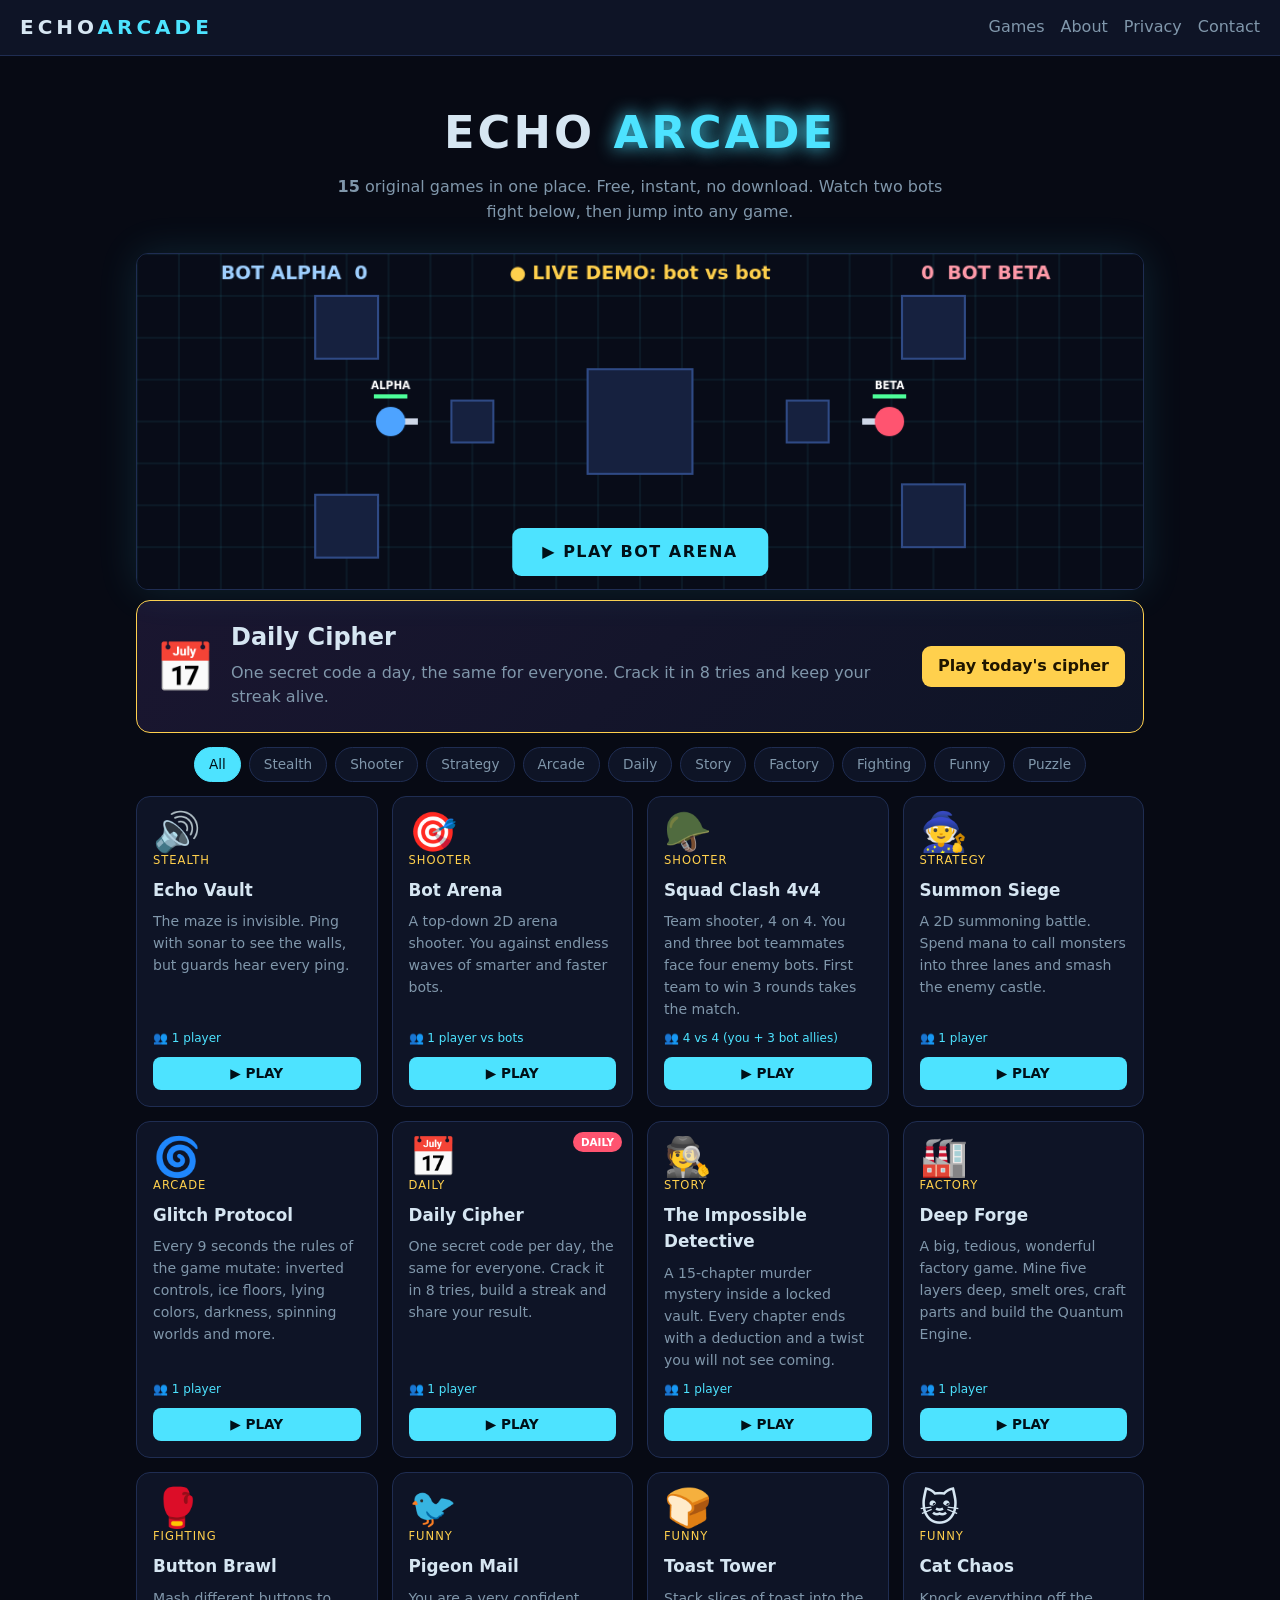
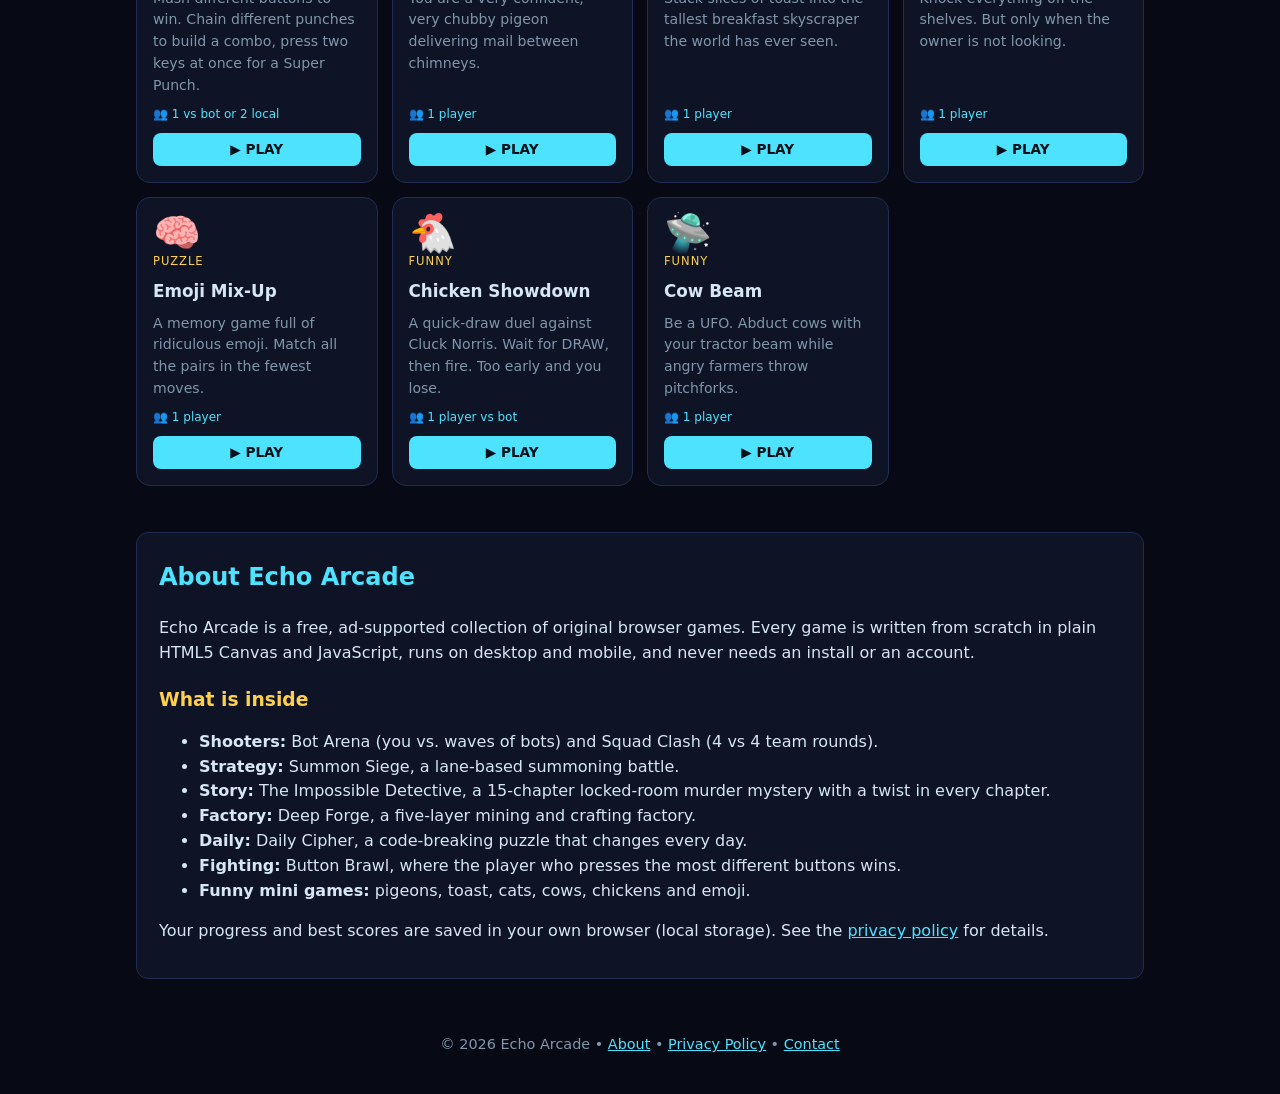
<file: index.html>
<!DOCTYPE html>
<html lang="en">
<head>
<meta charset="utf-8">
<meta name="viewport" content="width=device-width, initial-scale=1">
<title>Echo Arcade – 15 Free Browser Games (Shooters, Mystery, Factory, Daily Puzzle)</title>
<meta name="description" content="Echo Arcade is a free collection of 15 original browser games: 2D shooters with bots, a summoning battler, a 15-chapter detective mystery, a factory game, a daily puzzle and funny mini games. No download.">
<style>:root{--bg:#070a14;--panel:#0e1426;--panel2:#141c34;--line:#1f2d52;--cyan:#4de3ff;--gold:#ffd04d;--red:#ff5470;--green:#4dff9a;--pink:#ff7ad9;--text:#d6e6f2;--muted:#8097ab}
*{box-sizing:border-box}
html,body{margin:0;background:var(--bg);color:var(--text);font-family:system-ui,-apple-system,"Segoe UI",Roboto,sans-serif;line-height:1.55}
a{color:var(--cyan)}
.top{display:flex;justify-content:space-between;align-items:center;padding:12px 20px;border-bottom:1px solid var(--line);background:var(--panel);flex-wrap:wrap;gap:8px}
.logo{font-weight:800;letter-spacing:4px;color:var(--text);text-decoration:none;font-size:1.25rem}
.logo span{color:var(--cyan)}
nav a{margin-left:16px;text-decoration:none;color:var(--muted)}
nav a:hover{color:var(--cyan)}
main{max-width:1040px;margin:0 auto;padding:16px}
footer{text-align:center;color:var(--muted);padding:24px 12px;font-size:.9rem}
.hero{text-align:center;padding:26px 8px 8px}
.hero h1{margin:0;font-size:clamp(1.8rem,5vw,2.8rem);letter-spacing:3px}
.hero h1 span{color:var(--cyan);text-shadow:0 0 18px var(--cyan)}
.hero p{color:var(--muted);max-width:640px;margin:8px auto}
.chips{display:flex;gap:8px;flex-wrap:wrap;justify-content:center;margin:14px 0}
.chip{background:var(--panel);border:1px solid var(--line);color:var(--muted);padding:6px 14px;border-radius:99px;cursor:pointer;font:inherit;font-size:.85rem}
.chip.on,.chip:hover{color:#001018;background:var(--cyan);border-color:var(--cyan)}
.grid{display:grid;grid-template-columns:repeat(auto-fill,minmax(230px,1fr));gap:14px;margin-top:8px}
.card{display:flex;flex-direction:column;background:var(--panel);border:1px solid var(--line);border-radius:14px;padding:16px;text-decoration:none;color:var(--text);transition:.15s;position:relative;overflow:hidden}
.card:hover{transform:translateY(-3px);border-color:var(--cyan);box-shadow:0 6px 28px rgba(77,227,255,.15)}
.card .em{font-size:2.4rem;line-height:1}
.card h3{margin:8px 0 2px;font-size:1.05rem}
.card .meta{font-size:.72rem;color:var(--gold);letter-spacing:1px;text-transform:uppercase}
.card p{font-size:.88rem;color:var(--muted);margin:6px 0 0;flex:1}
.card .pl{font-size:.75rem;color:var(--cyan);margin-top:8px}
.card .new{position:absolute;top:10px;right:10px;background:var(--red);color:#fff;font-size:.65rem;padding:2px 8px;border-radius:99px;font-weight:700}
.featured{border:1px solid var(--gold);background:linear-gradient(135deg,#1a1630,#0e1426);border-radius:14px;padding:18px;display:flex;gap:16px;align-items:center;flex-wrap:wrap;margin-top:10px}
.featured .em{font-size:3rem}
.featured h2{margin:0}
.featured p{margin:4px 0;color:var(--muted)}
.btn{background:var(--panel2);color:var(--cyan);border:1px solid #2a4a7a;border-radius:9px;padding:8px 16px;font:inherit;cursor:pointer;text-decoration:none;display:inline-block}
.btn:hover:not(:disabled){background:#1c2a4e}
.btn:disabled{opacity:.4;cursor:not-allowed}
.btn.big{background:var(--cyan);color:#001018;border:0;padding:12px 30px;font-weight:800;letter-spacing:1.5px}
.btn.big:hover{filter:brightness(1.15)}
.btn.gold{background:var(--gold);color:#201600;border:0;font-weight:700}
.adslot{min-height:10px;margin:18px 0;text-align:center}
.content{background:var(--panel);border:1px solid var(--line);border-radius:12px;padding:6px 22px 18px;margin-top:18px}
.content h2{color:var(--cyan)}
.content h3{color:var(--gold);margin-bottom:2px}
.page{max-width:760px;margin:0 auto;padding:20px}
.page h1{color:var(--cyan)}
.ptitle{display:flex;align-items:center;gap:12px;flex-wrap:wrap;margin:6px 0 10px}
.ptitle h1{margin:0;font-size:1.5rem}
.tagpill{background:var(--panel2);border:1px solid var(--line);color:var(--gold);font-size:.7rem;padding:3px 10px;border-radius:99px;letter-spacing:1px;text-transform:uppercase}
.gamebox{position:relative;background:#05070d;border:1px solid var(--line);border-radius:12px;overflow:hidden;box-shadow:0 0 40px rgba(77,227,255,.1);min-height:200px}
.gcanvas{display:block;width:100%;height:auto;touch-action:none;background:#05070d}
.gbar{display:flex;gap:10px 20px;flex-wrap:wrap;justify-content:center;padding:8px 10px;background:var(--panel);font-size:.85rem;color:var(--muted);border-bottom:1px solid var(--line)}
.gbar b{color:var(--cyan)}
.ov{position:absolute;inset:0;background:rgba(5,7,13,.9);display:flex;align-items:center;justify-content:center;text-align:center;padding:18px;z-index:5;overflow:auto}
.ovin{max-width:560px}
.ovin h2{margin:0 0 6px;color:var(--cyan);letter-spacing:3px}
.ovin p{margin:6px 0}
.ovbtns{display:flex;gap:10px;justify-content:center;flex-wrap:wrap;margin-top:14px}
.cards{display:flex;gap:8px;flex-wrap:wrap;justify-content:center;padding:10px;background:var(--panel)}
.cards .btn{min-width:84px;text-align:center;line-height:1.2;font-size:.8rem;padding:8px 6px}
.cards .btn.sel{border-color:var(--gold);color:var(--gold)}
.cards .btn .e{font-size:1.5rem;display:block}
.padrow{display:flex;gap:10px;justify-content:center;padding:10px;background:var(--panel);flex-wrap:wrap}
.pbtn{width:78px;height:62px;font-size:1.3rem;border-radius:12px;background:var(--panel2);color:var(--cyan);border:1px solid #2a4a7a;cursor:pointer;touch-action:manipulation;user-select:none;-webkit-user-select:none}
.pbtn:active{background:var(--cyan);color:#001018}
.pbtn.p2{color:var(--pink);border-color:#7a2a62}
.pbtn.p2:active{background:var(--pink);color:#001018}
.dom{padding:16px;max-width:760px;margin:0 auto}
.panel{background:var(--panel);border:1px solid var(--line);border-radius:12px;padding:14px;margin:10px 0}
/* detective */
.dtop{display:flex;justify-content:space-between;align-items:center;gap:8px;flex-wrap:wrap}
.dots{display:flex;gap:4px;flex-wrap:wrap}
.dot{width:16px;height:16px;border-radius:50%;background:var(--panel2);border:1px solid var(--line)}
.dot.ok{background:var(--green)}.dot.bad{background:var(--red)}.dot.now{border-color:var(--gold);box-shadow:0 0 8px var(--gold)}
.story{font-size:1.05rem;line-height:1.7;font-family:Georgia,serif}
.story h2{font-family:system-ui;color:var(--gold);margin:0 0 6px}
.opt{display:block;width:100%;text-align:left;margin:8px 0;padding:12px 14px;background:var(--panel2);border:1px solid var(--line);border-radius:10px;color:var(--text);font:inherit;cursor:pointer}
.opt:hover:not(:disabled){border-color:var(--cyan)}
.opt.right{border-color:var(--green);background:#0d2a1d}
.opt.wrong{border-color:var(--red);background:#2a0f17}
.twist{border-left:4px solid var(--pink);padding:8px 14px;background:#1b1230;border-radius:0 10px 10px 0;margin-top:12px}
.twist b{color:var(--pink);letter-spacing:2px;font-size:.8rem}
.notebook{font-size:.9rem;color:var(--muted)}
.notebook li{margin:4px 0}
/* factory */
.ftabs{display:flex;gap:6px;flex-wrap:wrap;margin:8px 0}
.ftab{background:var(--panel2);border:1px solid var(--line);color:var(--muted);padding:6px 12px;border-radius:8px;cursor:pointer;font:inherit;font-size:.85rem}
.ftab.on{border-color:var(--gold);color:var(--gold)}
.inv{display:flex;flex-wrap:wrap;gap:6px}
.inv span{background:var(--panel2);border:1px solid var(--line);border-radius:8px;padding:3px 9px;font-size:.8rem}
.inv span.zero{opacity:.35}
.frow{display:flex;gap:8px;align-items:center;flex-wrap:wrap;padding:8px 0;border-bottom:1px solid var(--line)}
.frow .nm{min-width:150px;font-weight:600}
.frow .info{color:var(--muted);font-size:.8rem;flex:1;min-width:160px}
.prog{height:6px;background:var(--panel2);border-radius:4px;overflow:hidden;width:100%}
.prog i{display:block;height:100%;background:var(--cyan);width:0}
.small{font-size:.8rem;color:var(--muted)}
/* cipher */
.board{display:grid;gap:6px;margin:10px auto;max-width:360px}
.crow{display:flex;gap:8px;align-items:center;justify-content:center}
.slot{width:46px;height:46px;border-radius:50%;background:var(--panel2);border:2px solid var(--line);display:flex;align-items:center;justify-content:center;font-size:1.6rem}
.slot.cur{border-color:var(--cyan)}
.pegs{display:grid;grid-template-columns:repeat(2,14px);gap:3px;margin-left:8px}
.peg{width:14px;height:14px;border-radius:50%;background:var(--panel2);border:1px solid var(--line)}
.peg.b{background:#fff}.peg.w{background:#888}
.pal{display:flex;gap:8px;justify-content:center;flex-wrap:wrap;margin:10px 0}
.pal .btn{font-size:1.4rem;padding:6px 12px}
@media(max-width:560px){.slot{width:40px;height:40px;font-size:1.3rem}.frow .nm{min-width:100%}}
.demo{display:block;width:100%;height:auto;border:1px solid var(--line);border-radius:12px;box-shadow:0 0 40px rgba(77,227,255,.12);margin-top:12px;background:#080c18}
.demowrap{position:relative}
.demowrap .btn{position:absolute;left:50%;bottom:14px;transform:translateX(-50%)}
@keyframes bob{0%,100%{transform:translateY(0)}50%{transform:translateY(-6px)}}
.card .em{display:inline-block;animation:bob 3s ease-in-out infinite}
.card:nth-child(2n) .em{animation-delay:.6s}.card:nth-child(3n) .em{animation-delay:1.3s}
.card .go{margin-top:10px;color:#001018;background:var(--cyan);border-radius:8px;text-align:center;font-weight:800;padding:6px;font-size:.85rem}
</style>
<script async src="https://pagead2.googlesyndication.com/pagead/js/adsbygoogle.js?client=ca-pub-6319811906363452" crossorigin="anonymous"></script>
</head>
<body>
<header class="top">
  <a class="logo" href="index.html">ECHO<span>ARCADE</span></a>
  <nav><a href="index.html">Games</a><a href="about.html">About</a><a href="privacy.html">Privacy</a><a href="contact.html">Contact</a></nav>
</header>
<main>
  <section class="hero">
    <h1>ECHO <span>ARCADE</span></h1>
    <p><b id="count">15</b> original games in one place. Free, instant, no download. Watch two bots fight below, then jump into any game.</p>
  </section>
  <div class="demowrap">
    <canvas id="demo" class="demo" width="960" height="320"></canvas>
    <a class="btn big" href="play.html?g=bot-arena">▶ PLAY BOT ARENA</a>
  </div>

  <section class="featured">
    <div class="em">📅</div>
    <div style="flex:1;min-width:220px">
      <h2>Daily Cipher</h2>
      <p>One secret code a day, the same for everyone. Crack it in 8 tries and keep your streak alive. <span id="streak"></span></p>
    </div>
    <a class="btn gold" href="play.html?g=daily-cipher">Play today's cipher</a>
  </section>

  <div class="chips" id="chips"></div>
  <section class="grid" id="grid"></section>

  <div class="adslot"></div>

  <section class="content">
    <h2>About Echo Arcade</h2>
    <p>Echo Arcade is a free, ad-supported collection of original browser games. Every game is written from scratch in plain HTML5 Canvas and JavaScript, runs on desktop and mobile, and never needs an install or an account.</p>
    <h3>What is inside</h3>
    <ul>
      <li><b>Shooters:</b> Bot Arena (you vs. waves of bots) and Squad Clash (4 vs 4 team rounds).</li>
      <li><b>Strategy:</b> Summon Siege, a lane-based summoning battle.</li>
      <li><b>Story:</b> The Impossible Detective, a 15-chapter locked-room murder mystery with a twist in every chapter.</li>
      <li><b>Factory:</b> Deep Forge, a five-layer mining and crafting factory.</li>
      <li><b>Daily:</b> Daily Cipher, a code-breaking puzzle that changes every day.</li>
      <li><b>Fighting:</b> Button Brawl, where the player who presses the most different buttons wins.</li>
      <li><b>Funny mini games:</b> pigeons, toast, cats, cows, chickens and emoji.</li>
    </ul>
    <p>Your progress and best scores are saved in your own browser (local storage). See the <a href="privacy.html">privacy policy</a> for details.</p>
  </section>
</main>
<footer>
  <p>© <span id="yr"></span> Echo Arcade • <a href="about.html">About</a> • <a href="privacy.html">Privacy Policy</a> • <a href="contact.html">Contact</a></p>
</footer>
<script>document.getElementById('yr').textContent=new Date().getFullYear();</script>
<script>window.GAMES = [
  {
    id: 'echo-vault', url: 'echo-vault.html', title: 'Echo Vault', emoji: '🔊', tag: 'Stealth', players: '1 player',
    desc: 'The maze is invisible. Ping with sonar to see the walls, but guards hear every ping.',
    how: ['Move with arrow keys or WASD.', 'Press Space to send a sonar ping.', 'Collect every shard, then reach the exit.'],
    tips: ['Move away from your ping spot right after pinging.']
  },
  {
    id: 'bot-arena', file: 'g-shooter.js', title: 'Bot Arena', emoji: '🎯', tag: 'Shooter', players: '1 player vs bots',
    desc: 'A top-down 2D arena shooter. You against endless waves of smarter and faster bots.',
    how: ['Move with WASD or arrow keys and aim with the mouse.', 'Hold the mouse button (or Space) to shoot.', 'On a phone, touch and hold: you move toward your finger and auto-aim at the nearest bot.', 'Grab hearts to heal and lightning bolts for rapid fire.'],
    tips: ['Use the blocks as cover; bots cannot shoot through them.', 'Keep moving sideways. Standing still gets you killed.', 'Each wave heals you a little, so finish waves quickly.']
  },
  {
    id: 'squad-clash', file: 'g-shooter.js', title: 'Squad Clash 4v4', emoji: '🪖', tag: 'Shooter', players: '4 vs 4 (you + 3 bot allies)',
    desc: 'Team shooter, 4 on 4. You and three bot teammates face four enemy bots. First team to win 3 rounds takes the match.',
    how: ['Move with WASD or arrow keys and aim with the mouse.', 'Hold the mouse button (or Space) to shoot.', 'A round ends when one whole team is eliminated.', 'Pick Easy, Normal or Hard before the match starts.'],
    tips: ['Stay close to your teammates so you can focus fire.', 'If you go down, your allies keep fighting for the round.']
  },
  {
    id: 'summon-siege', file: 'g-summoner.js', title: 'Summon Siege', emoji: '🧙', tag: 'Strategy', players: '1 player',
    desc: 'A 2D summoning battle. Spend mana to call monsters into three lanes and smash the enemy castle.',
    how: ['Mana refills over time. Click a card (or press 1-5) to summon a creature.', 'Choose a lane by clicking it or with the up/down arrow keys.', 'Lightning (card 6) lets you click anywhere to strike enemies.', 'Destroy the enemy castle to clear the stage. Each stage is harder.'],
    tips: ['Melee units (Imp, Golem) cannot hit Dragons. Bring Archers or Mages.', 'Golems in front, Archers behind is a classic combo.', 'Do not waste mana; save up for a Dragon when you are safe.']
  },
  {
    id: 'glitch-protocol', file: 'g-glitch.js', title: 'Glitch Protocol', emoji: '🌀', tag: 'Arcade', players: '1 player',
    desc: 'Every 9 seconds the rules of the game mutate: inverted controls, ice floors, lying colors, darkness, spinning worlds and more.',
    how: ['Move with WASD or arrows, or hold the mouse/finger to move toward it.', 'Collect green orbs, avoid red orbs.', 'Read the banner. Each glitch changes how everything works.', 'You have 3 lives.'],
    tips: ['When the banner says COLORS LIE, red orbs are the good ones!', 'In Gravity mode, tap up to flap upward.']
  },
  {
    id: 'daily-cipher', file: 'g-daily.js', title: 'Daily Cipher', emoji: '📅', tag: 'Daily', players: '1 player',
    desc: 'One secret code per day, the same for everyone. Crack it in 8 tries, build a streak and share your result.',
    how: ['Pick 4 colors to make a guess, then press Submit.', '⚫ means right color in the right place. ⚪ means right color, wrong place.', 'Colors can repeat in the secret code.', 'A new code unlocks every day at midnight your time.'],
    tips: ['Use your first guesses to learn which colors exist.', 'Practice mode lets you play extra random codes.']
  },
  {
    id: 'impossible-detective', file: 'g-detective.js', title: 'The Impossible Detective', emoji: '🕵️', tag: 'Story', players: '1 player',
    desc: 'A 15-chapter murder mystery inside a locked vault. Every chapter ends with a deduction and a twist you will not see coming.',
    how: ['Read each chapter carefully. The clues are all in the text.', 'Choose the best deduction at the end of every chapter.', 'Wrong answers do not stop the story, but they cost you Insight.', 'In chapter 15 you must name the culprit.'],
    tips: ['Re-read the notebook (top right) before the final accusation.', 'If something does not fit, it is probably the point.']
  },
  {
    id: 'deep-forge', file: 'g-factory.js', title: 'Deep Forge', emoji: '🏭', tag: 'Factory', players: '1 player',
    desc: 'A big, tedious, wonderful factory game. Mine five layers deep, smelt ores, craft parts and build the Quantum Engine.',
    how: ['Click Mine buttons to dig, then buy miners to dig for you.', 'Smelters and fabricators turn ore into ingots and parts automatically.', 'Unlock the next layer by paying its cost. There are 5 layers.', 'Build 3 Quantum Engines to complete the forge. Progress saves automatically.'],
    tips: ['Coal is needed everywhere. Never let it run out.', 'Buy a machine for each recipe, then scale up the bottleneck.']
  },
  {
    id: 'button-brawl', file: 'g-punch.js', title: 'Button Brawl', emoji: '🥊', tag: 'Fighting', players: '1 vs bot or 2 local',
    desc: 'Mash different buttons to win. Chain different punches to build a combo, press two keys at once for a Super Punch.',
    how: ['Player 1 uses A S D F. Player 2 uses J K L ;', 'Each key is a different punch. Alternating keys builds your combo.', 'Pressing the same key twice in a row breaks the combo.', 'Press two keys at the same instant for a 2.5x Super Punch.', 'On a phone, tap the on-screen buttons to fight the bot.'],
    tips: ['Roll across all four keys instead of spamming one.', 'Hard bots chain Super Punches. Stay on your combo!']
  },
  {
    id: 'pigeon-mail', file: 'g-mini.js', title: 'Pigeon Mail', emoji: '🐦', tag: 'Funny', players: '1 player',
    desc: 'You are a very confident, very chubby pigeon delivering mail between chimneys.',
    how: ['Tap, click or press Space to flap.', 'Fly through the gaps between chimneys.', 'Grab envelopes for bonus points.'],
    tips: ['Small, rhythmic taps beat panic flapping.']
  },
  {
    id: 'toast-tower', file: 'g-mini.js', title: 'Toast Tower', emoji: '🍞', tag: 'Funny', players: '1 player',
    desc: 'Stack slices of toast into the tallest breakfast skyscraper the world has ever seen.',
    how: ['A slice slides left and right. Tap, click or press Space to drop it.', 'Only the overlapping part stays. Perfect drops keep your width.', 'How high can you go?'],
    tips: ['Watch the slice speed up. Drop on the beat.']
  },
  {
    id: 'cat-chaos', file: 'g-mini.js', title: 'Cat Chaos', emoji: '🐱', tag: 'Funny', players: '1 player',
    desc: 'Knock everything off the shelves. But only when the owner is not looking.',
    how: ['Click or tap objects to knock them off the shelf.', 'When the owner shows ❗ get ready, when they show 👀 STOP.', 'Get caught 3 times and the game is over. You have 60 seconds.'],
    tips: ['The warning gives you a short window to sneak in one last swat.']
  },
  {
    id: 'emoji-match', file: 'g-mini.js', title: 'Emoji Mix-Up', emoji: '🧠', tag: 'Puzzle', players: '1 player',
    desc: 'A memory game full of ridiculous emoji. Match all the pairs in the fewest moves.',
    how: ['Click two cards to flip them.', 'Matching pairs stay open.', 'Finish with the fewest moves and the best time.'],
    tips: ['Work in one corner of the board at a time.']
  },
  {
    id: 'chicken-showdown', file: 'g-mini.js', title: 'Chicken Showdown', emoji: '🐔', tag: 'Funny', players: '1 player vs bot',
    desc: 'A quick-draw duel against Cluck Norris. Wait for DRAW, then fire. Too early and you lose.',
    how: ['Wait until the screen says DRAW!', 'Then press Space or tap as fast as you can.', 'Fire early and you lose the duel. Each round Cluck gets faster.'],
    tips: ['Do not anticipate. React.']
  },
  {
    id: 'cow-beam', file: 'g-mini.js', title: 'Cow Beam', emoji: '🛸', tag: 'Funny', players: '1 player',
    desc: 'Be a UFO. Abduct cows with your tractor beam while angry farmers throw pitchforks.',
    how: ['Move the UFO with the mouse, finger or arrow keys.', 'Hold click, touch or Space to fire the beam.', 'Keep the beam on a cow until it floats up.', 'The beam uses energy. Dodge pitchforks. You have 3 lives.'],
    tips: ['Let the beam recharge when farmers are throwing.']
  }
];
</script>
<script>(function () {
  const grid = document.getElementById('grid');
  const chips = document.getElementById('chips');
  const games = window.GAMES;
  const tags = ['All'].concat([...new Set(games.map(g => g.tag))]);
  let cur = 'All';

  function href(g) { return g.url ? g.url : 'play.html?g=' + g.id; }

  function render() {
    grid.innerHTML = '';
    games.filter(g => cur === 'All' || g.tag === cur).forEach(g => {
      const a = document.createElement('a');
      a.className = 'card';
      a.href = href(g);
      a.innerHTML = (g.tag === 'Daily' ? '<span class="new">DAILY</span>' : '') +
        '<div class="em">' + g.emoji + '</div><div class="meta">' + g.tag + '</div><h3>' + g.title + '</h3><p>' + g.desc +
        '</p><div class="pl">👥 ' + g.players + '</div><div class="go">▶ PLAY</div>';
      grid.appendChild(a);
    });
  }

  tags.forEach(t => {
    const b = document.createElement('button');
    b.className = 'chip' + (t === cur ? ' on' : '');
    b.textContent = t;
    b.onclick = () => { cur = t; [...chips.children].forEach(c => c.classList.toggle('on', c.textContent === t)); render(); };
    chips.appendChild(b);
  });
  render();

  try {
    const st = JSON.parse(localStorage.getItem('arc_cipher_stats') || 'null');
    if (st) document.getElementById('streak').textContent = '🔥 Your streak: ' + st.streak + ' day' + (st.streak === 1 ? '' : 's');
  } catch (e) {}
  document.getElementById('count').textContent = games.length;
})();
</script>
<script>(function () {
  var cv = document.getElementById('demo'); if (!cv) return;
  var ctx = cv.getContext('2d'), W = 960, H = 320;
  var obst = [[430, 110, 100, 100], [170, 40, 60, 60], [730, 220, 60, 60], [170, 230, 60, 60], [730, 40, 60, 60], [300, 140, 40, 40], [620, 140, 40, 40]];
  var bots, bullets = [], parts = [], over = 0, msg = '', score = [0, 0];
  function clamp(v, a, b) { return Math.max(a, Math.min(b, v)); }
  function inObst(x, y) { for (var i = 0; i < obst.length; i++) { var o = obst[i]; if (x > o[0] && x < o[0] + o[2] && y > o[1] && y < o[1] + o[3]) return true; } return false; }
  function los(a, b) { var dx = b.x - a.x, dy = b.y - a.y, n = Math.ceil(Math.hypot(dx, dy) / 10); for (var i = 1; i < n; i++) if (inObst(a.x + dx * i / n, a.y + dy * i / n)) return false; return true; }
  function mk(name, col, x, y, ang) { return { name: name, col: col, x: x, y: y, ang: ang, hp: 100, cd: Math.random() * .4, strafe: 1, stT: 1, kick: 0, kx: 0, ky: 0, chk: .6, cx: x, cy: y, flash: 0 }; }
  function reset() { bots = [mk('ALPHA', '#4da3ff', 60, 160, 0), mk('BETA', '#ff5470', W - 60, 160, Math.PI)]; bullets = []; over = 0; msg = ''; }
  function move(u, vx, vy, dt) {
    u.x = clamp(u.x + vx * dt, 14, W - 14); u.y = clamp(u.y + vy * dt, 14, H - 14);
    obst.forEach(function (o) {
      var cx = clamp(u.x, o[0], o[0] + o[2]), cy = clamp(u.y, o[1], o[1] + o[3]), dx = u.x - cx, dy = u.y - cy, d = Math.hypot(dx, dy);
      if (d < 14) { if (d === 0) u.y = o[1] - 14; else { u.x = cx + dx / d * 14; u.y = cy + dy / d * 14; } }
    });
  }
  function ad(a, b) { var d = a - b; while (d > Math.PI) d -= 2 * Math.PI; while (d < -Math.PI) d += 2 * Math.PI; return d; }
  function boom(x, y, c, n) { for (var i = 0; i < n; i++) { var a = Math.random() * 6.28, s = 40 + Math.random() * 200; parts.push({ x: x, y: y, vx: Math.cos(a) * s, vy: Math.sin(a) * s, l: .3 + Math.random() * .4, c: c }); } }
  function ai(b, o, dt) {
    var dx = o.x - b.x, dy = o.y - b.y, dist = Math.hypot(dx, dy), vis = los(b, o), want = Math.atan2(dy, dx), da = ad(want, b.ang);
    b.ang += clamp(da, -5 * dt, 5 * dt);
    b.stT -= dt; if (b.stT <= 0) { b.strafe *= -1; b.stT = .8 + Math.random() * 1.4; }
    var fx = Math.cos(want), fy = Math.sin(want), mx = 0, my = 0, wm = true;
    if (b.kick > 0) { b.kick -= dt; mx = b.kx; my = b.ky; wm = false; }
    else { if (!vis || dist > 280) { mx = fx; my = fy; } else if (dist < 150) { mx = -fx * .8; my = -fy * .8; } if (vis) { mx += -fy * b.strafe * .8; my += fx * b.strafe * .8; } }
    var l = Math.hypot(mx, my); if (l > 0) { mx /= l; my /= l; }
    move(b, mx * 120, my * 120, dt);
    b.chk -= dt; if (b.chk <= 0) { if (wm && l > 0 && Math.hypot(b.x - b.cx, b.y - b.cy) < 18) { var a = Math.random() * 6.28; b.kx = Math.cos(a); b.ky = Math.sin(a); b.kick = .6; } b.cx = b.x; b.cy = b.y; b.chk = .6; }
    b.cd -= dt; b.flash = Math.max(0, b.flash - dt);
    if (vis && dist < 520 && b.cd <= 0 && Math.abs(da) < .3) { var aa = b.ang + (Math.random() - .5) * .25; bullets.push({ x: b.x + Math.cos(b.ang) * 20, y: b.y + Math.sin(b.ang) * 20, vx: Math.cos(aa) * 440, vy: Math.sin(aa) * 440, from: b, life: 1.3 }); b.cd = .32 + Math.random() * .25; b.flash = .06; }
  }
  function step(dt) {
    parts.forEach(function (p) { p.x += p.vx * dt; p.y += p.vy * dt; p.l -= dt; }); parts = parts.filter(function (p) { return p.l > 0; });
    if (over > 0) { over -= dt; if (over <= 0) reset(); return; }
    ai(bots[0], bots[1], dt); ai(bots[1], bots[0], dt);
    for (var i = bullets.length - 1; i >= 0; i--) {
      var b = bullets[i]; b.x += b.vx * dt; b.y += b.vy * dt; b.life -= dt; var dead = b.life <= 0 || b.x < 0 || b.x > W || b.y < 0 || b.y > H || inObst(b.x, b.y);
      if (!dead) bots.forEach(function (u) { if (u !== b.from && Math.hypot(u.x - b.x, u.y - b.y) < 17) { u.hp -= 8; boom(b.x, b.y, '#fff', 4); dead = true; if (u.hp <= 0) { var w = u === bots[0] ? 1 : 0; score[w]++; boom(u.x, u.y, u.col, 30); msg = 'BOT ' + bots[w].name + ' WINS!'; over = 2; } } });
      if (dead) bullets.splice(i, 1);
    }
  }
  function draw() {
    ctx.fillStyle = '#080c18'; ctx.fillRect(0, 0, W, H);
    ctx.strokeStyle = 'rgba(77,227,255,.06)'; for (var x = 0; x < W; x += 40) { ctx.beginPath(); ctx.moveTo(x, 0); ctx.lineTo(x, H); ctx.stroke(); } for (var y = 0; y < H; y += 40) { ctx.beginPath(); ctx.moveTo(0, y); ctx.lineTo(W, y); ctx.stroke(); }
    obst.forEach(function (o) { ctx.fillStyle = '#16213f'; ctx.fillRect(o[0], o[1], o[2], o[3]); ctx.strokeStyle = '#2f4a85'; ctx.lineWidth = 2; ctx.strokeRect(o[0], o[1], o[2], o[3]); });
    bots.forEach(function (u) {
      if (u.hp <= 0) return;
      ctx.save(); ctx.translate(u.x, u.y); ctx.rotate(u.ang); ctx.fillStyle = '#cfd8e8'; ctx.fillRect(6, -3, 20, 6); if (u.flash > 0) { ctx.fillStyle = '#ffd04d'; ctx.beginPath(); ctx.arc(30, 0, 6, 0, 7); ctx.fill(); } ctx.restore();
      ctx.fillStyle = u.col; ctx.beginPath(); ctx.arc(u.x, u.y, 14, 0, 7); ctx.fill();
      ctx.fillStyle = '#222'; ctx.fillRect(u.x - 16, u.y - 26, 32, 4); ctx.fillStyle = u.hp > 40 ? '#4dff9a' : '#ff5470'; ctx.fillRect(u.x - 16, u.y - 26, 32 * Math.max(0, u.hp / 100), 4);
      ctx.fillStyle = '#fff'; ctx.font = 'bold 10px system-ui'; ctx.textAlign = 'center'; ctx.fillText(u.name, u.x, u.y - 31);
    });
    bullets.forEach(function (b) { ctx.fillStyle = b.from === bots[0] ? '#9fd0ff' : '#ff9aa9'; ctx.beginPath(); ctx.arc(b.x, b.y, 3, 0, 7); ctx.fill(); });
    parts.forEach(function (p) { ctx.globalAlpha = clamp(p.l * 2.5, 0, 1); ctx.fillStyle = p.c; ctx.fillRect(p.x, p.y, 3, 3); }); ctx.globalAlpha = 1;
    ctx.textAlign = 'center'; ctx.font = 'bold 18px system-ui'; ctx.fillStyle = '#9fd0ff'; ctx.fillText('BOT ALPHA  ' + score[0], 150, 24); ctx.fillStyle = '#ff9aa9'; ctx.fillText(score[1] + '  BOT BETA', W - 150, 24);
    ctx.fillStyle = '#ffd04d'; ctx.fillText('● LIVE DEMO: bot vs bot', W / 2, 24);
    if (over > 0) { ctx.font = 'bold 36px system-ui'; ctx.fillStyle = '#fff'; ctx.fillText(msg, W / 2, H / 2 + 10); }
  }
  reset();
  var last = performance.now();
  (function loop(t) { var dt = Math.min(.05, (t - last) / 1000); last = t; step(dt); draw(); requestAnimationFrame(loop); })(last);
})();
</script>
</body>
</html>
</file>
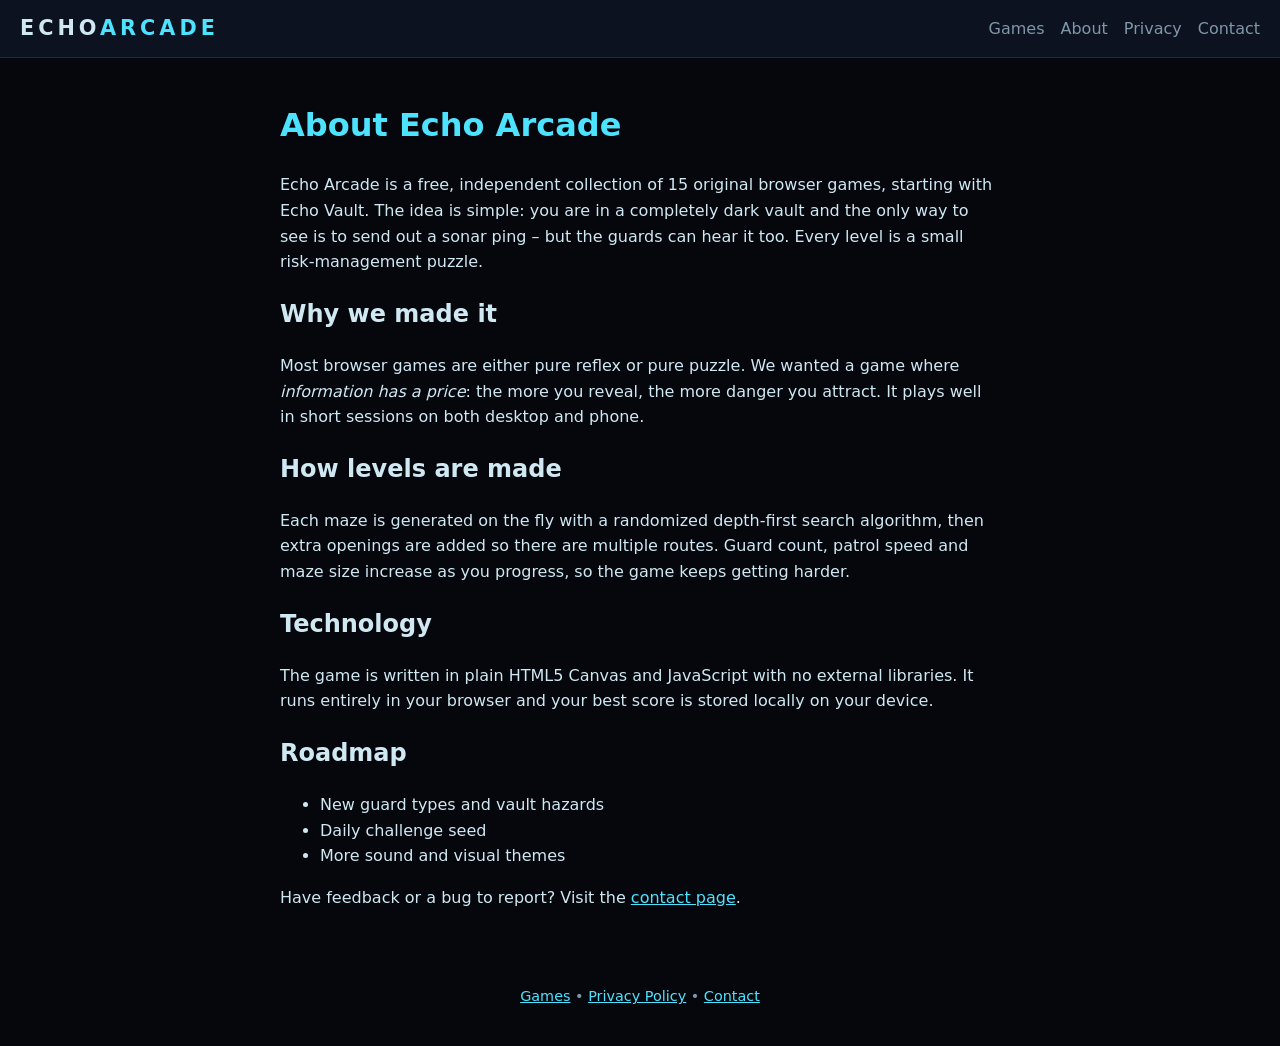
<file: about.html>
<!DOCTYPE html>
<html lang="en"><head><meta charset="utf-8"><meta name="viewport" content="width=device-width, initial-scale=1">
<title>About Echo Arcade</title>
<meta name="description" content="About Echo Vault, a free sonar stealth puzzle game for your browser.">
<style>:root{--bg:#05070d;--panel:#0c1220;--cyan:#4de3ff;--gold:#ffd04d;--red:#ff4d6a;--text:#cfe8f2;--muted:#7f97a6}
*{box-sizing:border-box}
html,body{margin:0;background:var(--bg);color:var(--text);font-family:system-ui,-apple-system,Segoe UI,Roboto,sans-serif;line-height:1.6}
a{color:var(--cyan)}
.top{display:flex;justify-content:space-between;align-items:center;padding:12px 20px;border-bottom:1px solid #12304a;background:var(--panel);flex-wrap:wrap;gap:8px}
.logo{font-weight:800;letter-spacing:4px;color:var(--text);text-decoration:none;font-size:1.3rem}
.logo span{color:var(--cyan)}
nav a{margin-left:16px;text-decoration:none;color:var(--muted)}
nav a:hover{color:var(--cyan)}
main{max-width:980px;margin:0 auto;padding:16px}
.hud{display:flex;flex-wrap:wrap;gap:8px 22px;justify-content:center;font-size:.85rem;color:var(--muted);letter-spacing:1px;margin-bottom:8px}
.hud b{color:var(--cyan);font-size:1rem}
.canvas-wrap{position:relative;border:1px solid #12304a;border-radius:10px;overflow:hidden;box-shadow:0 0 40px rgba(77,227,255,.12)}
canvas{display:block;width:100%;height:auto;background:#05070d;touch-action:none}
.overlay{position:absolute;inset:0;background:rgba(5,7,13,.92);display:flex;flex-direction:column;align-items:center;justify-content:center;text-align:center;padding:20px;gap:10px}
.overlay.hidden{display:none}
.overlay h1{margin:0;font-size:clamp(1.8rem,6vw,3rem);letter-spacing:8px;color:var(--cyan);text-shadow:0 0 20px var(--cyan)}
.overlay p{max-width:520px;margin:0}
.overlay small{color:var(--muted)}
button{font:inherit;cursor:pointer}
.big{background:var(--cyan);color:#001018;border:0;padding:12px 34px;border-radius:8px;font-weight:800;letter-spacing:2px}
.big:hover{filter:brightness(1.15)}
.pad{display:grid;grid-template-columns:repeat(3,64px);grid-template-areas:". up ping" "left down right";gap:8px;justify-content:center;margin:14px auto}
.pad button{background:var(--panel);color:var(--cyan);border:1px solid #1a4a66;border-radius:10px;height:56px;font-size:1.2rem;user-select:none;-webkit-user-select:none;touch-action:manipulation}
.pad button:active{background:#12304a}
.pad [data-d=up]{grid-area:up}.pad [data-d=left]{grid-area:left}.pad [data-d=down]{grid-area:down}.pad [data-d=right]{grid-area:right}
.pad .ping{grid-area:ping;background:var(--cyan);color:#001018;font-weight:800;font-size:.9rem}
@media(min-width:900px){.pad{opacity:.55}}
.adslot{min-height:10px;margin:16px 0;text-align:center}
.content{background:var(--panel);border:1px solid #12304a;border-radius:10px;padding:8px 24px 20px;margin-top:20px}
.content h2{color:var(--cyan);margin-top:22px}
.content h3{color:var(--gold);margin-bottom:4px}
footer{text-align:center;color:var(--muted);padding:24px 12px;font-size:.9rem}
.page{max-width:760px;margin:0 auto;padding:20px}
.page h1{color:var(--cyan)}
</style>
<script async src="https://pagead2.googlesyndication.com/pagead/js/adsbygoogle.js?client=ca-pub-6319811906363452" crossorigin="anonymous"></script>
</head><body>
<header class="top"><a class="logo" href="index.html">ECHO<span>ARCADE</span></a>
<nav><a href="index.html">Games</a><a href="about.html">About</a><a href="privacy.html">Privacy</a><a href="contact.html">Contact</a></nav></header>
<main class="page">
<h1>About Echo Arcade</h1>
<p>Echo Arcade is a free, independent collection of 15 original browser games, starting with Echo Vault. The idea is simple: you are in a completely dark vault and the only way to see is to send out a sonar ping – but the guards can hear it too. Every level is a small risk-management puzzle.</p>
<h2>Why we made it</h2>
<p>Most browser games are either pure reflex or pure puzzle. We wanted a game where <em>information has a price</em>: the more you reveal, the more danger you attract. It plays well in short sessions on both desktop and phone.</p>
<h2>How levels are made</h2>
<p>Each maze is generated on the fly with a randomized depth-first search algorithm, then extra openings are added so there are multiple routes. Guard count, patrol speed and maze size increase as you progress, so the game keeps getting harder.</p>
<h2>Technology</h2>
<p>The game is written in plain HTML5 Canvas and JavaScript with no external libraries. It runs entirely in your browser and your best score is stored locally on your device.</p>
<h2>Roadmap</h2>
<ul><li>New guard types and vault hazards</li><li>Daily challenge seed</li><li>More sound and visual themes</li></ul>
<p>Have feedback or a bug to report? Visit the <a href="contact.html">contact page</a>.</p>
</main>
<footer><p><a href="index.html">Games</a> • <a href="privacy.html">Privacy Policy</a> • <a href="contact.html">Contact</a></p></footer>
</body></html>
</file>
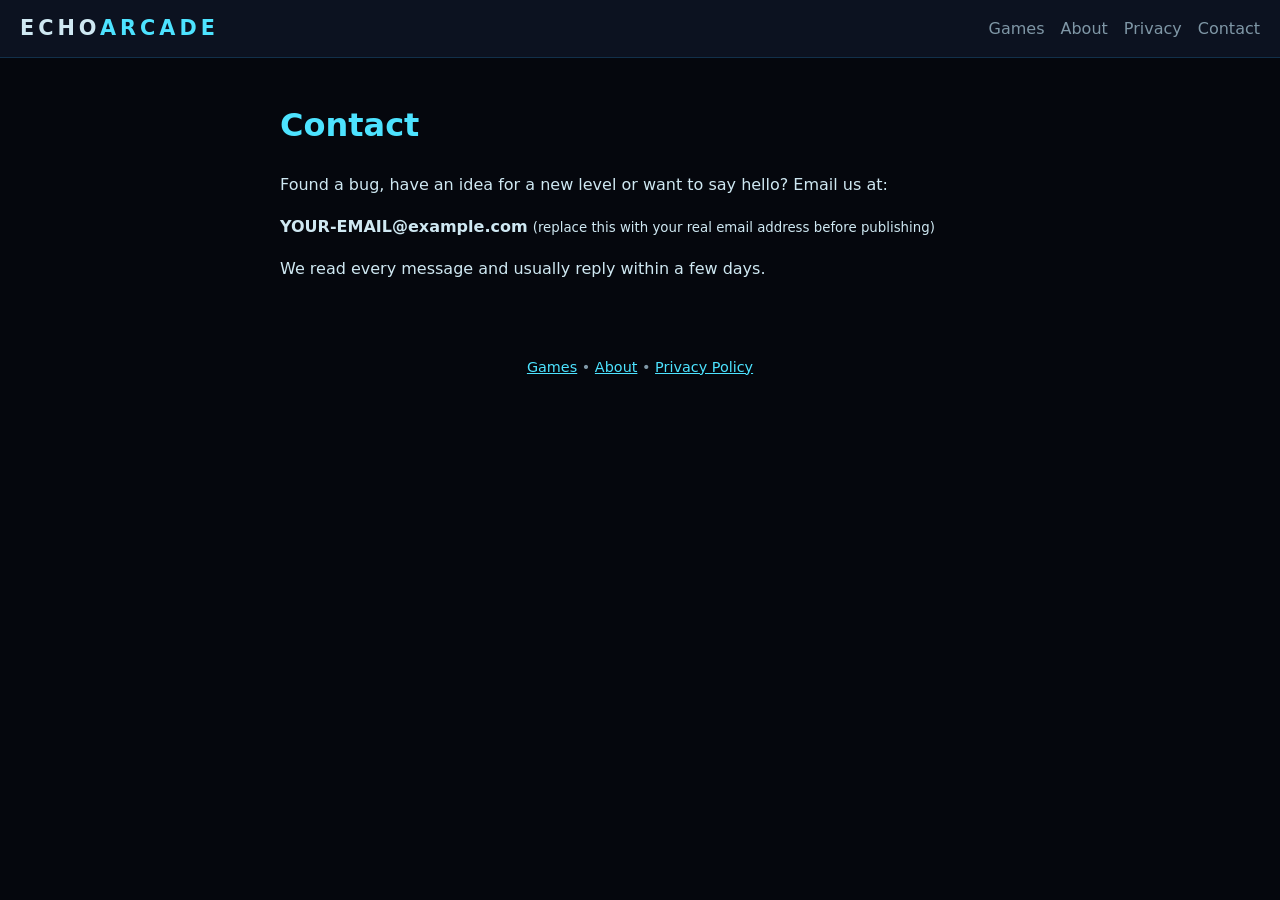
<file: contact.html>
<!DOCTYPE html>
<html lang="en"><head><meta charset="utf-8"><meta name="viewport" content="width=device-width, initial-scale=1">
<title>Contact – Echo Arcade</title>
<style>:root{--bg:#05070d;--panel:#0c1220;--cyan:#4de3ff;--gold:#ffd04d;--red:#ff4d6a;--text:#cfe8f2;--muted:#7f97a6}
*{box-sizing:border-box}
html,body{margin:0;background:var(--bg);color:var(--text);font-family:system-ui,-apple-system,Segoe UI,Roboto,sans-serif;line-height:1.6}
a{color:var(--cyan)}
.top{display:flex;justify-content:space-between;align-items:center;padding:12px 20px;border-bottom:1px solid #12304a;background:var(--panel);flex-wrap:wrap;gap:8px}
.logo{font-weight:800;letter-spacing:4px;color:var(--text);text-decoration:none;font-size:1.3rem}
.logo span{color:var(--cyan)}
nav a{margin-left:16px;text-decoration:none;color:var(--muted)}
nav a:hover{color:var(--cyan)}
main{max-width:980px;margin:0 auto;padding:16px}
.hud{display:flex;flex-wrap:wrap;gap:8px 22px;justify-content:center;font-size:.85rem;color:var(--muted);letter-spacing:1px;margin-bottom:8px}
.hud b{color:var(--cyan);font-size:1rem}
.canvas-wrap{position:relative;border:1px solid #12304a;border-radius:10px;overflow:hidden;box-shadow:0 0 40px rgba(77,227,255,.12)}
canvas{display:block;width:100%;height:auto;background:#05070d;touch-action:none}
.overlay{position:absolute;inset:0;background:rgba(5,7,13,.92);display:flex;flex-direction:column;align-items:center;justify-content:center;text-align:center;padding:20px;gap:10px}
.overlay.hidden{display:none}
.overlay h1{margin:0;font-size:clamp(1.8rem,6vw,3rem);letter-spacing:8px;color:var(--cyan);text-shadow:0 0 20px var(--cyan)}
.overlay p{max-width:520px;margin:0}
.overlay small{color:var(--muted)}
button{font:inherit;cursor:pointer}
.big{background:var(--cyan);color:#001018;border:0;padding:12px 34px;border-radius:8px;font-weight:800;letter-spacing:2px}
.big:hover{filter:brightness(1.15)}
.pad{display:grid;grid-template-columns:repeat(3,64px);grid-template-areas:". up ping" "left down right";gap:8px;justify-content:center;margin:14px auto}
.pad button{background:var(--panel);color:var(--cyan);border:1px solid #1a4a66;border-radius:10px;height:56px;font-size:1.2rem;user-select:none;-webkit-user-select:none;touch-action:manipulation}
.pad button:active{background:#12304a}
.pad [data-d=up]{grid-area:up}.pad [data-d=left]{grid-area:left}.pad [data-d=down]{grid-area:down}.pad [data-d=right]{grid-area:right}
.pad .ping{grid-area:ping;background:var(--cyan);color:#001018;font-weight:800;font-size:.9rem}
@media(min-width:900px){.pad{opacity:.55}}
.adslot{min-height:10px;margin:16px 0;text-align:center}
.content{background:var(--panel);border:1px solid #12304a;border-radius:10px;padding:8px 24px 20px;margin-top:20px}
.content h2{color:var(--cyan);margin-top:22px}
.content h3{color:var(--gold);margin-bottom:4px}
footer{text-align:center;color:var(--muted);padding:24px 12px;font-size:.9rem}
.page{max-width:760px;margin:0 auto;padding:20px}
.page h1{color:var(--cyan)}
</style>
<script async src="https://pagead2.googlesyndication.com/pagead/js/adsbygoogle.js?client=ca-pub-6319811906363452" crossorigin="anonymous"></script>
</head><body>
<header class="top"><a class="logo" href="index.html">ECHO<span>ARCADE</span></a>
<nav><a href="index.html">Games</a><a href="about.html">About</a><a href="privacy.html">Privacy</a><a href="contact.html">Contact</a></nav></header>
<main class="page">
<h1>Contact</h1>
<p>Found a bug, have an idea for a new level or want to say hello? Email us at:</p>
<p><b>YOUR-EMAIL@example.com</b> <small>(replace this with your real email address before publishing)</small></p>
<p>We read every message and usually reply within a few days.</p>
</main>
<footer><p><a href="index.html">Games</a> • <a href="about.html">About</a> • <a href="privacy.html">Privacy Policy</a></p></footer>
</body></html>
</file>
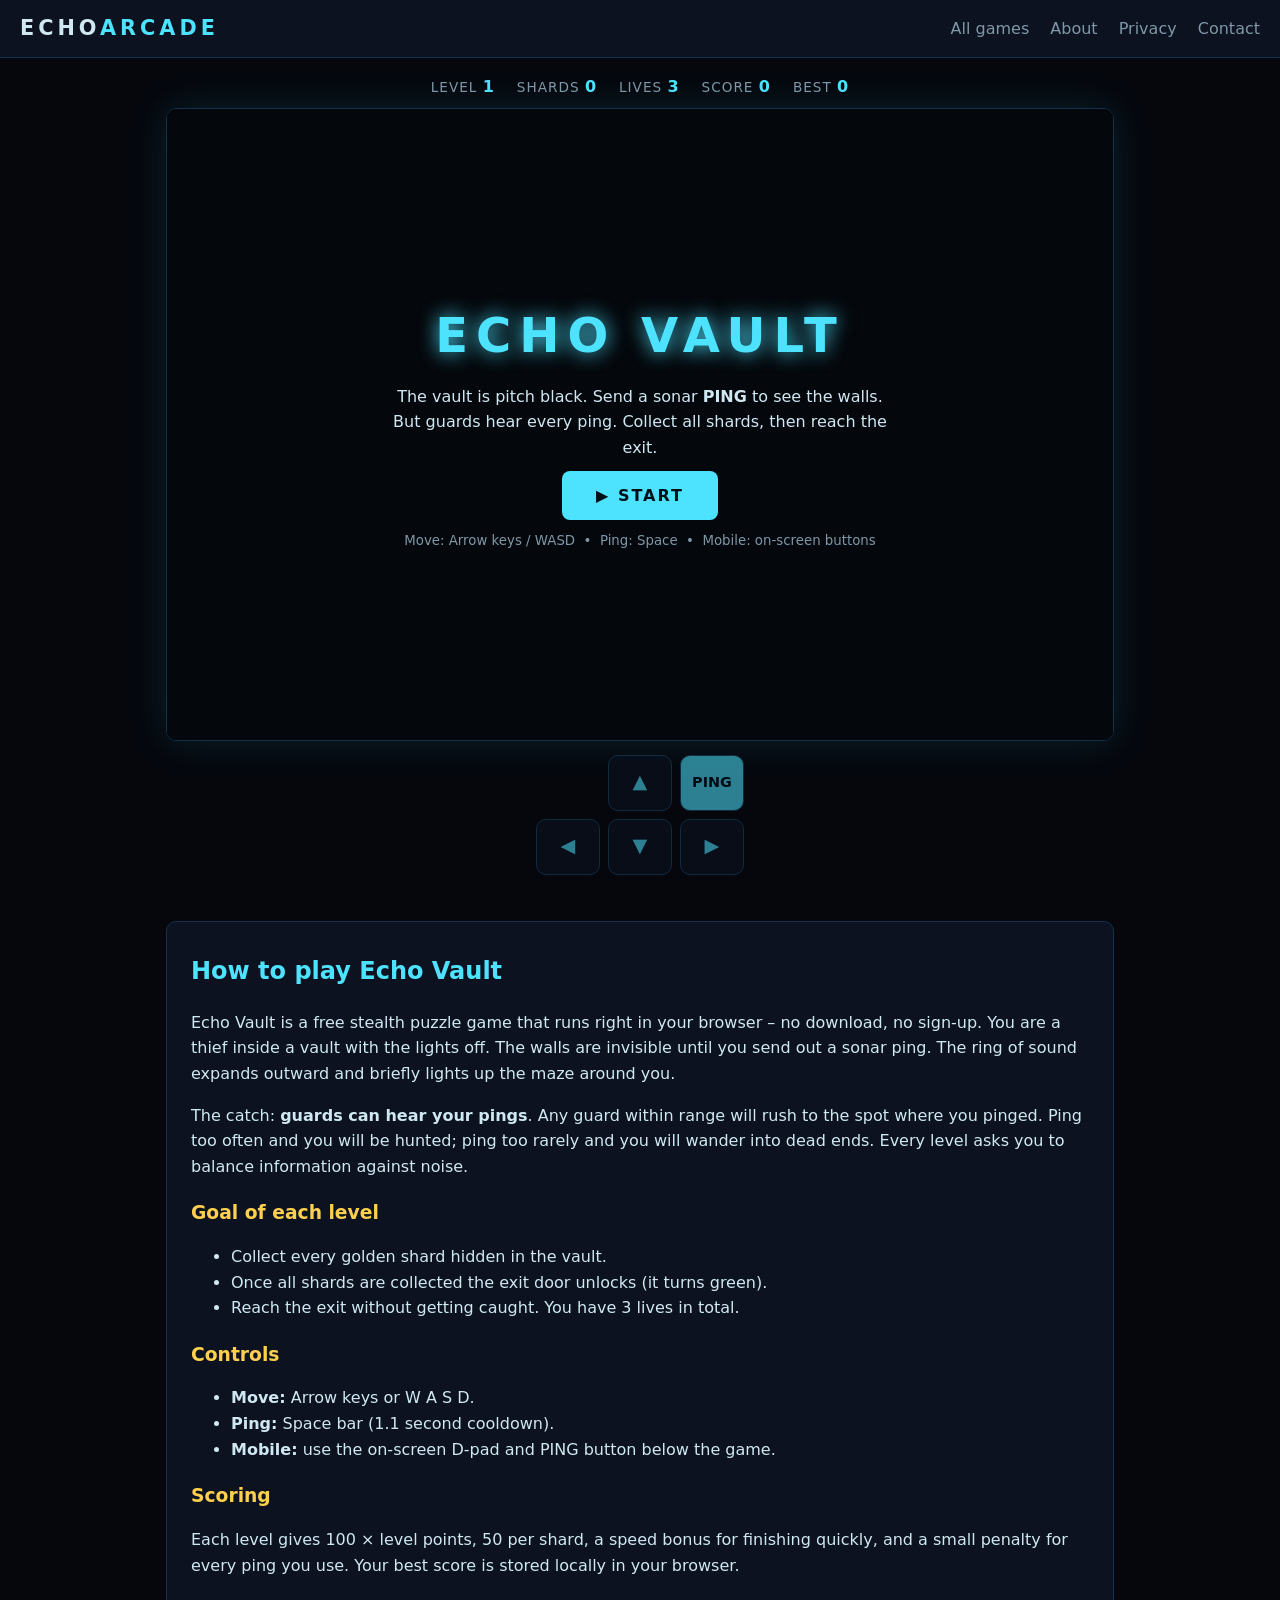
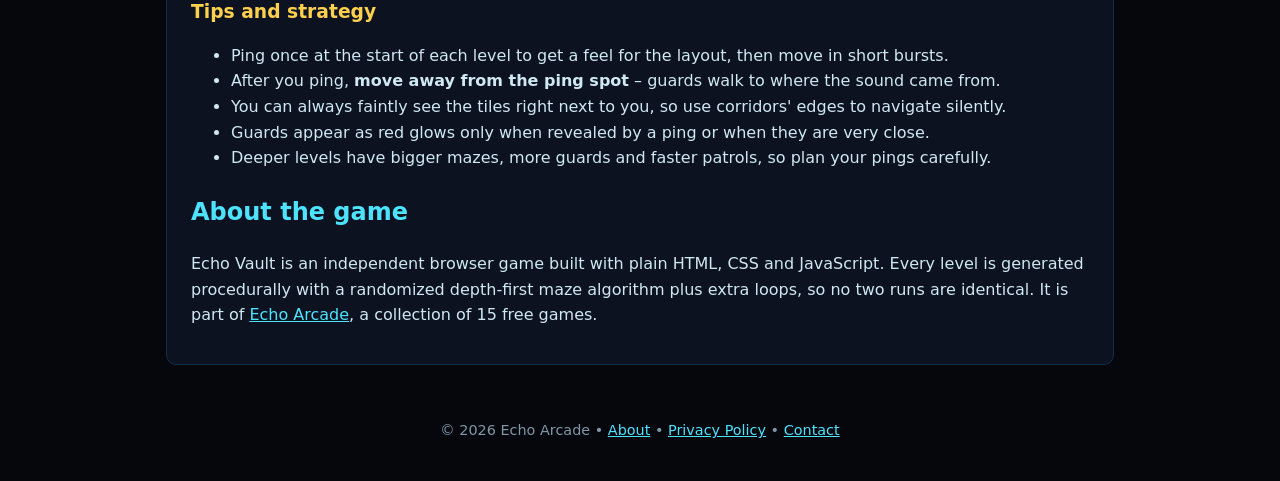
<file: echo-vault.html>
<!DOCTYPE html>
<html lang="en">
<head>
<meta charset="utf-8">
<meta name="viewport" content="width=device-width, initial-scale=1, maximum-scale=1">
<title>Echo Vault – Sonar Stealth Maze Game (Free, Play in Browser)</title>
<meta name="description" content="Echo Vault is a free browser stealth puzzle game. The maze is invisible – ping with sonar to reveal walls, but every ping alerts the guards. Endless procedurally generated levels.">
<style>:root{--bg:#05070d;--panel:#0c1220;--cyan:#4de3ff;--gold:#ffd04d;--red:#ff4d6a;--text:#cfe8f2;--muted:#7f97a6}
*{box-sizing:border-box}
html,body{margin:0;background:var(--bg);color:var(--text);font-family:system-ui,-apple-system,Segoe UI,Roboto,sans-serif;line-height:1.6}
a{color:var(--cyan)}
.top{display:flex;justify-content:space-between;align-items:center;padding:12px 20px;border-bottom:1px solid #12304a;background:var(--panel);flex-wrap:wrap;gap:8px}
.logo{font-weight:800;letter-spacing:4px;color:var(--text);text-decoration:none;font-size:1.3rem}
.logo span{color:var(--cyan)}
nav a{margin-left:16px;text-decoration:none;color:var(--muted)}
nav a:hover{color:var(--cyan)}
main{max-width:980px;margin:0 auto;padding:16px}
.hud{display:flex;flex-wrap:wrap;gap:8px 22px;justify-content:center;font-size:.85rem;color:var(--muted);letter-spacing:1px;margin-bottom:8px}
.hud b{color:var(--cyan);font-size:1rem}
.canvas-wrap{position:relative;border:1px solid #12304a;border-radius:10px;overflow:hidden;box-shadow:0 0 40px rgba(77,227,255,.12)}
canvas{display:block;width:100%;height:auto;background:#05070d;touch-action:none}
.overlay{position:absolute;inset:0;background:rgba(5,7,13,.92);display:flex;flex-direction:column;align-items:center;justify-content:center;text-align:center;padding:20px;gap:10px}
.overlay.hidden{display:none}
.overlay h1{margin:0;font-size:clamp(1.8rem,6vw,3rem);letter-spacing:8px;color:var(--cyan);text-shadow:0 0 20px var(--cyan)}
.overlay p{max-width:520px;margin:0}
.overlay small{color:var(--muted)}
button{font:inherit;cursor:pointer}
.big{background:var(--cyan);color:#001018;border:0;padding:12px 34px;border-radius:8px;font-weight:800;letter-spacing:2px}
.big:hover{filter:brightness(1.15)}
.pad{display:grid;grid-template-columns:repeat(3,64px);grid-template-areas:". up ping" "left down right";gap:8px;justify-content:center;margin:14px auto}
.pad button{background:var(--panel);color:var(--cyan);border:1px solid #1a4a66;border-radius:10px;height:56px;font-size:1.2rem;user-select:none;-webkit-user-select:none;touch-action:manipulation}
.pad button:active{background:#12304a}
.pad [data-d=up]{grid-area:up}.pad [data-d=left]{grid-area:left}.pad [data-d=down]{grid-area:down}.pad [data-d=right]{grid-area:right}
.pad .ping{grid-area:ping;background:var(--cyan);color:#001018;font-weight:800;font-size:.9rem}
@media(min-width:900px){.pad{opacity:.55}}
.adslot{min-height:10px;margin:16px 0;text-align:center}
.content{background:var(--panel);border:1px solid #12304a;border-radius:10px;padding:8px 24px 20px;margin-top:20px}
.content h2{color:var(--cyan);margin-top:22px}
.content h3{color:var(--gold);margin-bottom:4px}
footer{text-align:center;color:var(--muted);padding:24px 12px;font-size:.9rem}
.page{max-width:760px;margin:0 auto;padding:20px}
.page h1{color:var(--cyan)}
</style>
<script async src="https://pagead2.googlesyndication.com/pagead/js/adsbygoogle.js?client=ca-pub-6319811906363452" crossorigin="anonymous"></script>
</head>
<body>
<header class="top">
  <a class="logo" href="index.html">ECHO<span>ARCADE</span></a>
  <nav>
    <a href="index.html">All games</a>
    <a href="about.html">About</a>
    <a href="privacy.html">Privacy</a>
    <a href="contact.html">Contact</a>
  </nav>
</header>

<main>
  <section class="stage">
    <div class="hud">
      <div>LEVEL <b id="hLevel">1</b></div>
      <div>SHARDS <b id="hShards">0/0</b></div>
      <div>LIVES <b id="hLives">3</b></div>
      <div>SCORE <b id="hScore">0</b></div>
      <div>BEST <b id="hBest">0</b></div>
    </div>
    <div class="canvas-wrap">
      <canvas id="game"></canvas>
      <div id="overlay" class="overlay">
        <h1>ECHO VAULT</h1>
        <p>The vault is pitch black. Send a sonar <b>PING</b> to see the walls.<br>
        But guards hear every ping. Collect all shards, then reach the exit.</p>
        <button id="startBtn" class="big">▶ START</button>
        <small>Move: Arrow keys / WASD &nbsp;•&nbsp; Ping: Space &nbsp;•&nbsp; Mobile: on-screen buttons</small>
      </div>
    </div>
    <div class="pad" id="pad">
      <button data-d="up" aria-label="Up">▲</button>
      <button data-d="left" aria-label="Left">◀</button>
      <button id="pingBtn" class="ping" aria-label="Ping">PING</button>
      <button data-d="right" aria-label="Right">▶</button>
      <button data-d="down" aria-label="Down">▼</button>
    </div>
  </section>

  <div class="adslot" id="adslot1"></div>

  <section class="content">
    <h2>How to play Echo Vault</h2>
    <p>Echo Vault is a free stealth puzzle game that runs right in your browser – no download, no sign-up. You are a thief inside a vault with the lights off. The walls are invisible until you send out a sonar ping. The ring of sound expands outward and briefly lights up the maze around you.</p>
    <p>The catch: <b>guards can hear your pings</b>. Any guard within range will rush to the spot where you pinged. Ping too often and you will be hunted; ping too rarely and you will wander into dead ends. Every level asks you to balance information against noise.</p>

    <h3>Goal of each level</h3>
    <ul>
      <li>Collect every golden shard hidden in the vault.</li>
      <li>Once all shards are collected the exit door unlocks (it turns green).</li>
      <li>Reach the exit without getting caught. You have 3 lives in total.</li>
    </ul>

    <h3>Controls</h3>
    <ul>
      <li><b>Move:</b> Arrow keys or W A S D.</li>
      <li><b>Ping:</b> Space bar (1.1 second cooldown).</li>
      <li><b>Mobile:</b> use the on-screen D-pad and PING button below the game.</li>
    </ul>

    <h3>Scoring</h3>
    <p>Each level gives 100 × level points, 50 per shard, a speed bonus for finishing quickly, and a small penalty for every ping you use. Your best score is stored locally in your browser.</p>

    <h3>Tips and strategy</h3>
    <ul>
      <li>Ping once at the start of each level to get a feel for the layout, then move in short bursts.</li>
      <li>After you ping, <b>move away from the ping spot</b> – guards walk to where the sound came from.</li>
      <li>You can always faintly see the tiles right next to you, so use corridors' edges to navigate silently.</li>
      <li>Guards appear as red glows only when revealed by a ping or when they are very close.</li>
      <li>Deeper levels have bigger mazes, more guards and faster patrols, so plan your pings carefully.</li>
    </ul>

    <h2>About the game</h2>
    <p>Echo Vault is an independent browser game built with plain HTML, CSS and JavaScript. Every level is generated procedurally with a randomized depth-first maze algorithm plus extra loops, so no two runs are identical. It is part of <a href="index.html">Echo Arcade</a>, a collection of 15 free games.</p>
  </section>
</main>

<footer>
  <p>© <span id="yr"></span> Echo Arcade • <a href="about.html">About</a> • <a href="privacy.html">Privacy Policy</a> • <a href="contact.html">Contact</a></p>
</footer>
<script>document.getElementById('yr').textContent=new Date().getFullYear();</script>
<script>(() => {
  const cv = document.getElementById('game'), ctx = cv.getContext('2d');
  cv.width = 960; cv.height = 640;
  const $ = id => document.getElementById(id);

  const PING_CD = 1100, RING_SPEED = 11, RING_MAX = 8, HEAR = 10, FADE = 2600;
  let level = 1, lives = 3, score = 0, state = 'menu';
  let best = 0;
  try { best = +localStorage.getItem('echovault_best') || 0; } catch (e) {}
  let map, W, H, T, ox, oy, reveal, player, enemies, shards, exit, pings, lastPing, levelStart, pingsUsed, msg = '', msgUntil = 0;
  let held = null, lastMove = 0, audio = null;

  function beep(freq, dur, type = 'sine', vol = 0.12) {
    try {
      audio = audio || new (window.AudioContext || window.webkitAudioContext)();
      const o = audio.createOscillator(), g = audio.createGain();
      o.type = type; o.frequency.setValueAtTime(freq, audio.currentTime);
      o.frequency.exponentialRampToValueAtTime(freq / 2, audio.currentTime + dur);
      g.gain.setValueAtTime(vol, audio.currentTime);
      g.gain.exponentialRampToValueAtTime(0.0001, audio.currentTime + dur);
      o.connect(g); g.connect(audio.destination); o.start(); o.stop(audio.currentTime + dur);
    } catch (e) {}
  }

  const rnd = n => (Math.random() * n) | 0;
  const now = () => performance.now();

  function gen() {
    const cw = Math.min(5 + level, 13), ch = Math.min(4 + Math.ceil(level * 0.7), 9);
    W = cw * 2 + 1; H = ch * 2 + 1;
    map = Array.from({ length: H }, () => Array(W).fill(1));
    const st = [[1, 1]]; map[1][1] = 0;
    while (st.length) {
      const [x, y] = st[st.length - 1];
      const d = [[2, 0], [-2, 0], [0, 2], [0, -2]].filter(([dx, dy]) => {
        const nx = x + dx, ny = y + dy;
        return nx > 0 && ny > 0 && nx < W - 1 && ny < H - 1 && map[ny][nx] === 1;
      });
      if (!d.length) { st.pop(); continue; }
      const [dx, dy] = d[rnd(d.length)];
      map[y + dy / 2][x + dx / 2] = 0; map[y + dy][x + dx] = 0; st.push([x + dx, y + dy]);
    }
    for (let y = 1; y < H - 1; y++) for (let x = 1; x < W - 1; x++) {
      if (map[y][x] === 1 && Math.random() < 0.07) {
        const h = map[y][x - 1] === 0 && map[y][x + 1] === 0, v = map[y - 1][x] === 0 && map[y + 1][x] === 0;
        if (h || v) map[y][x] = 0;
      }
    }
    T = Math.floor(Math.min(cv.width / W, cv.height / H));
    ox = Math.floor((cv.width - T * W) / 2); oy = Math.floor((cv.height - T * H) / 2);
    reveal = Array.from({ length: H }, () => Array(W).fill(-1e9));
    player = { x: 1, y: 1 };
    exit = { x: W - 2, y: H - 2 };
    const floors = [];
    for (let y = 0; y < H; y++) for (let x = 0; x < W; x++)
      if (map[y][x] === 0 && !(x === 1 && y === 1) && !(x === exit.x && y === exit.y)) floors.push([x, y]);
    const take = (minDist) => {
      for (let i = 0; i < 200; i++) {
        const k = rnd(floors.length), [x, y] = floors[k];
        if (Math.abs(x - 1) + Math.abs(y - 1) >= minDist) { floors.splice(k, 1); return { x, y }; }
      }
      const [x, y] = floors.splice(rnd(floors.length), 1)[0]; return { x, y };
    };
    shards = []; const ns = 3 + Math.min(level, 6);
    for (let i = 0; i < ns; i++) shards.push(take(4));
    enemies = []; const ne = Math.min(1 + Math.floor(level / 2), 6);
    for (let i = 0; i < ne; i++) {
      const p = take(9);
      enemies.push({ x: p.x, y: p.y, target: null, dir: [1, 0], seen: -1e9, next: 0 });
    }
    pings = []; lastPing = -1e9; pingsUsed = 0; levelStart = now(); held = null;
    updateHud();
  }

  function updateHud() {
    $('hLevel').textContent = level;
    $('hShards').textContent = (shards ? (shards.total || 0) : 0);
    $('hLives').textContent = lives;
    $('hScore').textContent = score;
    $('hBest').textContent = best;
  }
  let shardTotal = 0;
  function hudShards() { $('hShards').textContent = (shardTotal - shards.length) + '/' + shardTotal; }

  function flashMsg(t, ms = 1800) { msg = t; msgUntil = now() + ms; }

  function startLevel() { gen(); shardTotal = shards.length; hudShards(); flashMsg('LEVEL ' + level + ' – find the shards'); }

  function newGame() {
    level = 1; lives = 3; score = 0; state = 'play';
    $('overlay').classList.add('hidden');
    startLevel(); updateHud(); hudShards();
  }

  function doPing() {
    if (state !== 'play') return;
    const t = now();
    if (t - lastPing < PING_CD) return;
    lastPing = t; pingsUsed++;
    pings.push({ x: player.x, y: player.y, t, prev: 0 });
    beep(660, 0.5, 'sine', 0.15);
    for (const e of enemies) {
      const d = Math.hypot(e.x - player.x, e.y - player.y);
      if (d <= HEAR) e.target = { x: player.x, y: player.y };
    }
  }

  function caught() {
    lives--; beep(120, 0.6, 'sawtooth', 0.2);
    if (lives <= 0) {
      state = 'over';
      if (score > best) { best = score; try { localStorage.setItem('echovault_best', best); } catch (e) {} }
      const ov = $('overlay');
      ov.innerHTML = '<h1>CAUGHT</h1><p>You reached level <b>' + level + '</b> with <b>' + score + '</b> points.' + (score >= best ? '<br>🏆 New best score!' : '') + '</p><button id="startBtn" class="big">↻ TRY AGAIN</button>';
      ov.classList.remove('hidden');
      $('startBtn').addEventListener('click', newGame);
    } else {
      player.x = 1; player.y = 1; held = null;
      for (const e of enemies) e.target = null;
      flashMsg('Caught! Lives left: ' + lives, 2000);
    }
    updateHud(); hudShards();
  }

  function tryMove(dx, dy) {
    if (state !== 'play') return;
    const nx = player.x + dx, ny = player.y + dy;
    if (nx < 0 || ny < 0 || nx >= W || ny >= H || map[ny][nx] === 1) return;
    player.x = nx; player.y = ny;
    beep(90, 0.05, 'triangle', 0.03);
    for (let i = shards.length - 1; i >= 0; i--) {
      if (shards[i].x === nx && shards[i].y === ny) {
        shards.splice(i, 1); score += 50; beep(1000, 0.25, 'square', 0.08);
        hudShards(); updateHud();
        if (!shards.length) flashMsg('Exit unlocked!');
      }
    }
    if (nx === exit.x && ny === exit.y) {
      if (shards.length) flashMsg('Collect all shards first');
      else levelDone();
    }
    for (const e of enemies) if (e.x === nx && e.y === ny) { caught(); return; }
  }

  function levelDone() {
    const sec = (now() - levelStart) / 1000;
    const bonus = Math.max(0, Math.round((60 - sec) * 5)) - pingsUsed * 2;
    const gain = 100 * level + Math.max(0, bonus);
    score += gain; level++;
    if (score > best) { best = score; try { localStorage.setItem('echovault_best', best); } catch (e) {} }
    beep(800, 0.4, 'sine', 0.15);
    startLevel(); flashMsg('Level cleared! +' + gain, 2200); updateHud();
  }

  function bfsStep(from, to) {
    const q = [[from.x, from.y]], prev = new Map(); prev.set(from.y * W + from.x, null);
    while (q.length) {
      const [x, y] = q.shift();
      if (x === to.x && y === to.y) break;
      for (const [dx, dy] of [[1, 0], [-1, 0], [0, 1], [0, -1]]) {
        const nx = x + dx, ny = y + dy, k = ny * W + nx;
        if (nx < 0 || ny < 0 || nx >= W || ny >= H || map[ny][nx] === 1 || prev.has(k)) continue;
        prev.set(k, [x, y]); q.push([nx, ny]);
      }
    }
    let cur = to.y * W + to.x;
    if (!prev.has(cur)) return null;
    let p = prev.get(cur);
    while (p && prev.get(p[1] * W + p[0])) { cur = p[1] * W + p[0]; p = prev.get(cur); }
    return { x: cur % W, y: Math.floor(cur / W) };
  }

  function stepEnemies(t) {
    const interval = Math.max(220, 420 - level * 15);
    for (const e of enemies) {
      if (t < e.next) continue;
      e.next = t + interval;
      if (e.target) {
        if (e.x === e.target.x && e.y === e.target.y) { e.target = null; }
        else { const s = bfsStep(e, e.target); if (s) { e.x = s.x; e.y = s.y; } else e.target = null; }
      } else {
        const opts = [[1, 0], [-1, 0], [0, 1], [0, -1]].filter(([dx, dy]) => map[e.y + dy] && map[e.y + dy][e.x + dx] === 0);
        const fwd = opts.find(o => o[0] === e.dir[0] && o[1] === e.dir[1]);
        const back = opts.length > 1 ? opts.filter(o => !(o[0] === -e.dir[0] && o[1] === -e.dir[1])) : opts;
        e.dir = (fwd && Math.random() < 0.7) ? fwd : back[rnd(back.length)];
        if (e.dir) { e.x += e.dir[0]; e.y += e.dir[1]; }
      }
      if (e.x === player.x && e.y === player.y) { caught(); return; }
    }
  }

  function update(t) {
    if (state !== 'play') return;
    if (held && t - lastMove > 125) { lastMove = t; tryMove(held[0], held[1]); }
    // proximity vision
    for (let y = player.y - 1; y <= player.y + 1; y++) for (let x = player.x - 1; x <= player.x + 1; x++)
      if (map[y] && map[y][x] !== undefined) reveal[y][x] = Math.max(reveal[y][x], t - FADE * 0.55);
    // rings
    for (let i = pings.length - 1; i >= 0; i--) {
      const p = pings[i], r = Math.min(RING_MAX, (t - p.t) / 1000 * RING_SPEED);
      for (let y = Math.max(0, Math.floor(p.y - r - 1)); y <= Math.min(H - 1, Math.ceil(p.y + r + 1)); y++)
        for (let x = Math.max(0, Math.floor(p.x - r - 1)); x <= Math.min(W - 1, Math.ceil(p.x + r + 1)); x++) {
          const d = Math.hypot(x - p.x, y - p.y);
          if (d > p.prev && d <= r) reveal[y][x] = t;
        }
      for (const e of enemies) {
        const d = Math.hypot(e.x - p.x, e.y - p.y);
        if (d > p.prev && d <= r) e.seen = t;
      }
      p.prev = r;
      if ((t - p.t) > 1000 * RING_MAX / RING_SPEED + FADE) pings.splice(i, 1);
    }
    for (const e of enemies) if (Math.hypot(e.x - player.x, e.y - player.y) < 2.6) e.seen = t;
    stepEnemies(t);
  }

  function draw(t) {
    ctx.fillStyle = '#05070d'; ctx.fillRect(0, 0, cv.width, cv.height);
    if (!map) return;
    for (let y = 0; y < H; y++) for (let x = 0; x < W; x++) {
      const a = 1 - (t - reveal[y][x]) / FADE;
      if (a <= 0) continue;
      const px = ox + x * T, py = oy + y * T;
      if (map[y][x] === 1) {
        ctx.fillStyle = 'rgba(77,227,255,' + (a * 0.85).toFixed(3) + ')';
        ctx.fillRect(px + 1, py + 1, T - 2, T - 2);
      } else {
        ctx.fillStyle = 'rgba(77,227,255,' + (a * 0.07).toFixed(3) + ')';
        ctx.fillRect(px, py, T, T);
      }
    }
    const vis = (x, y) => Math.max(0, 1 - (t - reveal[y][x]) / FADE);
    // exit
    const ea = vis(exit.x, exit.y);
    if (ea > 0) {
      ctx.fillStyle = shards.length ? 'rgba(160,160,160,' + ea + ')' : 'rgba(80,255,140,' + ea + ')';
      ctx.fillRect(ox + exit.x * T + 3, oy + exit.y * T + 3, T - 6, T - 6);
    }
    // shards
    for (const s of shards) {
      const a = vis(s.x, s.y); if (a <= 0) continue;
      const cx = ox + s.x * T + T / 2, cy = oy + s.y * T + T / 2, r = T * 0.28 + Math.sin(t / 200) * 1.5;
      ctx.fillStyle = 'rgba(255,208,77,' + a + ')';
      ctx.beginPath(); ctx.moveTo(cx, cy - r); ctx.lineTo(cx + r, cy); ctx.lineTo(cx, cy + r); ctx.lineTo(cx - r, cy); ctx.closePath(); ctx.fill();
    }
    // enemies
    for (const e of enemies) {
      const a = Math.max(0, 1 - (t - e.seen) / 1300); if (a <= 0) continue;
      const cx = ox + e.x * T + T / 2, cy = oy + e.y * T + T / 2;
      const g = ctx.createRadialGradient(cx, cy, 2, cx, cy, T * 0.9);
      g.addColorStop(0, 'rgba(255,77,106,' + a + ')'); g.addColorStop(1, 'rgba(255,77,106,0)');
      ctx.fillStyle = g; ctx.beginPath(); ctx.arc(cx, cy, T * 0.9, 0, 7); ctx.fill();
      ctx.fillStyle = 'rgba(255,200,210,' + a + ')'; ctx.beginPath(); ctx.arc(cx, cy, T * 0.22, 0, 7); ctx.fill();
    }
    // rings
    for (const p of pings) {
      const el = t - p.t, r = Math.min(RING_MAX, el / 1000 * RING_SPEED);
      const a = Math.max(0, 1 - el / (1000 * RING_MAX / RING_SPEED + 300));
      ctx.strokeStyle = 'rgba(77,227,255,' + (a * 0.7) + ')'; ctx.lineWidth = 2;
      ctx.beginPath(); ctx.arc(ox + p.x * T + T / 2, oy + p.y * T + T / 2, r * T, 0, 7); ctx.stroke();
    }
    // player
    if (player) {
      const cx = ox + player.x * T + T / 2, cy = oy + player.y * T + T / 2;
      ctx.shadowColor = '#fff'; ctx.shadowBlur = 14; ctx.fillStyle = '#ffffff';
      ctx.beginPath(); ctx.arc(cx, cy, T * 0.26, 0, 7); ctx.fill(); ctx.shadowBlur = 0;
    }
    // ping cooldown bar
    const cd = Math.min(1, (t - lastPing) / PING_CD);
    ctx.fillStyle = '#12304a'; ctx.fillRect(10, cv.height - 14, 120, 6);
    ctx.fillStyle = cd >= 1 ? '#4de3ff' : '#2a6a80'; ctx.fillRect(10, cv.height - 14, 120 * cd, 6);
    // message
    if (t < msgUntil) {
      ctx.font = 'bold 22px system-ui'; ctx.textAlign = 'center';
      ctx.fillStyle = 'rgba(255,255,255,0.9)'; ctx.fillText(msg, cv.width / 2, 34);
    }
  }

  function loop() {
    const t = now(); update(t); draw(t); requestAnimationFrame(loop);
  }

  const dirs = { up: [0, -1], down: [0, 1], left: [-1, 0], right: [1, 0] };
  const keyMap = { ArrowUp: 'up', w: 'up', W: 'up', ArrowDown: 'down', s: 'down', S: 'down', ArrowLeft: 'left', a: 'left', A: 'left', ArrowRight: 'right', d: 'right', D: 'right' };
  window.addEventListener('keydown', e => {
    if (e.key === ' ') { e.preventDefault(); if (!e.repeat) doPing(); return; }
    const k = keyMap[e.key];
    if (k) { e.preventDefault(); if (!held || held !== dirs[k]) { held = dirs[k]; lastMove = 0; } }
  });
  window.addEventListener('keyup', e => { const k = keyMap[e.key]; if (k && held === dirs[k]) held = null; });
  document.querySelectorAll('#pad [data-d]').forEach(b => {
    const d = dirs[b.dataset.d];
    b.addEventListener('pointerdown', e => { e.preventDefault(); held = d; lastMove = 0; });
    ['pointerup', 'pointerleave', 'pointercancel'].forEach(ev => b.addEventListener(ev, () => { if (held === d) held = null; }));
  });
  $('pingBtn').addEventListener('pointerdown', e => { e.preventDefault(); doPing(); });
  $('startBtn').addEventListener('click', newGame);
  updateHud();
  loop();
})();
</script>
</body>
</html>
</file>
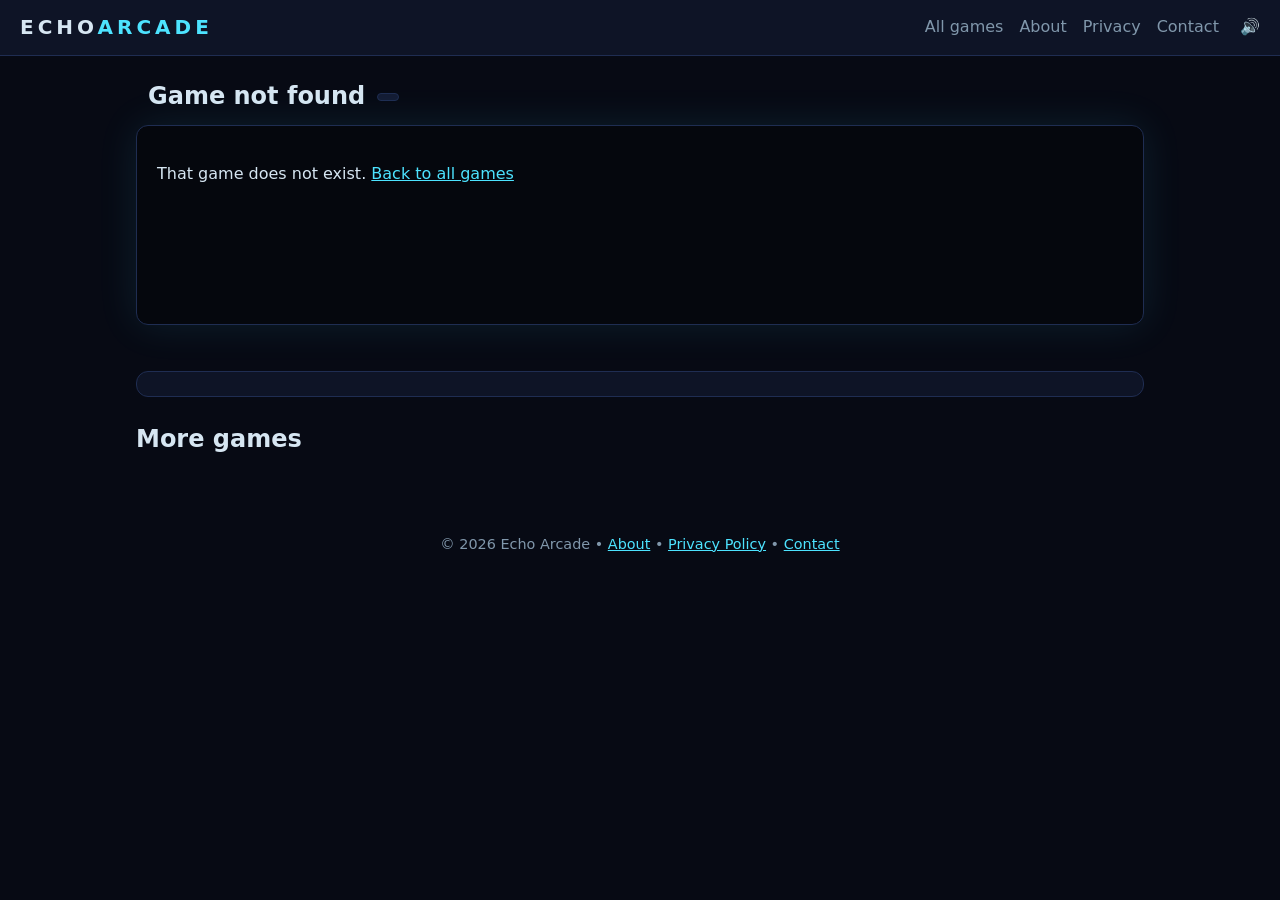
<file: play.html>
<!DOCTYPE html>
<html lang="en">
<head>
<meta charset="utf-8">
<meta name="viewport" content="width=device-width, initial-scale=1">
<title>Play – Echo Arcade</title>
<meta name="description" content="Play free browser games at Echo Arcade.">
<style>:root{--bg:#070a14;--panel:#0e1426;--panel2:#141c34;--line:#1f2d52;--cyan:#4de3ff;--gold:#ffd04d;--red:#ff5470;--green:#4dff9a;--pink:#ff7ad9;--text:#d6e6f2;--muted:#8097ab}
*{box-sizing:border-box}
html,body{margin:0;background:var(--bg);color:var(--text);font-family:system-ui,-apple-system,"Segoe UI",Roboto,sans-serif;line-height:1.55}
a{color:var(--cyan)}
.top{display:flex;justify-content:space-between;align-items:center;padding:12px 20px;border-bottom:1px solid var(--line);background:var(--panel);flex-wrap:wrap;gap:8px}
.logo{font-weight:800;letter-spacing:4px;color:var(--text);text-decoration:none;font-size:1.25rem}
.logo span{color:var(--cyan)}
nav a{margin-left:16px;text-decoration:none;color:var(--muted)}
nav a:hover{color:var(--cyan)}
main{max-width:1040px;margin:0 auto;padding:16px}
footer{text-align:center;color:var(--muted);padding:24px 12px;font-size:.9rem}
.hero{text-align:center;padding:26px 8px 8px}
.hero h1{margin:0;font-size:clamp(1.8rem,5vw,2.8rem);letter-spacing:3px}
.hero h1 span{color:var(--cyan);text-shadow:0 0 18px var(--cyan)}
.hero p{color:var(--muted);max-width:640px;margin:8px auto}
.chips{display:flex;gap:8px;flex-wrap:wrap;justify-content:center;margin:14px 0}
.chip{background:var(--panel);border:1px solid var(--line);color:var(--muted);padding:6px 14px;border-radius:99px;cursor:pointer;font:inherit;font-size:.85rem}
.chip.on,.chip:hover{color:#001018;background:var(--cyan);border-color:var(--cyan)}
.grid{display:grid;grid-template-columns:repeat(auto-fill,minmax(230px,1fr));gap:14px;margin-top:8px}
.card{display:flex;flex-direction:column;background:var(--panel);border:1px solid var(--line);border-radius:14px;padding:16px;text-decoration:none;color:var(--text);transition:.15s;position:relative;overflow:hidden}
.card:hover{transform:translateY(-3px);border-color:var(--cyan);box-shadow:0 6px 28px rgba(77,227,255,.15)}
.card .em{font-size:2.4rem;line-height:1}
.card h3{margin:8px 0 2px;font-size:1.05rem}
.card .meta{font-size:.72rem;color:var(--gold);letter-spacing:1px;text-transform:uppercase}
.card p{font-size:.88rem;color:var(--muted);margin:6px 0 0;flex:1}
.card .pl{font-size:.75rem;color:var(--cyan);margin-top:8px}
.card .new{position:absolute;top:10px;right:10px;background:var(--red);color:#fff;font-size:.65rem;padding:2px 8px;border-radius:99px;font-weight:700}
.featured{border:1px solid var(--gold);background:linear-gradient(135deg,#1a1630,#0e1426);border-radius:14px;padding:18px;display:flex;gap:16px;align-items:center;flex-wrap:wrap;margin-top:10px}
.featured .em{font-size:3rem}
.featured h2{margin:0}
.featured p{margin:4px 0;color:var(--muted)}
.btn{background:var(--panel2);color:var(--cyan);border:1px solid #2a4a7a;border-radius:9px;padding:8px 16px;font:inherit;cursor:pointer;text-decoration:none;display:inline-block}
.btn:hover:not(:disabled){background:#1c2a4e}
.btn:disabled{opacity:.4;cursor:not-allowed}
.btn.big{background:var(--cyan);color:#001018;border:0;padding:12px 30px;font-weight:800;letter-spacing:1.5px}
.btn.big:hover{filter:brightness(1.15)}
.btn.gold{background:var(--gold);color:#201600;border:0;font-weight:700}
.adslot{min-height:10px;margin:18px 0;text-align:center}
.content{background:var(--panel);border:1px solid var(--line);border-radius:12px;padding:6px 22px 18px;margin-top:18px}
.content h2{color:var(--cyan)}
.content h3{color:var(--gold);margin-bottom:2px}
.page{max-width:760px;margin:0 auto;padding:20px}
.page h1{color:var(--cyan)}
.ptitle{display:flex;align-items:center;gap:12px;flex-wrap:wrap;margin:6px 0 10px}
.ptitle h1{margin:0;font-size:1.5rem}
.tagpill{background:var(--panel2);border:1px solid var(--line);color:var(--gold);font-size:.7rem;padding:3px 10px;border-radius:99px;letter-spacing:1px;text-transform:uppercase}
.gamebox{position:relative;background:#05070d;border:1px solid var(--line);border-radius:12px;overflow:hidden;box-shadow:0 0 40px rgba(77,227,255,.1);min-height:200px}
.gcanvas{display:block;width:100%;height:auto;touch-action:none;background:#05070d}
.gbar{display:flex;gap:10px 20px;flex-wrap:wrap;justify-content:center;padding:8px 10px;background:var(--panel);font-size:.85rem;color:var(--muted);border-bottom:1px solid var(--line)}
.gbar b{color:var(--cyan)}
.ov{position:absolute;inset:0;background:rgba(5,7,13,.9);display:flex;align-items:center;justify-content:center;text-align:center;padding:18px;z-index:5;overflow:auto}
.ovin{max-width:560px}
.ovin h2{margin:0 0 6px;color:var(--cyan);letter-spacing:3px}
.ovin p{margin:6px 0}
.ovbtns{display:flex;gap:10px;justify-content:center;flex-wrap:wrap;margin-top:14px}
.cards{display:flex;gap:8px;flex-wrap:wrap;justify-content:center;padding:10px;background:var(--panel)}
.cards .btn{min-width:84px;text-align:center;line-height:1.2;font-size:.8rem;padding:8px 6px}
.cards .btn.sel{border-color:var(--gold);color:var(--gold)}
.cards .btn .e{font-size:1.5rem;display:block}
.padrow{display:flex;gap:10px;justify-content:center;padding:10px;background:var(--panel);flex-wrap:wrap}
.pbtn{width:78px;height:62px;font-size:1.3rem;border-radius:12px;background:var(--panel2);color:var(--cyan);border:1px solid #2a4a7a;cursor:pointer;touch-action:manipulation;user-select:none;-webkit-user-select:none}
.pbtn:active{background:var(--cyan);color:#001018}
.pbtn.p2{color:var(--pink);border-color:#7a2a62}
.pbtn.p2:active{background:var(--pink);color:#001018}
.dom{padding:16px;max-width:760px;margin:0 auto}
.panel{background:var(--panel);border:1px solid var(--line);border-radius:12px;padding:14px;margin:10px 0}
/* detective */
.dtop{display:flex;justify-content:space-between;align-items:center;gap:8px;flex-wrap:wrap}
.dots{display:flex;gap:4px;flex-wrap:wrap}
.dot{width:16px;height:16px;border-radius:50%;background:var(--panel2);border:1px solid var(--line)}
.dot.ok{background:var(--green)}.dot.bad{background:var(--red)}.dot.now{border-color:var(--gold);box-shadow:0 0 8px var(--gold)}
.story{font-size:1.05rem;line-height:1.7;font-family:Georgia,serif}
.story h2{font-family:system-ui;color:var(--gold);margin:0 0 6px}
.opt{display:block;width:100%;text-align:left;margin:8px 0;padding:12px 14px;background:var(--panel2);border:1px solid var(--line);border-radius:10px;color:var(--text);font:inherit;cursor:pointer}
.opt:hover:not(:disabled){border-color:var(--cyan)}
.opt.right{border-color:var(--green);background:#0d2a1d}
.opt.wrong{border-color:var(--red);background:#2a0f17}
.twist{border-left:4px solid var(--pink);padding:8px 14px;background:#1b1230;border-radius:0 10px 10px 0;margin-top:12px}
.twist b{color:var(--pink);letter-spacing:2px;font-size:.8rem}
.notebook{font-size:.9rem;color:var(--muted)}
.notebook li{margin:4px 0}
/* factory */
.ftabs{display:flex;gap:6px;flex-wrap:wrap;margin:8px 0}
.ftab{background:var(--panel2);border:1px solid var(--line);color:var(--muted);padding:6px 12px;border-radius:8px;cursor:pointer;font:inherit;font-size:.85rem}
.ftab.on{border-color:var(--gold);color:var(--gold)}
.inv{display:flex;flex-wrap:wrap;gap:6px}
.inv span{background:var(--panel2);border:1px solid var(--line);border-radius:8px;padding:3px 9px;font-size:.8rem}
.inv span.zero{opacity:.35}
.frow{display:flex;gap:8px;align-items:center;flex-wrap:wrap;padding:8px 0;border-bottom:1px solid var(--line)}
.frow .nm{min-width:150px;font-weight:600}
.frow .info{color:var(--muted);font-size:.8rem;flex:1;min-width:160px}
.prog{height:6px;background:var(--panel2);border-radius:4px;overflow:hidden;width:100%}
.prog i{display:block;height:100%;background:var(--cyan);width:0}
.small{font-size:.8rem;color:var(--muted)}
/* cipher */
.board{display:grid;gap:6px;margin:10px auto;max-width:360px}
.crow{display:flex;gap:8px;align-items:center;justify-content:center}
.slot{width:46px;height:46px;border-radius:50%;background:var(--panel2);border:2px solid var(--line);display:flex;align-items:center;justify-content:center;font-size:1.6rem}
.slot.cur{border-color:var(--cyan)}
.pegs{display:grid;grid-template-columns:repeat(2,14px);gap:3px;margin-left:8px}
.peg{width:14px;height:14px;border-radius:50%;background:var(--panel2);border:1px solid var(--line)}
.peg.b{background:#fff}.peg.w{background:#888}
.pal{display:flex;gap:8px;justify-content:center;flex-wrap:wrap;margin:10px 0}
.pal .btn{font-size:1.4rem;padding:6px 12px}
@media(max-width:560px){.slot{width:40px;height:40px;font-size:1.3rem}.frow .nm{min-width:100%}}
.demo{display:block;width:100%;height:auto;border:1px solid var(--line);border-radius:12px;box-shadow:0 0 40px rgba(77,227,255,.12);margin-top:12px;background:#080c18}
.demowrap{position:relative}
.demowrap .btn{position:absolute;left:50%;bottom:14px;transform:translateX(-50%)}
@keyframes bob{0%,100%{transform:translateY(0)}50%{transform:translateY(-6px)}}
.card .em{display:inline-block;animation:bob 3s ease-in-out infinite}
.card:nth-child(2n) .em{animation-delay:.6s}.card:nth-child(3n) .em{animation-delay:1.3s}
.card .go{margin-top:10px;color:#001018;background:var(--cyan);border-radius:8px;text-align:center;font-weight:800;padding:6px;font-size:.85rem}
</style>
<script async src="https://pagead2.googlesyndication.com/pagead/js/adsbygoogle.js?client=ca-pub-6319811906363452" crossorigin="anonymous"></script>
</head>
<body class="arcade-play">
<header class="top">
  <a class="logo" href="index.html">ECHO<span>ARCADE</span></a>
  <nav><a href="index.html">All games</a><a href="about.html">About</a><a href="privacy.html">Privacy</a><a href="contact.html">Contact</a>
  <a href="#" id="mute" style="margin-left:16px">🔊</a></nav>
</header>
<main>
  <div class="ptitle"><span id="pe" style="font-size:2rem"></span><h1 id="pt">Loading…</h1><span class="tagpill" id="ptag"></span><span class="small" id="ppl"></span></div>
  <div class="gamebox" id="gamebox"></div>
  <div class="adslot"></div>
  <section class="content" id="info"></section>
  <h2 style="margin-top:24px">More games</h2>
  <section class="grid" id="more"></section>
</main>
<footer>
  <p>© <span id="yr"></span> Echo Arcade • <a href="about.html">About</a> • <a href="privacy.html">Privacy Policy</a> • <a href="contact.html">Contact</a></p>
</footer>
<script>window.GAMES = [
  {
    id: 'echo-vault', url: 'echo-vault.html', title: 'Echo Vault', emoji: '🔊', tag: 'Stealth', players: '1 player',
    desc: 'The maze is invisible. Ping with sonar to see the walls, but guards hear every ping.',
    how: ['Move with arrow keys or WASD.', 'Press Space to send a sonar ping.', 'Collect every shard, then reach the exit.'],
    tips: ['Move away from your ping spot right after pinging.']
  },
  {
    id: 'bot-arena', file: 'g-shooter.js', title: 'Bot Arena', emoji: '🎯', tag: 'Shooter', players: '1 player vs bots',
    desc: 'A top-down 2D arena shooter. You against endless waves of smarter and faster bots.',
    how: ['Move with WASD or arrow keys and aim with the mouse.', 'Hold the mouse button (or Space) to shoot.', 'On a phone, touch and hold: you move toward your finger and auto-aim at the nearest bot.', 'Grab hearts to heal and lightning bolts for rapid fire.'],
    tips: ['Use the blocks as cover; bots cannot shoot through them.', 'Keep moving sideways. Standing still gets you killed.', 'Each wave heals you a little, so finish waves quickly.']
  },
  {
    id: 'squad-clash', file: 'g-shooter.js', title: 'Squad Clash 4v4', emoji: '🪖', tag: 'Shooter', players: '4 vs 4 (you + 3 bot allies)',
    desc: 'Team shooter, 4 on 4. You and three bot teammates face four enemy bots. First team to win 3 rounds takes the match.',
    how: ['Move with WASD or arrow keys and aim with the mouse.', 'Hold the mouse button (or Space) to shoot.', 'A round ends when one whole team is eliminated.', 'Pick Easy, Normal or Hard before the match starts.'],
    tips: ['Stay close to your teammates so you can focus fire.', 'If you go down, your allies keep fighting for the round.']
  },
  {
    id: 'summon-siege', file: 'g-summoner.js', title: 'Summon Siege', emoji: '🧙', tag: 'Strategy', players: '1 player',
    desc: 'A 2D summoning battle. Spend mana to call monsters into three lanes and smash the enemy castle.',
    how: ['Mana refills over time. Click a card (or press 1-5) to summon a creature.', 'Choose a lane by clicking it or with the up/down arrow keys.', 'Lightning (card 6) lets you click anywhere to strike enemies.', 'Destroy the enemy castle to clear the stage. Each stage is harder.'],
    tips: ['Melee units (Imp, Golem) cannot hit Dragons. Bring Archers or Mages.', 'Golems in front, Archers behind is a classic combo.', 'Do not waste mana; save up for a Dragon when you are safe.']
  },
  {
    id: 'glitch-protocol', file: 'g-glitch.js', title: 'Glitch Protocol', emoji: '🌀', tag: 'Arcade', players: '1 player',
    desc: 'Every 9 seconds the rules of the game mutate: inverted controls, ice floors, lying colors, darkness, spinning worlds and more.',
    how: ['Move with WASD or arrows, or hold the mouse/finger to move toward it.', 'Collect green orbs, avoid red orbs.', 'Read the banner. Each glitch changes how everything works.', 'You have 3 lives.'],
    tips: ['When the banner says COLORS LIE, red orbs are the good ones!', 'In Gravity mode, tap up to flap upward.']
  },
  {
    id: 'daily-cipher', file: 'g-daily.js', title: 'Daily Cipher', emoji: '📅', tag: 'Daily', players: '1 player',
    desc: 'One secret code per day, the same for everyone. Crack it in 8 tries, build a streak and share your result.',
    how: ['Pick 4 colors to make a guess, then press Submit.', '⚫ means right color in the right place. ⚪ means right color, wrong place.', 'Colors can repeat in the secret code.', 'A new code unlocks every day at midnight your time.'],
    tips: ['Use your first guesses to learn which colors exist.', 'Practice mode lets you play extra random codes.']
  },
  {
    id: 'impossible-detective', file: 'g-detective.js', title: 'The Impossible Detective', emoji: '🕵️', tag: 'Story', players: '1 player',
    desc: 'A 15-chapter murder mystery inside a locked vault. Every chapter ends with a deduction and a twist you will not see coming.',
    how: ['Read each chapter carefully. The clues are all in the text.', 'Choose the best deduction at the end of every chapter.', 'Wrong answers do not stop the story, but they cost you Insight.', 'In chapter 15 you must name the culprit.'],
    tips: ['Re-read the notebook (top right) before the final accusation.', 'If something does not fit, it is probably the point.']
  },
  {
    id: 'deep-forge', file: 'g-factory.js', title: 'Deep Forge', emoji: '🏭', tag: 'Factory', players: '1 player',
    desc: 'A big, tedious, wonderful factory game. Mine five layers deep, smelt ores, craft parts and build the Quantum Engine.',
    how: ['Click Mine buttons to dig, then buy miners to dig for you.', 'Smelters and fabricators turn ore into ingots and parts automatically.', 'Unlock the next layer by paying its cost. There are 5 layers.', 'Build 3 Quantum Engines to complete the forge. Progress saves automatically.'],
    tips: ['Coal is needed everywhere. Never let it run out.', 'Buy a machine for each recipe, then scale up the bottleneck.']
  },
  {
    id: 'button-brawl', file: 'g-punch.js', title: 'Button Brawl', emoji: '🥊', tag: 'Fighting', players: '1 vs bot or 2 local',
    desc: 'Mash different buttons to win. Chain different punches to build a combo, press two keys at once for a Super Punch.',
    how: ['Player 1 uses A S D F. Player 2 uses J K L ;', 'Each key is a different punch. Alternating keys builds your combo.', 'Pressing the same key twice in a row breaks the combo.', 'Press two keys at the same instant for a 2.5x Super Punch.', 'On a phone, tap the on-screen buttons to fight the bot.'],
    tips: ['Roll across all four keys instead of spamming one.', 'Hard bots chain Super Punches. Stay on your combo!']
  },
  {
    id: 'pigeon-mail', file: 'g-mini.js', title: 'Pigeon Mail', emoji: '🐦', tag: 'Funny', players: '1 player',
    desc: 'You are a very confident, very chubby pigeon delivering mail between chimneys.',
    how: ['Tap, click or press Space to flap.', 'Fly through the gaps between chimneys.', 'Grab envelopes for bonus points.'],
    tips: ['Small, rhythmic taps beat panic flapping.']
  },
  {
    id: 'toast-tower', file: 'g-mini.js', title: 'Toast Tower', emoji: '🍞', tag: 'Funny', players: '1 player',
    desc: 'Stack slices of toast into the tallest breakfast skyscraper the world has ever seen.',
    how: ['A slice slides left and right. Tap, click or press Space to drop it.', 'Only the overlapping part stays. Perfect drops keep your width.', 'How high can you go?'],
    tips: ['Watch the slice speed up. Drop on the beat.']
  },
  {
    id: 'cat-chaos', file: 'g-mini.js', title: 'Cat Chaos', emoji: '🐱', tag: 'Funny', players: '1 player',
    desc: 'Knock everything off the shelves. But only when the owner is not looking.',
    how: ['Click or tap objects to knock them off the shelf.', 'When the owner shows ❗ get ready, when they show 👀 STOP.', 'Get caught 3 times and the game is over. You have 60 seconds.'],
    tips: ['The warning gives you a short window to sneak in one last swat.']
  },
  {
    id: 'emoji-match', file: 'g-mini.js', title: 'Emoji Mix-Up', emoji: '🧠', tag: 'Puzzle', players: '1 player',
    desc: 'A memory game full of ridiculous emoji. Match all the pairs in the fewest moves.',
    how: ['Click two cards to flip them.', 'Matching pairs stay open.', 'Finish with the fewest moves and the best time.'],
    tips: ['Work in one corner of the board at a time.']
  },
  {
    id: 'chicken-showdown', file: 'g-mini.js', title: 'Chicken Showdown', emoji: '🐔', tag: 'Funny', players: '1 player vs bot',
    desc: 'A quick-draw duel against Cluck Norris. Wait for DRAW, then fire. Too early and you lose.',
    how: ['Wait until the screen says DRAW!', 'Then press Space or tap as fast as you can.', 'Fire early and you lose the duel. Each round Cluck gets faster.'],
    tips: ['Do not anticipate. React.']
  },
  {
    id: 'cow-beam', file: 'g-mini.js', title: 'Cow Beam', emoji: '🛸', tag: 'Funny', players: '1 player',
    desc: 'Be a UFO. Abduct cows with your tractor beam while angry farmers throw pitchforks.',
    how: ['Move the UFO with the mouse, finger or arrow keys.', 'Hold click, touch or Space to fire the beam.', 'Keep the beam on a cow until it floats up.', 'The beam uses energy. Dodge pitchforks. You have 3 lives.'],
    tips: ['Let the beam recharge when farmers are throwing.']
  }
];
</script>
<script>(function () {
  'use strict';
  const A = window.Arcade = {};
  const qs = new URLSearchParams(location.search);
  A.gameId = qs.get('g') || '';
  A.$ = (s, r) => (r || document).querySelector(s);
  A.el = (tag, cls, html) => { const e = document.createElement(tag); if (cls) e.className = cls; if (html != null) e.innerHTML = html; return e; };
  A.clamp = (v, a, b) => Math.max(a, Math.min(b, v));
  A.rand = (a, b) => a + Math.random() * (b - a);
  A.pick = arr => arr[(Math.random() * arr.length) | 0];

  A.store = {
    get(k, d) { try { const v = localStorage.getItem('arc_' + k); return v === null ? d : JSON.parse(v); } catch (e) { return d; } },
    set(k, v) { try { localStorage.setItem('arc_' + k, JSON.stringify(v)); } catch (e) {} }
  };
  A.best = function (id, score, lowerIsBetter) {
    const k = 'best_' + id, b = A.store.get(k, null);
    if (b === null || (lowerIsBetter ? score < b : score > b)) { A.store.set(k, score); return { best: score, isNew: true }; }
    return { best: b, isNew: false };
  };
  A.getBest = (id, d) => A.store.get('best_' + id, d);

  A.rng = function (seed) {
    let a = seed >>> 0;
    return function () {
      a = (a + 0x6D2B79F5) | 0;
      let t = Math.imul(a ^ (a >>> 15), 1 | a);
      t = (t + Math.imul(t ^ (t >>> 7), 61 | t)) ^ t;
      return ((t ^ (t >>> 14)) >>> 0) / 4294967296;
    };
  };
  A.hash = function (s) {
    let h = 2166136261;
    for (let i = 0; i < s.length; i++) { h ^= s.charCodeAt(i); h = Math.imul(h, 16777619); }
    return h >>> 0;
  };

  let ac = null;
  A.muted = A.store.get('muted', false);
  A.beep = function (f, d, type, v) {
    if (A.muted) return;
    try {
      ac = ac || new (window.AudioContext || window.webkitAudioContext)();
      if (ac.state === 'suspended') ac.resume();
      const o = ac.createOscillator(), g = ac.createGain(), t = ac.currentTime;
      d = d || 0.1;
      o.type = type || 'sine';
      o.frequency.setValueAtTime(f, t);
      o.frequency.exponentialRampToValueAtTime(Math.max(30, f / 2), t + d);
      g.gain.setValueAtTime(v || 0.06, t);
      g.gain.exponentialRampToValueAtTime(0.0001, t + d);
      o.connect(g); g.connect(ac.destination); o.start(); o.stop(t + d);
    } catch (e) {}
  };

  A.keys = {};
  A.keyHandlers = [];
  window.addEventListener('keydown', e => {
    const k = e.key.toLowerCase();
    const typing = /^(INPUT|TEXTAREA|SELECT)$/.test(e.target.tagName);
    if (!typing && document.body.classList.contains('arcade-play') &&
        [' ', 'arrowup', 'arrowdown', 'arrowleft', 'arrowright'].includes(k) && e.target.tagName !== 'BUTTON') e.preventDefault();
    if (!A.keys[k]) A.keyHandlers.forEach(h => h(k, e));
    A.keys[k] = true;
  });
  window.addEventListener('keyup', e => { A.keys[e.key.toLowerCase()] = false; });
  window.addEventListener('blur', () => { A.keys = {}; });
  A.onKey = fn => { A.keyHandlers.push(fn); };

  A.canvas = function (box, w, h) {
    const cv = A.el('canvas', 'gcanvas');
    cv.width = w; cv.height = h; box.appendChild(cv);
    const ctx = cv.getContext('2d');
    const p = { x: w / 2, y: h / 2, down: false, touch: false, clicked: false };
    const pos = e => { const r = cv.getBoundingClientRect(); p.x = (e.clientX - r.left) * w / r.width; p.y = (e.clientY - r.top) * h / r.height; };
    cv.addEventListener('pointerdown', e => {
      pos(e); p.down = true; p.clicked = true; p.touch = e.pointerType === 'touch';
      try { cv.setPointerCapture(e.pointerId); } catch (_) {}
    });
    cv.addEventListener('pointermove', pos);
    cv.addEventListener('pointerup', () => { p.down = false; });
    cv.addEventListener('pointercancel', () => { p.down = false; });
    cv.addEventListener('contextmenu', e => e.preventDefault());
    return { cv, ctx, p, w, h };
  };

  A.loop = function (fn) {
    let last = performance.now(), id, on = true;
    const f = t => {
      if (!on) return;
      const dt = Math.min(0.05, (t - last) / 1000); last = t;
      fn(dt, t);
      id = requestAnimationFrame(f);
    };
    id = requestAnimationFrame(f);
    return () => { on = false; cancelAnimationFrame(id); };
  };

  A.overlay = function (box, html, btns) {
    const old = box.querySelector('.ov'); if (old) old.remove();
    const o = A.el('div', 'ov');
    const inner = A.el('div', 'ovin', html);
    const row = A.el('div', 'ovbtns');
    (btns || []).forEach(b => {
      const x = A.el('button', 'btn big', b.label);
      x.onclick = () => { o.remove(); b.fn(); };
      row.appendChild(x);
    });
    inner.appendChild(row); o.appendChild(inner); box.appendChild(o);
    return o;
  };

  A.games = {};
  A.reg = function (file, fn) { A.games[file] = fn; };
  A.run = function (fn) { fn(document.getElementById('gamebox'), A); };

  A.fmt = function (n) {
    if (n >= 1e9) return (n / 1e9).toFixed(2) + 'B';
    if (n >= 1e6) return (n / 1e6).toFixed(2) + 'M';
    if (n >= 1e4) return (n / 1e3).toFixed(1) + 'K';
    return Math.floor(n).toString();
  };
})();
</script>
<script>Arcade.reg("g-shooter.js", function (box, A) {
  const squad = A.gameId === 'squad-clash';
  const W = 960, H = 600;
  const bar = A.el('div', 'gbar'); box.appendChild(bar);
  const C = A.canvas(box, W, H), ctx = C.ctx, P = C.p;
  const obst = squad
    ? [[440, 60, 80, 150], [440, 390, 80, 150], [200, 250, 100, 100], [660, 250, 100, 100], [130, 110, 60, 60], [770, 110, 60, 60], [130, 430, 60, 60], [770, 430, 60, 60]]
    : [[420, 250, 120, 100], [150, 120, 80, 80], [730, 120, 80, 80], [150, 400, 80, 80], [730, 400, 80, 80]];
  const COL = { b: '#4da3ff', r: '#ff5470' };
  const clamp = A.clamp;

  let units = [], bullets = [], parts = [], pops = [], pickups = [];
  let state = 'menu', wave = 0, kills = 0, score = 0, breakT = 0, rapidT = 0;
  let round = 1, winsB = 0, winsR = 0, roundEnd = 0, roundMsg = '', diff = 1;
  let stop = null, player = null;

  function mk(team, x, y, o) {
    return Object.assign({ x, y, r: 14, team, hp: 100, max: 100, ang: team === 'b' ? 0 : Math.PI, cd: Math.random() * .5, sp: 110, flash: 0,
      strafe: Math.random() < .5 ? 1 : -1, stT: 1, ukick: 0, ukx: 0, uky: 0, chk: .6, cx: x, cy: y, fireCd: .7, dmg: 10, acc: .12, bspd: 430, isP: false }, o || {});
  }
  function inObst(x, y, pad) {
    for (const o of obst) if (x > o[0] - pad && x < o[0] + o[2] + pad && y > o[1] - pad && y < o[1] + o[3] + pad) return true;
    return false;
  }
  function los(a, b) {
    const dx = b.x - a.x, dy = b.y - a.y, d = Math.hypot(dx, dy), n = Math.ceil(d / 10);
    for (let i = 1; i < n; i++) if (inObst(a.x + dx * i / n, a.y + dy * i / n, 0)) return false;
    return true;
  }
  function move(u, vx, vy, dt) {
    u.x = clamp(u.x + vx * dt, u.r, W - u.r);
    u.y = clamp(u.y + vy * dt, u.r, H - u.r);
    for (const o of obst) {
      const cx = clamp(u.x, o[0], o[0] + o[2]), cy = clamp(u.y, o[1], o[1] + o[3]);
      const dx = u.x - cx, dy = u.y - cy, d = Math.hypot(dx, dy);
      if (d < u.r) {
        if (d === 0) { u.y = o[1] - u.r; }
        else { u.x = cx + dx / d * u.r; u.y = cy + dy / d * u.r; }
      }
    }
  }
  function separate() {
    for (let i = 0; i < units.length; i++) for (let j = i + 1; j < units.length; j++) {
      const a = units[i], b = units[j];
      if (a.hp <= 0 || b.hp <= 0) continue;
      const dx = b.x - a.x, dy = b.y - a.y, d = Math.hypot(dx, dy), m = a.r + b.r;
      if (d > 0 && d < m) { const p = (m - d) / 2; a.x -= dx / d * p; a.y -= dy / d * p; b.x += dx / d * p; b.y += dy / d * p; }
    }
  }
  const angDiff = (a, b) => { let d = a - b; while (d > Math.PI) d -= 2 * Math.PI; while (d < -Math.PI) d += 2 * Math.PI; return d; };

  function fire(u, ang) {
    const a = ang + (Math.random() - .5) * 2 * u.acc;
    bullets.push({ x: u.x + Math.cos(ang) * 20, y: u.y + Math.sin(ang) * 20, vx: Math.cos(a) * u.bspd, vy: Math.sin(a) * u.bspd, team: u.team, dmg: u.dmg, life: 1.4, from: u });
    u.flash = .06;
    A.beep(u.isP ? 520 : 300, .06, 'square', u.isP ? .04 : .02);
  }
  function burst(x, y, col, n) { for (let i = 0; i < n; i++) { const a = Math.random() * 6.28, s = A.rand(40, 200); parts.push({ x, y, vx: Math.cos(a) * s, vy: Math.sin(a) * s, life: A.rand(.2, .5), col }); } }
  function pop(x, y, t, col) { pops.push({ x, y, t, col: col || '#fff', life: .8 }); }

  function enemiesOf(u) { return units.filter(e => e.hp > 0 && e.team !== u.team); }
  function nearest(u) {
    let best = null, bd = 1e9;
    for (const e of enemiesOf(u)) {
      const d = Math.hypot(e.x - u.x, e.y - u.y) + (los(u, e) ? 0 : 280);
      if (d < bd) { bd = d; best = e; }
    }
    return best;
  }

  function botAI(b, dt) {
    const t = nearest(b);
    if (!t) return;
    const dx = t.x - b.x, dy = t.y - b.y, dist = Math.hypot(dx, dy), vis = los(b, t);
    const want = Math.atan2(dy, dx), da = angDiff(want, b.ang), mt = 5 * dt;
    b.ang += clamp(da, -mt, mt);
    b.stT -= dt; if (b.stT <= 0) { b.strafe *= -1; b.stT = 1 + Math.random() * 1.5; }
    const fx = Math.cos(want), fy = Math.sin(want), px = -fy, py = fx;
    let mx = 0, my = 0, wantMove = true;
    if (b.ukick > 0) { b.ukick -= dt; mx = b.ukx; my = b.uky; wantMove = false; }
    else {
      if (!vis || dist > 300) { mx = fx; my = fy; }
      else if (dist < 170) { mx = -fx * .8; my = -fy * .8; }
      if (vis) { mx += px * b.strafe * .7; my += py * b.strafe * .7; }
    }
    const l = Math.hypot(mx, my); if (l > 0) { mx /= l; my /= l; }
    move(b, mx * b.sp, my * b.sp, dt);
    b.chk -= dt;
    if (b.chk <= 0) {
      if (wantMove && l > 0 && Math.hypot(b.x - b.cx, b.y - b.cy) < b.sp * .15) {
        const a = Math.random() * 6.28; b.ukx = Math.cos(a); b.uky = Math.sin(a); b.ukick = .6;
      }
      b.cx = b.x; b.cy = b.y; b.chk = .6;
    }
    b.cd -= dt;
    if (vis && dist < 560 && b.cd <= 0 && Math.abs(da) < .3) { fire(b, b.ang); b.cd = b.fireCd * (.8 + Math.random() * .5); }
  }

  function playerUpdate(u, dt) {
    const K = A.keys; let dx = 0, dy = 0;
    if (K.w || K.arrowup) dy -= 1; if (K.s || K.arrowdown) dy += 1;
    if (K.a || K.arrowleft) dx -= 1; if (K.d || K.arrowright) dx += 1;
    let shoot = P.down || K[' '];
    if (P.touch && P.down) {
      const ddx = P.x - u.x, ddy = P.y - u.y, d = Math.hypot(ddx, ddy);
      if (d > 22) { dx = ddx / d; dy = ddy / d; }
      const t = nearest(u); if (t) u.ang = Math.atan2(t.y - u.y, t.x - u.x);
      shoot = true;
    } else if (!P.touch) u.ang = Math.atan2(P.y - u.y, P.x - u.x);
    const l = Math.hypot(dx, dy);
    if (l > 0) move(u, dx / l * u.sp, dy / l * u.sp, dt);
    u.cd -= dt;
    if (shoot && u.cd <= 0) { fire(u, u.ang); u.cd = rapidT > 0 ? .07 : .15; }
  }

  function killUnit(u, by) {
    u.hp = 0; burst(u.x, u.y, COL[u.team], 22); A.beep(160, .25, 'sawtooth', .06);
    if (!squad && u.team === 'r') {
      kills++; score += 10;
      if (Math.random() < .28) pickups.push({ x: u.x, y: u.y, type: Math.random() < .6 ? 'hp' : 'rapid', life: 10 });
    }
  }

  function setupArena() {
    units = []; bullets = []; parts = []; pops = []; pickups = [];
    player = mk('b', W / 2, H - 60, { isP: true, sp: 190, dmg: 20, bspd: 640, acc: 0.01 });
    units.push(player);
    wave = 0; kills = 0; score = 0; rapidT = 0; nextWave();
  }
  function nextWave() {
    wave++; breakT = 0;
    const n = Math.min(2 + wave, 10);
    for (let i = 0; i < n; i++) {
      let x, y, tries = 0;
      do {
        const side = Math.random();
        if (side < .6) { x = A.rand(30, W - 30); y = A.rand(30, 140); }
        else if (side < .8) { x = A.rand(30, 120); y = A.rand(30, H - 150); }
        else { x = A.rand(W - 120, W - 30); y = A.rand(30, H - 150); }
        tries++;
      } while (inObst(x, y, 20) && tries < 40);
      units.push(mk('r', x, y, { hp: 40 + wave * 8, max: 40 + wave * 8, sp: Math.min(170, 95 + wave * 5), fireCd: Math.max(.45, 1.05 - wave * .045), acc: Math.max(.05, .2 - wave * .01), dmg: 8 + Math.min(wave, 6) }));
    }
    pop(W / 2, 80, 'WAVE ' + wave, '#ffd04d');
  }

  function setupRound() {
    units = []; bullets = []; parts = []; pops = []; pickups = [];
    const dm = [{ acc: .2, fc: 1.0 }, { acc: .12, fc: .7 }, { acc: .07, fc: .5 }][diff];
    const ys = [150, 250, 350, 450];
    player = mk('b', 70, 300, { isP: true, sp: 175, dmg: 18, bspd: 620, acc: 0.01 });
    units.push(player);
    [150, 450, 300].forEach((y, i) => units.push(mk('b', 70 + (i === 2 ? 40 : 0), y === 300 ? 200 : y, { fireCd: .75, acc: .12, dmg: 10, sp: 105 })));
    ys.forEach(y => units.push(mk('r', W - 70, y, { fireCd: dm.fc, acc: dm.acc, dmg: 10, sp: 105 + diff * 8 })));
    roundEnd = 0; roundMsg = '';
    pop(W / 2, 80, 'ROUND ' + round, '#ffd04d');
  }

  function startArena() { state = 'play'; setupArena(); }
  function startSquad(d) { diff = d; round = 1; winsB = 0; winsR = 0; state = 'play'; setupRound(); }

  function update(dt) {
    if (state !== 'play') return;
    rapidT = Math.max(0, rapidT - dt);
    for (const u of units) {
      if (u.hp <= 0) continue;
      u.flash = Math.max(0, u.flash - dt);
      if (u.isP) playerUpdate(u, dt); else botAI(u, dt);
    }
    separate();
    for (let i = bullets.length - 1; i >= 0; i--) {
      const b = bullets[i]; b.x += b.vx * dt; b.y += b.vy * dt; b.life -= dt;
      let dead = b.life <= 0 || b.x < 0 || b.x > W || b.y < 0 || b.y > H || inObst(b.x, b.y, 0);
      if (!dead) for (const u of units) {
        if (u.hp > 0 && u.team !== b.team && Math.hypot(u.x - b.x, u.y - b.y) < u.r + 3) {
          u.hp -= b.dmg; burst(b.x, b.y, '#fff', 4); pop(u.x, u.y - 20, '-' + b.dmg, COL[u.team]);
          if (u.isP) A.beep(120, .12, 'sawtooth', .05);
          if (u.hp <= 0) killUnit(u, b.from);
          dead = true; break;
        }
      }
      if (dead) { if (b.life > 0) burst(b.x, b.y, '#9ab', 2); bullets.splice(i, 1); }
    }
    for (let i = pickups.length - 1; i >= 0; i--) {
      const p = pickups[i]; p.life -= dt;
      if (Math.hypot(p.x - player.x, p.y - player.y) < 26 && player.hp > 0) {
        if (p.type === 'hp') { player.hp = Math.min(player.max, player.hp + 30); pop(player.x, player.y - 24, '+30 HP', '#4dff9a'); }
        else { rapidT = 7; pop(player.x, player.y - 24, 'RAPID FIRE!', '#ffd04d'); }
        A.beep(900, .15, 'sine', .06); pickups.splice(i, 1);
      } else if (p.life <= 0) pickups.splice(i, 1);
    }
    parts.forEach(p => { p.x += p.vx * dt; p.y += p.vy * dt; p.life -= dt; });
    parts = parts.filter(p => p.life > 0);
    pops.forEach(p => { p.y -= 30 * dt; p.life -= dt; });
    pops = pops.filter(p => p.life > 0);

    if (squad) {
      if (!roundEnd) {
        const b = units.filter(u => u.team === 'b' && u.hp > 0).length, r = units.filter(u => u.team === 'r' && u.hp > 0).length;
        if (b === 0 || r === 0) {
          roundEnd = 2.2;
          if (r === 0) { winsB++; roundMsg = 'ROUND WON!'; } else { winsR++; roundMsg = 'ROUND LOST'; }
        }
      } else {
        roundEnd -= dt;
        if (roundEnd <= 0) {
          if (winsB >= 3 || winsR >= 3) {
            state = 'end';
            const won = winsB >= 3;
            const sc = winsB * 100 + (won ? 100 : 0) + diff * 50;
            const r = A.best('squad-clash-d' + diff, sc);
            A.overlay(box, '<h2>' + (won ? 'VICTORY!' : 'DEFEAT') + '</h2><p>Match score ' + winsB + ' – ' + winsR + '</p><p>Best on this difficulty: <b>' + r.best + '</b> points' + (r.isNew ? ' 🏆 new!' : '') + '</p>',
              [{ label: '↻ REMATCH', fn: menuSquad }]);
          } else { round++; setupRound(); }
        }
      }
    } else {
      if (player.hp <= 0 && state === 'play') {
        state = 'end';
        const r = A.best('bot-arena', score);
        A.overlay(box, '<h2>ELIMINATED</h2><p>You reached <b>wave ' + wave + '</b> with <b>' + kills + '</b> kills.</p><p>Score <b>' + score + '</b> • Best <b>' + r.best + '</b>' + (r.isNew ? ' 🏆 new!' : '') + '</p>',
          [{ label: '↻ TRY AGAIN', fn: startArena }]);
      } else if (units.filter(u => u.team === 'r' && u.hp > 0).length === 0) {
        breakT += dt;
        if (breakT > 2) { score += wave * 50; player.hp = Math.min(player.max, player.hp + 20); nextWave(); }
      }
    }
    // bar
    if (squad) {
      const b = units.filter(u => u.team === 'b' && u.hp > 0).length, r = units.filter(u => u.team === 'r' && u.hp > 0).length;
      bar.innerHTML = '<span>ROUND <b>' + round + '</b></span><span style="color:#4da3ff">BLUE <b>' + b + '</b> alive • wins <b>' + winsB + '</b></span><span style="color:#ff5470">RED <b>' + r + '</b> alive • wins <b>' + winsR + '</b></span><span>HP <b>' + Math.max(0, Math.ceil(player.hp)) + '</b></span>';
    } else {
      bar.innerHTML = '<span>WAVE <b>' + wave + '</b></span><span>KILLS <b>' + kills + '</b></span><span>SCORE <b>' + score + '</b></span><span>BEST <b>' + A.getBest('bot-arena', 0) + '</b></span><span>HP <b>' + Math.max(0, Math.ceil(player.hp)) + '</b>' + (rapidT > 0 ? ' ⚡' + rapidT.toFixed(0) : '') + '</span>';
    }
  }

  function draw() {
    ctx.fillStyle = '#080c18'; ctx.fillRect(0, 0, W, H);
    ctx.strokeStyle = 'rgba(77,227,255,.05)'; ctx.lineWidth = 1;
    for (let x = 0; x < W; x += 40) { ctx.beginPath(); ctx.moveTo(x, 0); ctx.lineTo(x, H); ctx.stroke(); }
    for (let y = 0; y < H; y += 40) { ctx.beginPath(); ctx.moveTo(0, y); ctx.lineTo(W, y); ctx.stroke(); }
    if (squad) { ctx.fillStyle = 'rgba(77,163,255,.07)'; ctx.fillRect(0, 0, 110, H); ctx.fillStyle = 'rgba(255,84,112,.07)'; ctx.fillRect(W - 110, 0, 110, H); }
    for (const o of obst) { ctx.fillStyle = '#16213f'; ctx.fillRect(o[0], o[1], o[2], o[3]); ctx.strokeStyle = '#2f4a85'; ctx.lineWidth = 2; ctx.strokeRect(o[0], o[1], o[2], o[3]); }
    if (!units) return;
    for (const p of pickups) {
      ctx.font = '24px serif'; ctx.textAlign = 'center'; ctx.textBaseline = 'middle';
      ctx.globalAlpha = p.life < 3 ? (Math.sin(p.life * 12) > 0 ? 1 : .3) : 1;
      ctx.fillText(p.type === 'hp' ? '❤️' : '⚡', p.x, p.y); ctx.globalAlpha = 1;
    }
    for (const u of units) {
      if (u.hp <= 0) { ctx.fillStyle = 'rgba(255,255,255,.05)'; ctx.beginPath(); ctx.arc(u.x, u.y, u.r, 0, 7); ctx.fill(); continue; }
      ctx.save(); ctx.translate(u.x, u.y); ctx.rotate(u.ang);
      ctx.fillStyle = '#cfd8e8'; ctx.fillRect(6, -3, 20, 6);
      if (u.flash > 0) { ctx.fillStyle = '#ffd04d'; ctx.beginPath(); ctx.arc(30, 0, 6, 0, 7); ctx.fill(); }
      ctx.restore();
      ctx.fillStyle = COL[u.team]; ctx.beginPath(); ctx.arc(u.x, u.y, u.r, 0, 7); ctx.fill();
      if (u.isP) { ctx.strokeStyle = '#fff'; ctx.lineWidth = 3; ctx.stroke(); }
      if (u.hp < u.max) {
        ctx.fillStyle = '#222'; ctx.fillRect(u.x - 16, u.y - 24, 32, 4);
        ctx.fillStyle = u.hp / u.max > .4 ? '#4dff9a' : '#ff5470'; ctx.fillRect(u.x - 16, u.y - 24, 32 * Math.max(0, u.hp / u.max), 4);
      }
      if (u.isP) { ctx.fillStyle = '#fff'; ctx.font = 'bold 10px system-ui'; ctx.textAlign = 'center'; ctx.fillText('YOU', u.x, u.y - 30); }
    }
    for (const b of bullets) { ctx.fillStyle = b.team === 'b' ? '#9fd0ff' : '#ff9aa9'; ctx.beginPath(); ctx.arc(b.x, b.y, 3, 0, 7); ctx.fill(); }
    for (const p of parts) { ctx.globalAlpha = clamp(p.life * 2.5, 0, 1); ctx.fillStyle = p.col; ctx.fillRect(p.x, p.y, 3, 3); }
    ctx.globalAlpha = 1;
    ctx.textAlign = 'center'; ctx.font = 'bold 14px system-ui';
    for (const p of pops) { ctx.globalAlpha = clamp(p.life * 1.5, 0, 1); ctx.fillStyle = p.col; ctx.fillText(p.t, p.x, p.y); }
    ctx.globalAlpha = 1;
    if (squad && roundEnd) { ctx.font = 'bold 44px system-ui'; ctx.fillStyle = '#fff'; ctx.fillText(roundMsg, W / 2, H / 2); }
    if (!squad && player && player.hp > 0 && units.filter(u => u.team === 'r' && u.hp > 0).length === 0) { ctx.font = 'bold 30px system-ui'; ctx.fillStyle = '#4dff9a'; ctx.fillText('WAVE CLEARED', W / 2, H / 2); }
    if (state === 'play' && !P.touch) {
      ctx.strokeStyle = 'rgba(255,255,255,.6)'; ctx.lineWidth = 1.5; ctx.beginPath(); ctx.arc(P.x, P.y, 9, 0, 7); ctx.moveTo(P.x - 14, P.y); ctx.lineTo(P.x + 14, P.y); ctx.moveTo(P.x, P.y - 14); ctx.lineTo(P.x, P.y + 14); ctx.stroke();
    }
  }

  function menuArena() {
    state = 'menu'; units = []; player = { x: 0, y: 0, hp: 100, max: 100 };
    A.overlay(box, '<h2>BOT ARENA</h2><p>Survive wave after wave of bots. Use blocks as cover.<br><b>WASD</b> move • <b>Mouse</b> aim • <b>Click / Space</b> shoot<br>Phone: touch &amp; hold to move and auto-aim.</p>', [{ label: '▶ START', fn: startArena }]);
  }
  function menuSquad() {
    state = 'menu';
    A.overlay(box, '<h2>SQUAD CLASH 4v4</h2><p>You + 3 bot allies vs 4 enemy bots. First team to win 3 rounds wins.<br><b>WASD</b> move • <b>Mouse</b> aim • <b>Click / Space</b> shoot<br>Phone: touch &amp; hold to move and auto-aim.</p><p>Choose difficulty:</p>',
      [{ label: 'EASY', fn: () => startSquad(0) }, { label: 'NORMAL', fn: () => startSquad(1) }, { label: 'HARD', fn: () => startSquad(2) }]);
  }

  stop = A.loop(dt => { update(dt); draw(); });
  if (squad) menuSquad(); else menuArena();
});

Arcade.reg("g-summoner.js", function (box, A) {
  const W = 960, H = 480, LANES = [130, 240, 350], BX = 80, EX = 880;
  const UN = {
    imp: { n: 'Imp', e: '👹', c: 2, hp: 34, d: 7, rg: 26, sp: 62, cd: .7 },
    archer: { n: 'Archer', e: '🏹', c: 3, hp: 26, d: 8, rg: 150, sp: 48, cd: 1 },
    golem: { n: 'Golem', e: '🗿', c: 5, hp: 190, d: 15, rg: 30, sp: 30, cd: 1.3 },
    mage: { n: 'Mage', e: '🧙', c: 4, hp: 30, d: 11, rg: 125, sp: 40, cd: 1.5, aoe: 45 },
    dragon: { n: 'Dragon', e: '🐉', c: 8, hp: 130, d: 22, rg: 60, sp: 75, cd: 1, fly: true }
  };
  const ORDER = ['imp', 'archer', 'golem', 'mage', 'dragon'];
  const bar = A.el('div', 'gbar'); box.appendChild(bar);
  const C = A.canvas(box, W, H), ctx = C.ctx, P = C.p;
  const cardsEl = A.el('div', 'cards'); box.appendChild(cardsEl);

  let stage = 1, mana, emana, lane = 1, units, fx, pHp, eHp, eMax, state = 'menu', arm = false, aiT = 0, time = 0;
  const btns = {};
  ORDER.forEach((id, i) => {
    const u = UN[id], b = A.el('button', 'btn', '<span class="e">' + u.e + '</span>' + u.n + '<br>' + u.c + ' mana [' + (i + 1) + ']');
    b.onclick = () => summon(id, 'p'); cardsEl.appendChild(b); btns[id] = b;
  });
  const lb = A.el('button', 'btn', '<span class="e">⚡</span>Lightning<br>3 mana [6]');
  lb.onclick = () => { arm = !arm; lb.classList.toggle('sel', arm); }; cardsEl.appendChild(lb);

  function reset(keepStage) {
    if (!keepStage) stage = 1;
    mana = 5; emana = 3; units = []; fx = []; pHp = 400; eMax = 400 + stage * 70; eHp = eMax; arm = false; aiT = 2; time = 0; lane = 1;
    lb.classList.remove('sel'); state = 'play';
  }
  function summon(id, team, ln) {
    if (state !== 'play') return;
    const u = UN[id], l = ln == null ? lane : ln;
    if (team === 'p') { if (mana < u.c) { A.beep(120, .08, 'square'); return; } mana -= u.c; A.beep(500, .1, 'triangle', .06); }
    else { if (emana < u.c) return false; emana -= u.c; }
    const hpm = team === 'e' ? 1 + stage * .06 : 1;
    units.push({ id, team, lane: l, x: team === 'p' ? BX + 40 : EX - 40, hp: u.hp * hpm, max: u.hp * hpm, t: 0, def: u });
    return true;
  }
  function lightning(x, y) {
    if (mana < 3) return;
    mana -= 3; arm = false; lb.classList.remove('sel');
    fx.push({ k: 'bolt', x, y, life: .3 }); A.beep(900, .25, 'sawtooth', .08);
    units.forEach(u => { if (u.team === 'e' && Math.hypot(u.x - x, LANES[u.lane] - y) < 90) u.hp -= 45; });
  }
  A.onKey(k => {
    if (state !== 'play') return;
    if (k >= '1' && k <= '5') summon(ORDER[+k - 1], 'p');
    if (k === '6') { arm = !arm; lb.classList.toggle('sel', arm); }
    if (k === 'arrowup' || k === 'w') lane = Math.max(0, lane - 1);
    if (k === 'arrowdown' || k === 's') lane = Math.min(2, lane + 1);
  });

  function aiThink() {
    const avail = ORDER.filter(id => UN[id].c <= emana);
    if (!avail.length) return;
    let pool = avail.slice();
    const flyers = units.filter(u => u.team === 'p' && u.def.fly).length;
    if (flyers) pool = pool.concat(pool.filter(id => UN[id].rg >= 60), pool.filter(id => UN[id].rg >= 60));
    if (stage < 3) pool = pool.filter(id => id !== 'dragon');
    if (!pool.length) return;
    const id = A.pick(pool);
    const counts = [0, 1, 2].map(l => units.filter(u => u.team === 'p' && u.lane === l).length);
    const ln = Math.random() < .55 ? counts.indexOf(Math.max.apply(null, counts)) : (Math.random() * 3) | 0;
    summon(id, 'e', ln);
  }

  function update(dt) {
    if (state !== 'play') return;
    time += dt;
    mana = Math.min(10, mana + dt * 1.0);
    emana = Math.min(10, emana + dt * Math.min(2.2, .75 + stage * .12));
    aiT -= dt; if (aiT <= 0) { aiThink(); aiT = Math.max(.7, 2.2 - stage * .12) * A.rand(.6, 1.2); }
    for (const u of units) {
      const d = u.def, dir = u.team === 'p' ? 1 : -1;
      let tgt = null, bd = 1e9;
      for (const o of units) {
        if (o.team === u.team || o.lane !== u.lane) continue;
        if (o.def.fly && d.rg < 60) continue;
        const dist = Math.abs(o.x - u.x);
        if ((o.x - u.x) * dir > -10 && dist <= d.rg + 14 && dist < bd) { bd = dist; tgt = o; }
      }
      u.t -= dt;
      const castleX = u.team === 'p' ? EX : BX;
      if (tgt) {
        if (u.t <= 0) {
          u.t = d.cd; A.beep(250 + Math.random() * 60, .04, 'square', .02);
          if (d.aoe) units.forEach(o => { if (o.team !== u.team && Math.hypot(o.x - tgt.x, LANES[o.lane] - LANES[tgt.lane]) < d.aoe) o.hp -= d.d; });
          else tgt.hp -= d.d;
          if (d.rg > 60) fx.push({ k: 'shot', x1: u.x, y1: LANES[u.lane] + (d.fly ? -20 : 0), x2: tgt.x, y2: LANES[tgt.lane], life: .15 });
          else fx.push({ k: 'hit', x: tgt.x, y: LANES[tgt.lane], life: .15 });
        }
      } else if (Math.abs(castleX - u.x) <= d.rg + 24) {
        if (u.t <= 0) {
          u.t = d.cd; A.beep(180, .05, 'square', .03);
          if (u.team === 'p') eHp -= d.d; else pHp -= d.d;
          fx.push({ k: 'hit', x: castleX, y: LANES[u.lane], life: .15 });
        }
      } else {
        let blocked = false;
        if (!d.fly) for (const o of units) if (o !== u && o.team === u.team && o.lane === u.lane && !o.def.fly && (o.x - u.x) * dir > 0 && Math.abs(o.x - u.x) < 24) { blocked = true; break; }
        if (!blocked) u.x += dir * d.sp * dt;
      }
    }
    units = units.filter(u => u.hp > 0);
    fx.forEach(f => f.life -= dt); fx = fx.filter(f => f.life > 0);
    if (eHp <= 0) {
      state = 'end'; A.beep(880, .5, 'sine', .1);
      const r = A.best('summon-siege', stage);
      A.overlay(box, '<h2>STAGE ' + stage + ' CLEARED</h2><p>The enemy castle crumbles!</p><p>Best stage: <b>' + r.best + '</b></p>', [{ label: 'NEXT STAGE ▶', fn: () => { stage++; reset(true); } }]);
    } else if (pHp <= 0) {
      state = 'end';
      const r = A.best('summon-siege', stage - 1);
      A.overlay(box, '<h2>CASTLE DESTROYED</h2><p>You fell on stage <b>' + stage + '</b>.</p><p>Best stage cleared: <b>' + Math.max(r.best, 0) + '</b></p>', [{ label: '↻ TRY AGAIN', fn: () => reset(false) }]);
    }
    bar.innerHTML = '<span>STAGE <b>' + stage + '</b></span><span>MANA <b>' + mana.toFixed(1) + '</b>/10</span><span>LANE <b>' + (lane + 1) + '</b></span><span>YOUR CASTLE <b>' + Math.max(0, Math.ceil(pHp)) + '</b></span><span>ENEMY CASTLE <b>' + Math.max(0, Math.ceil(eHp)) + '</b></span>';
    ORDER.forEach(id => { btns[id].disabled = mana < UN[id].c; });
    lb.disabled = mana < 3;
  }

  function draw() {
    ctx.fillStyle = '#0a1224'; ctx.fillRect(0, 0, W, H);
    LANES.forEach((y, i) => {
      ctx.fillStyle = i === lane ? 'rgba(255,208,77,.10)' : 'rgba(77,227,255,.04)';
      ctx.fillRect(0, y - 38, W, 76);
      ctx.strokeStyle = i === lane ? 'rgba(255,208,77,.5)' : 'rgba(77,227,255,.15)'; ctx.strokeRect(0, y - 38, W, 76);
    });
    ctx.textAlign = 'center'; ctx.textBaseline = 'middle';
    const castle = (x, hp, mx, col, em) => {
      ctx.fillStyle = col; ctx.fillRect(x - 28, 60, 56, 360);
      ctx.font = '40px serif'; ctx.fillText(em, x, 90);
      ctx.fillStyle = '#222'; ctx.fillRect(x - 34, 44, 68, 8);
      ctx.fillStyle = '#4dff9a'; ctx.fillRect(x - 34, 44, 68 * Math.max(0, hp / mx), 8);
    };
    castle(BX - 40, pHp, 400, 'rgba(77,163,255,.35)', '🏰'); castle(EX + 40, eHp, eMax, 'rgba(255,84,112,.35)', '🏯');
    if (!units) return;
    ctx.font = '30px serif';
    for (const u of units) {
      const y = LANES[u.lane] + (u.def.fly ? -22 : 0);
      ctx.fillStyle = 'rgba(0,0,0,.35)'; ctx.beginPath(); ctx.ellipse(u.x, LANES[u.lane] + 18, 15, 5, 0, 0, 7); ctx.fill();
      ctx.strokeStyle = u.team === 'p' ? '#4da3ff' : '#ff5470'; ctx.lineWidth = 3; ctx.beginPath(); ctx.arc(u.x, y, 19, 0, 7); ctx.stroke();
      ctx.save(); ctx.translate(u.x, y); if (u.team === 'e') ctx.scale(-1, 1); ctx.fillText(u.def.e, 0, 2); ctx.restore();
      ctx.fillStyle = '#222'; ctx.fillRect(u.x - 16, y - 30, 32, 4);
      ctx.fillStyle = u.team === 'p' ? '#4dff9a' : '#ff5470'; ctx.fillRect(u.x - 16, y - 30, 32 * Math.max(0, u.hp / u.max), 4);
    }
    for (const f of fx) {
      if (f.k === 'shot') { ctx.strokeStyle = '#ffd04d'; ctx.lineWidth = 2; ctx.beginPath(); ctx.moveTo(f.x1, f.y1); ctx.lineTo(f.x2, f.y2); ctx.stroke(); }
      else if (f.k === 'hit') { ctx.fillStyle = 'rgba(255,255,255,.8)'; ctx.beginPath(); ctx.arc(f.x, f.y, 10, 0, 7); ctx.fill(); }
      else if (f.k === 'bolt') { ctx.strokeStyle = '#fff'; ctx.lineWidth = 4; ctx.beginPath(); ctx.moveTo(f.x, 0); ctx.lineTo(f.x - 10, f.y / 2); ctx.lineTo(f.x + 8, f.y / 2 + 6); ctx.lineTo(f.x, f.y); ctx.stroke(); ctx.fillStyle = 'rgba(255,255,150,.35)'; ctx.beginPath(); ctx.arc(f.x, f.y, 90, 0, 7); ctx.fill(); }
    }
    if (arm) { ctx.font = 'bold 16px system-ui'; ctx.fillStyle = '#ffd04d'; ctx.fillText('LIGHTNING ARMED – click the battlefield', W / 2, 20); }
  }

  A.loop(dt => {
    if (P.clicked) {
      P.clicked = false;
      if (state === 'play') {
        if (arm) lightning(P.x, P.y);
        else { let bi = 0, bd = 1e9; LANES.forEach((y, i) => { const d = Math.abs(P.y - y); if (d < bd) { bd = d; bi = i; } }); lane = bi; }
      }
    }
    update(dt); draw();
  });
  A.overlay(box, '<h2>SUMMON SIEGE</h2><p>Spend mana to summon monsters into three lanes and destroy the enemy castle.<br>Click a lane to pick it, click a card (or press 1-5) to summon.<br>⚡ Lightning: arm it, then click anywhere.<br><b>Melee units cannot hit Dragons.</b></p>', [{ label: '▶ START', fn: () => reset(false) }]);
});

Arcade.reg("g-glitch.js", function (box, A) {
  const W = 960, H = 600;
  const bar = A.el('div', 'gbar'); box.appendChild(bar);
  const C = A.canvas(box, W, H), ctx = C.ctx, P = C.p;
  const GL = [
    { id: 'invert', n: 'INVERTED CONTROLS', d: 'Left is right. Up is down. Good luck.' },
    { id: 'ice', n: 'ICE FLOOR', d: 'You slide. A lot.' },
    { id: 'swap', n: 'COLORS LIE', d: 'Red orbs are GOOD. Green orbs HURT.' },
    { id: 'dark', n: 'LIGHTS OUT', d: 'You can only see close to you.' },
    { id: 'mega', n: 'MEGA YOU', d: 'You are huge and slow.' },
    { id: 'tiny', n: 'TINY TURBO', d: 'You are tiny and very fast.' },
    { id: 'spin', n: 'SPINNING WORLD', d: 'The whole world rotates.' },
    { id: 'slow', n: 'BULLET TIME', d: 'Everything but you is slow.' },
    { id: 'magnet', n: 'MAGNET MODE', d: 'Every orb is pulled toward you. Every one.' },
    { id: 'gravity', n: 'GRAVITY', d: 'You fall. Press up or tap above you to flap.' },
    { id: 'rain', n: 'ORB RAIN', d: 'Red orbs fall from the sky!' }
  ];
  let p, orbs, score, lives, state = 'menu', g, gT, spawnT, combo, comboT, inv, bannerT, t0, lastId = '', rot = 0, flashT = 0;

  function start() {
    p = { x: W / 2, y: H / 2, vx: 0, vy: 0 }; orbs = []; score = 0; lives = 3; combo = 1; comboT = 0; inv = 0; spawnT = 0; t0 = 0;
    state = 'play'; nextGlitch(true);
  }
  function nextGlitch(first) {
    let n; do { n = A.pick(GL); } while (n.id === lastId);
    g = first ? { id: 'none', n: 'NORMAL (for now)', d: 'Collect green. Avoid red. The rules WILL change.' } : n;
    lastId = g.id; gT = 9; bannerT = 3.2; flashT = .4;
    if (!first) A.beep(200, .4, 'sawtooth', .07);
    if (g.id === 'rain') for (let i = 0; i < 8; i++) orbs.push({ x: A.rand(30, W - 30), y: -A.rand(0, 300), vx: 0, vy: A.rand(120, 220), good: false, r: 13, life: 20, rain: true });
  }
  function spawn() {
    const good = Math.random() < .6, a = Math.random() * 6.28, s = A.rand(50, 130);
    let x, y; do { x = A.rand(30, W - 30); y = A.rand(30, H - 30); } while (Math.hypot(x - p.x, y - p.y) < 160);
    orbs.push({ x, y, vx: Math.cos(a) * s, vy: Math.sin(a) * s, good, r: 12, life: 14 });
  }
  function rad() { return g.id === 'mega' ? 34 : g.id === 'tiny' ? 7 : 16; }
  function hurt() {
    if (inv > 0) return;
    lives--; inv = 1.2; combo = 1; A.beep(110, .3, 'sawtooth', .1); flashT = .3;
    if (lives <= 0) {
      state = 'end';
      const r = A.best('glitch-protocol', score);
      A.overlay(box, '<h2>SYSTEM CRASH</h2><p>Score <b>' + score + '</b> • Best <b>' + r.best + '</b>' + (r.isNew ? ' 🏆 new!' : '') + '</p>', [{ label: '↻ REBOOT', fn: start }]);
    }
  }

  function update(dt) {
    if (state !== 'play') return;
    t0 += dt; inv = Math.max(0, inv - dt); bannerT = Math.max(0, bannerT - dt); flashT = Math.max(0, flashT - dt);
    gT -= dt; if (gT <= 0) nextGlitch(false);
    comboT -= dt; if (comboT <= 0) combo = 1;
    rot = g.id === 'spin' ? rot + dt * .7 : rot * .9;
    const K = A.keys; let ix = 0, iy = 0;
    if (K.a || K.arrowleft) ix -= 1; if (K.d || K.arrowright) ix += 1;
    if (K.w || K.arrowup) iy -= 1; if (K.s || K.arrowdown) iy += 1;
    if (P.down) {
      let px = P.x, py = P.y;
      if (g.id === 'spin') { const c = Math.cos(rot), s = Math.sin(rot), dx = P.x - W / 2, dy = P.y - H / 2; px = W / 2 + dx * c + dy * s; py = H / 2 - dx * s + dy * c; }
      const dx = px - p.x, dy = py - p.y, d = Math.hypot(dx, dy);
      if (d > 12) { ix = dx / d; iy = dy / d; }
    }
    if (g.id === 'invert') { ix = -ix; iy = -iy; }
    let sp = 260; if (g.id === 'mega') sp = 150; if (g.id === 'tiny') sp = 420;
    const l = Math.hypot(ix, iy) || 1;
    let tx = ix / l * sp * (ix || iy ? 1 : 0), ty = iy / l * sp * (ix || iy ? 1 : 0);
    if (g.id === 'gravity') {
      p.vy += 760 * dt;
      p.vx += (tx - p.vx) * Math.min(1, dt * 12);
      if (iy < 0 || (P.down && P.y < p.y - 20)) p.vy -= 1700 * dt;
    } else if (g.id === 'ice') { p.vx += (tx - p.vx) * Math.min(1, dt * 1.3); p.vy += (ty - p.vy) * Math.min(1, dt * 1.3); }
    else { p.vx += (tx - p.vx) * Math.min(1, dt * 14); p.vy += (ty - p.vy) * Math.min(1, dt * 14); }
    p.x += p.vx * dt; p.y += p.vy * dt;
    const R = rad();
    if (p.x < R) { p.x = R; p.vx = Math.abs(p.vx) * .4; } if (p.x > W - R) { p.x = W - R; p.vx = -Math.abs(p.vx) * .4; }
    if (p.y < R) { p.y = R; p.vy = Math.abs(p.vy) * .3; } if (p.y > H - R) { p.y = H - R; p.vy = g.id === 'gravity' ? 0 : -Math.abs(p.vy) * .4; }

    spawnT -= dt; if (spawnT <= 0 && orbs.length < 20) { spawn(); spawnT = .75; }
    if (g.id === 'rain' && Math.random() < dt * 3) orbs.push({ x: A.rand(30, W - 30), y: -10, vx: 0, vy: A.rand(120, 240), good: false, r: 13, life: 10, rain: true });
    const ts = g.id === 'slow' ? .35 : 1;
    for (let i = orbs.length - 1; i >= 0; i--) {
      const o = orbs[i]; o.life -= dt;
      if (g.id === 'magnet') { const dx = p.x - o.x, dy = p.y - o.y, d = Math.hypot(dx, dy) || 1; o.vx += dx / d * 260 * dt; o.vy += dy / d * 260 * dt; const sp2 = Math.hypot(o.vx, o.vy); if (sp2 > 200) { o.vx *= 200 / sp2; o.vy *= 200 / sp2; } }
      o.x += o.vx * dt * ts; o.y += o.vy * dt * ts;
      if (!o.rain) { if (o.x < o.r || o.x > W - o.r) o.vx *= -1; if (o.y < o.r || o.y > H - o.r) o.vy *= -1; }
      let remove = o.life <= 0 || (o.rain && o.y > H + 30);
      if (!remove && Math.hypot(o.x - p.x, o.y - p.y) < o.r + R) {
        const lies = g.id === 'swap', beneficial = lies ? !o.good : o.good;
        if (beneficial) { score += 10 * combo; combo = Math.min(6, combo + 1); comboT = 1.4; A.beep(700 + combo * 80, .1, 'triangle', .06); }
        else hurt();
        remove = true;
      }
      if (remove) orbs.splice(i, 1);
    }
    bar.innerHTML = '<span>SCORE <b>' + score + '</b></span><span>LIVES <b>' + '❤'.repeat(Math.max(0, lives)) + '</b></span><span>COMBO <b>x' + combo + '</b></span><span>BEST <b>' + A.getBest('glitch-protocol', 0) + '</b></span><span>NEXT GLITCH <b>' + Math.ceil(gT) + 's</b></span>';
  }

  function draw() {
    ctx.save();
    ctx.fillStyle = '#070a14'; ctx.fillRect(0, 0, W, H);
    if (!p) { ctx.restore(); return; }
    ctx.translate(W / 2, H / 2); ctx.rotate(rot); ctx.translate(-W / 2, -H / 2);
    ctx.strokeStyle = g.id === 'ice' ? 'rgba(160,230,255,.25)' : 'rgba(77,227,255,.07)'; ctx.lineWidth = 1;
    for (let x = -W; x < 2 * W; x += 48) { ctx.beginPath(); ctx.moveTo(x, -H); ctx.lineTo(x, 2 * H); ctx.stroke(); }
    for (let y = -H; y < 2 * H; y += 48) { ctx.beginPath(); ctx.moveTo(-W, y); ctx.lineTo(2 * W, y); ctx.stroke(); }
    ctx.strokeStyle = '#2a4a7a'; ctx.lineWidth = 3; ctx.strokeRect(0, 0, W, H);
    for (const o of orbs) {
      ctx.fillStyle = o.good ? '#4dff9a' : '#ff5470'; ctx.shadowColor = ctx.fillStyle; ctx.shadowBlur = 12;
      ctx.beginPath(); ctx.arc(o.x, o.y, o.r, 0, 7); ctx.fill();
    }
    ctx.shadowBlur = 0;
    const R = rad();
    ctx.globalAlpha = inv > 0 && Math.floor(inv * 10) % 2 ? .35 : 1;
    ctx.fillStyle = '#fff'; ctx.shadowColor = '#fff'; ctx.shadowBlur = 16; ctx.beginPath(); ctx.arc(p.x, p.y, R, 0, 7); ctx.fill();
    ctx.shadowBlur = 0; ctx.globalAlpha = 1;
    ctx.restore();
    if (g.id === 'dark' && state === 'play') {
      const gr = ctx.createRadialGradient(p.x, p.y, 40, p.x, p.y, 170);
      gr.addColorStop(0, 'rgba(0,0,0,0)'); gr.addColorStop(1, 'rgba(0,0,0,.985)');
      ctx.fillStyle = gr; ctx.fillRect(0, 0, W, H);
    }
    if (flashT > 0) { ctx.fillStyle = 'rgba(255,255,255,' + flashT * .5 + ')'; ctx.fillRect(0, 0, W, H); }
    ctx.fillStyle = '#12304a'; ctx.fillRect(0, 0, W, 5);
    ctx.fillStyle = '#ffd04d'; ctx.fillRect(0, 0, W * Math.max(0, gT / 9), 5);
    if (bannerT > 0 && state === 'play') {
      ctx.globalAlpha = Math.min(1, bannerT); ctx.textAlign = 'center';
      ctx.font = 'bold 40px system-ui'; ctx.fillStyle = '#ff7ad9'; ctx.fillText(g.n, W / 2, 70);
      ctx.font = '20px system-ui'; ctx.fillStyle = '#fff'; ctx.fillText(g.d, W / 2, 102);
      ctx.globalAlpha = 1;
    }
  }

  A.loop(dt => { update(dt); draw(); });
  A.overlay(box, '<h2>GLITCH PROTOCOL</h2><p>Collect <b style="color:#4dff9a">green</b> orbs, dodge <b style="color:#ff5470">red</b> orbs.<br>But every 9 seconds the rules mutate: inverted controls, ice, lying colors, darkness, spinning worlds…<br><b>WASD / arrows</b> or hold mouse/finger to move.</p>', [{ label: '▶ START', fn: start }]);
});

Arcade.reg("g-daily.js", function (box, A) {
  const SYM = ['🔴', '🟠', '🟡', '🟢', '🔵', '🟣'], LEN = 4, MAX = 8;
  const dkey = d => d.getFullYear() + '-' + (d.getMonth() + 1) + '-' + d.getDate();
  const now = new Date(), today = dkey(now);
  const yest = new Date(now); yest.setDate(yest.getDate() - 1);
  const yKey = dkey(yest);
  let practice = false, code, guesses, cur, done, won;
  const wrap = A.el('div', 'dom'); box.appendChild(wrap);

  function makeCode(seed) { const r = A.rng(A.hash(seed)); return Array.from({ length: LEN }, () => Math.floor(r() * SYM.length)); }
  function score(g, c) {
    let b = 0, w = 0; const cc = {}, gc = {};
    for (let i = 0; i < LEN; i++) { if (g[i] === c[i]) b++; else { cc[c[i]] = (cc[c[i]] || 0) + 1; gc[g[i]] = (gc[g[i]] || 0) + 1; } }
    for (const k in gc) w += Math.min(gc[k], cc[k] || 0);
    return { b, w };
  }
  function stats() { return A.store.get('cipher_stats', { played: 0, won: 0, streak: 0, max: 0, lastWin: '', dist: [0, 0, 0, 0, 0, 0, 0, 0] }); }

  function load() {
    practice = false; code = makeCode('echo-cipher-' + today);
    const s = A.store.get('cipher_day_' + today, null);
    guesses = s ? s.guesses : []; done = s ? s.done : false; won = s ? s.won : false; cur = [];
  }
  function newPractice() {
    practice = true; code = Array.from({ length: LEN }, () => Math.floor(Math.random() * SYM.length));
    guesses = []; cur = []; done = false; won = false; render();
  }
  function save() { if (!practice) A.store.set('cipher_day_' + today, { guesses, done, won }); }

  function finish() {
    done = true;
    if (!practice) {
      const s = stats(); s.played++;
      if (won) { s.won++; s.streak = (s.lastWin === yKey) ? s.streak + 1 : 1; s.lastWin = today; s.max = Math.max(s.max, s.streak); s.dist[guesses.length - 1]++; }
      else s.streak = 0;
      A.store.set('cipher_stats', s);
    }
    save();
  }
  function submit() {
    if (cur.length !== LEN || done) return;
    guesses.push(cur.slice()); cur = [];
    const sc = score(guesses[guesses.length - 1], code);
    A.beep(400 + sc.b * 150, .15, 'triangle', .06);
    if (sc.b === LEN) { won = true; finish(); } else if (guesses.length >= MAX) { finish(); }
    else save();
    render();
  }
  function shareText() {
    let t = 'Echo Cipher ' + today + ' ' + (won ? guesses.length : 'X') + '/' + MAX + '\n';
    guesses.forEach(g => { const s = score(g, code); t += '⚫'.repeat(s.b) + '⚪'.repeat(s.w) + '▫️'.repeat(LEN - s.b - s.w) + '\n'; });
    return t + location.origin + location.pathname.replace('play.html', '');
  }
  function countdown() {
    const n = new Date(), nx = new Date(n.getFullYear(), n.getMonth(), n.getDate() + 1), s = Math.floor((nx - n) / 1000);
    const p = v => String(v).padStart(2, '0');
    return p(Math.floor(s / 3600)) + ':' + p(Math.floor(s % 3600 / 60)) + ':' + p(s % 60);
  }

  function render() {
    const st = stats();
    let h = '<div class="panel" style="text-align:center"><b>' + (practice ? 'PRACTICE MODE' : 'DAILY CIPHER • ' + today) + '</b><br><span class="small">Crack the 4-color code in ' + MAX + ' tries. ⚫ right color &amp; place • ⚪ right color, wrong place. Colors can repeat.</span><br><span class="small">🔥 Streak <b>' + st.streak + '</b> • Best <b>' + st.max + '</b> • Played <b>' + st.played + '</b> • Won <b>' + st.won + '</b></span></div>';
    h += '<div class="board">';
    for (let r = 0; r < MAX; r++) {
      h += '<div class="crow">';
      const g = guesses[r];
      for (let i = 0; i < LEN; i++) {
        const isCur = r === guesses.length && !done;
        const v = g ? g[i] : (isCur ? cur[i] : undefined);
        h += '<div class="slot' + (isCur && i === cur.length ? ' cur' : '') + '">' + (v !== undefined ? SYM[v] : '') + '</div>';
      }
      h += '<div class="pegs">';
      const sc = g ? score(g, code) : null;
      for (let i = 0; i < LEN; i++) h += '<div class="peg' + (sc ? (i < sc.b ? ' b' : i < sc.b + sc.w ? ' w' : '') : '') + '"></div>';
      h += '</div></div>';
    }
    h += '</div>';
    if (!done) {
      h += '<div class="pal">' + SYM.map((s, i) => '<button class="btn" data-c="' + i + '">' + s + '</button>').join('') + '</div>';
      h += '<div class="pal"><button class="btn" id="del">⌫ Delete</button><button class="btn gold" id="sub"' + (cur.length === LEN ? '' : ' disabled') + '>Submit</button></div>';
    } else {
      h += '<div class="panel" style="text-align:center"><h2 style="margin:0">' + (won ? '🎉 Cracked in ' + guesses.length + '!' : '💥 Not this time') + '</h2>';
      if (!won) h += '<p>The code was: <span style="font-size:1.6rem">' + code.map(i => SYM[i]).join(' ') + '</span></p>';
      if (!practice) h += '<p>Next daily cipher in <b id="cd">' + countdown() + '</b></p><button class="btn gold" id="share">📋 Copy result</button> ';
      h += '<button class="btn" id="prac">Play a practice code</button>' + (practice ? ' <button class="btn" id="back">Back to daily</button>' : '') + '</div>';
    }
    wrap.innerHTML = h;
    wrap.querySelectorAll('[data-c]').forEach(b => b.onclick = () => { if (cur.length < LEN) { cur.push(+b.dataset.c); A.beep(500, .05); render(); } });
    const del = wrap.querySelector('#del'); if (del) del.onclick = () => { cur.pop(); render(); };
    const sub = wrap.querySelector('#sub'); if (sub) sub.onclick = submit;
    const sh = wrap.querySelector('#share'); if (sh) sh.onclick = () => {
      const t = shareText();
      if (navigator.clipboard) navigator.clipboard.writeText(t).then(() => { sh.textContent = '✅ Copied!'; }, () => prompt('Copy your result:', t)); else prompt('Copy your result:', t);
    };
    const pr = wrap.querySelector('#prac'); if (pr) pr.onclick = newPractice;
    const bk = wrap.querySelector('#back'); if (bk) bk.onclick = () => { load(); render(); };
  }
  A.onKey(k => {
    if (done) return;
    if (k >= '1' && k <= '6' && cur.length < LEN) { cur.push(+k - 1); render(); }
    else if (k === 'backspace') { cur.pop(); render(); }
    else if (k === 'enter') submit();
  });
  setInterval(() => { const c = document.getElementById('cd'); if (c) c.textContent = countdown(); }, 1000);
  load(); render();
});

Arcade.reg("g-detective.js", function (box, A) {
  const CH = [
    {
      t: 'The Locked Vault',
      s: 'A storm batters Hollowmere Manor, a lonely estate on a clifftop. At 9:52 p.m. you, Detective Iris Vale, are led to a steel vault door, bolted from the inside. The guards cut through it with a torch. Inside sits billionaire inventor Elias Thorne, slumped at his desk, a pistol by his hand, one gunshot wound to the temple. The wall clock stopped at 9:47. Everyone swears that is when the shot was fired. But the blood on the desk is dark and crusted at the edges.',
      q: 'The shot was supposedly fired only five minutes ago. What does not fit?',
      o: ['The storm is too loud for anyone to have heard a shot', 'The blood is already dry, so it was spilled long before 9:47', 'The pistol is an unusual calibre'], a: 1,
      r: 'Fresh blood stays wet for a long time. Whatever happened to this man happened well before the "shot" everyone heard.',
      tw: 'The man was already dead before the gunshot that "killed" him.',
      clue: 'Blood is dry. He died long before 9:47.'
    },
    {
      t: 'The Butler\'s Ears',
      s: 'Gideon Pike, the butler for thirty years, says he heard the shot from the corridor and raised the alarm at once. But you study the vault: a plate on the door reads "ACOUSTICALLY SEALED – NO SOUND PASSES". Beside the door hangs an intercom panel. Its small "PLAY" light is still glowing faintly.',
      q: 'Pike heard a shot through a soundproof vault. What is the most likely explanation?',
      o: ['Pike is the murderer and is bluffing', 'The sound did not come from inside the vault. It was played through the intercom', 'The soundproofing failed because of the storm'], a: 1,
      r: 'The intercom has a playback input. Behind the panel you find a tiny recorder. The "gunshot" was a recording.',
      tw: 'The gunshot was never fired at 9:47. It was a recording on a timer.',
      clue: 'The shot was a recording played over the intercom.'
    },
    {
      t: 'A Perfect Alibi',
      s: 'Marcus Thorne, the nephew and heir, is drowning in gambling debts. He swears he was on the terrace phoning creditors from 9:46 to 9:50, and the creditors confirm it. He looks relieved, even smug. "I could not have done it. I was on the phone at 9:47."',
      q: 'Does Marcus\'s alibi clear him of staging the 9:47 gunshot?',
      o: ['Yes. He was on the phone at that exact time', 'No. A timed recording needs no one present, so alibis for 9:47 prove nothing', 'Yes, as long as the creditors are honest'], a: 1,
      r: 'Timers do not need hands. Whoever set this up was long gone before 9:47, so alibis for that minute are worthless.',
      tw: 'Everyone\'s alibi for 9:47 is meaningless. The real crime happened earlier.',
      clue: 'Alibis for 9:47 prove nothing. The staging was done earlier.'
    },
    {
      t: 'The Uninvited Guest',
      s: 'In the wine cellar you find journalist Lena Ward, hiding with a recorder. She is not a gatecrasher: she got an anonymous note promising "the story of the decade, midnight at Hollowmere". Her recording of the dinner catches Elias Thorne saying, "Tonight, one of you stops pretending."',
      q: 'Why would the person behind all this invite a journalist to the manor?',
      o: ['To confess to her', 'To have a credible outside witness for a staged murder', 'By accident, the note was meant for someone else'], a: 1,
      r: 'Nothing about tonight is accidental. A journalist and a famous detective make perfect witnesses.',
      tw: 'The entire evening is a performance, and it needed an audience.',
      clue: 'Lena and I were both invited. The night is a staged performance.'
    },
    {
      t: 'The Doctor\'s Bag',
      s: 'Dr. Anya Rao, the family physician, says Elias had a perfectly healthy heart. But when she opens her medical bag, a bottle of heart pills rolls out. The label says "V. Thorne". She goes pale when you pick it up.',
      q: 'Who is "V. Thorne"?',
      o: ['A typo for Elias', 'Another Thorne that nobody has mentioned', 'A random patient with the same surname'], a: 1,
      r: 'Dr. Rao breaks down. Victor Thorne, Elias\'s identical twin, was declared dead twenty years ago. In truth he lived secretly in the east wing.',
      tw: 'Elias had an identical twin who was officially dead for twenty years.',
      clue: 'Victor Thorne, Elias\'s twin, lived in secret. Heart patient.'
    },
    {
      t: 'Left Hand, Right Hand',
      s: 'Dr. Rao whispers one detail: "The twins were identical in everything but one thing. Elias was right-handed. Victor was left-handed." Lena\'s photos show Elias signing the dinner menu with his right hand. You return to the vault. The pistol lies beside the dead man\'s left hand, and the grip is wiped clean.',
      q: 'What does the gun on the left side tell you?',
      o: ['Elias was ambidextrous', 'The dead man is Victor, dressed as Elias', 'Pike moved the gun after the shot'], a: 1,
      r: 'The body is not Elias. Victor wears his brother\'s clothes and ring, and the wounded face made identification easy to fake.',
      tw: 'The dead man in the vault is Victor. Elias was alive at dinner, and now he is missing.',
      clue: 'The body is Victor, not Elias. Elias is missing.'
    },
    {
      t: 'Ghost in the Machine',
      s: 'Celeste Moreau, Elias\'s business partner, confesses that she and Marcus planned to sell Elias\'s secret "Project Lantern" to an arms company. She is shaking. "Tonight at 10:20 an email from Elias\'s account cancelled the sale. Elias is dead. How is that possible?" You check the server log: the email was sent from inside the manor.',
      q: 'Who sent an email from a "dead" man\'s account at 10:20?',
      o: ['It is a glitch caused by the storm', 'Elias himself, alive and still inside the manor', 'The police, using his password'], a: 1,
      r: 'The sender is on the manor network, half an hour after the body was found. Elias is alive and still here.',
      tw: 'Elias is alive, on the estate, and furious about Project Lantern.',
      clue: 'Elias emailed at 10:20. He is still inside the manor.'
    },
    {
      t: 'The Passage Behind the Books',
      s: 'Celeste\'s old blueprints show a servants\' passage behind the vault bookshelf, leading down to the boathouse. You find it. Inside: wet footprints (the same ones from the vault), a half-eaten sandwich, a damp coat, and the recorder\'s twin, rigged to a timer. The passage door has a lock. Only one key hangs on a ring in the hall. It belongs to Pike.',
      q: 'What does it mean that only Pike holds the key to the passage?',
      o: ['Pike is the mastermind', 'Pike knew about the passage and helped. He lied about the night', 'Marcus copied the key'], a: 1,
      r: 'A butler of thirty years does not lose his only key by accident. Pike has been lying to you since the start.',
      tw: 'Pike has been lying to you from the first minute.',
      clue: 'Only Pike had the passage key. He is an accomplice.'
    },
    {
      t: 'The Butler Breaks',
      s: 'Pike finally breaks. He tended Victor secretly for twenty years. At 8:20 tonight he found Victor dead in the east wing, and "Master Elias" told him it was natural and begged him to help move the body. Pike never knew the rest. He hands you Victor\'s heart medicine. You open the bottle: the pills are chalky, sweet. Pure sugar.',
      q: 'Victor\'s heart pills are sugar pills. What does that mean?',
      o: ['The pharmacy made a mistake', 'Someone swapped his medicine, so Victor was murdered, with a plan days old', 'Victor refused to take his medicine'], a: 1,
      r: 'Victor needed those pills to live. Someone replaced them days ago. The gun was only decoration.',
      tw: 'It was a slow, silent murder, planned days ago. The gunshot hid it.',
      clue: 'Victor\'s pills were swapped for sugar. Premeditated murder.'
    },
    {
      t: 'Framed',
      s: 'The pistol carries Celeste\'s fingerprints. Under the desk lies a cufflink engraved "M.T." Everything is arranged to point at Celeste and Marcus, the two who tried to sell Project Lantern behind Elias\'s back. Both are now white with fear.',
      q: 'Evidence points neatly at Celeste and Marcus. Who benefits most if they go to prison?',
      o: ['Dr. Rao', 'Elias, who wants revenge and wants Lantern protected', 'Lena Ward, who gets her story'], a: 1,
      r: 'Perfect evidence is suspicious evidence. The scene was built to convict the two people who betrayed him.',
      tw: 'The whole scene was constructed to convict the people who betrayed Elias.',
      clue: 'Fingerprints and cufflink were planted to frame Celeste and Marcus.'
    },
    {
      t: 'Why You?',
      s: 'You take out the letter that summoned you here: "A concerned friend asks you to attend Hollowmere tonight." You compare the looping handwriting with Elias\'s signature on the Lantern documents. The loops match exactly.',
      q: 'Why would Elias pick you, Detective Vale, specifically?',
      o: ['You were the only detective within driving distance', 'Your reputation: if you call it murder, nobody will question it', 'He secretly wanted to be arrested'], a: 1,
      r: 'You have never been wrong in public. Your verdict is the stamp that turns a staged scene into an official murder.',
      tw: 'You were never the investigator in this plan. You were the stamp of approval.',
      clue: 'The summoning letter is in Elias\'s handwriting. I was used.'
    },
    {
      t: 'The Boathouse',
      s: 'Down at the boathouse, the motorboat\'s engine is still warm and the tank freshly filled. The storm is easing. Up on the cliff, the old lighthouse blinks a pattern. You decode it from the rhythm: dot-dot, dash-dash... "MIDNIGHT".',
      q: 'What is the lighthouse signal and the warm engine telling you?',
      o: ['Elias plans to escape by boat at midnight and is signalling a pickup', 'The lighthouse lamp is simply broken', 'Marcus is signalling his creditors'], a: 0,
      r: 'A warm engine, a fuelled tank, and a midnight signal: Elias plans to vanish with the storm\'s end.',
      tw: 'Elias intends to disappear at midnight. You have until then.',
      clue: 'Boat engine warm. Lighthouse signal says MIDNIGHT.'
    },
    {
      t: 'The Trap',
      s: 'It is 11:40 p.m. Elias will need a second person to bring the boat around. You can storm the lighthouse with every guard, wait for a police boat that cannot cross the storm, or use Pike\'s radio to send an "all clear" and let whoever comes lead you to Elias.',
      q: 'How do you catch Elias and his accomplice together?',
      o: ['Storm the lighthouse with every guard', 'Use Pike\'s radio to send "all clear" and let the accomplice lead you to Elias', 'Wait for a police boat that cannot arrive in the storm'], a: 1,
      r: 'A raid would warn Elias. A quiet "all clear" brings his helper straight to you.',
      tw: 'A small boat docks. The cloaked figure who steps out is not Elias. It is Dr. Rao.',
      clue: 'The accomplice who came for him was Dr. Rao.'
    },
    {
      t: 'The Second Accomplice',
      s: 'Dr. Rao confesses on the dock. Twenty years ago she forged Victor\'s death certificate for Elias. Tonight she was to ferry him away. But when you mention the sugar pills, she turns pale. "I only ever wrote real prescriptions! I did not know he would... Victor was my patient." Her hands shake as she points up at the lighthouse.',
      q: 'What does her reaction to the sugar pills tell you?',
      o: ['She is faking it to warn Elias', 'She did not know Elias was a murderer, and now she is a witness against him', 'She is the true killer'], a: 1,
      r: 'Her horror is real. She helped with a lie, not a murder. She agrees to lead you to the lighthouse lamp room.',
      tw: 'Even his own accomplice never knew he would kill his brother.',
      clue: 'Rao did not know about the poisoning. She will testify.'
    },
    {
      t: 'Final Accusation',
      s: 'In the lamp room, Elias Thorne sits calmly, his coat dry, a suitcase beside him, the great lamp turning above. "You are even better than I hoped, Detective," he says. The storm breaks, and for the first time all night the sea is silent. Everyone is waiting for your word.',
      q: 'Who is responsible for the death of the man in the vault?',
      o: ['Celeste Moreau', 'Marcus Thorne', 'Gideon Pike', 'Elias Thorne: alive, he swapped Victor\'s medicine, staged the shooting and framed his betrayers', 'Dr. Anya Rao'], a: 3,
      r: 'Elias murdered his own twin with a quiet swap of pills, staged a gunshot, planted evidence, summoned you and a journalist as witnesses, and planned to vanish as a dead man.',
      tw: 'As the cuffs click, Elias smiles: "Check your coat pocket." You find a new note in the same handwriting but different ink: "Case two begins at dawn." Someone else has been watching all along... To be continued.',
      clue: 'Elias did it. And someone else is still watching.'
    }
  ];

  let st = A.store.get('detective', { ch: 0, ok: 0, log: [], answered: false, pick: -1 });
  const wrap = A.el('div', 'dom'); box.appendChild(wrap);

  function save() { A.store.set('detective', st); }
  function rank(n) {
    return n >= 15 ? 'IMPOSSIBLE DETECTIVE 🏆' : n >= 12 ? 'Master Detective' : n >= 8 ? 'Sharp Inspector' : 'Rookie Constable';
  }
  function render() {
    if (st.ch >= CH.length) return ending();
    const c = CH[st.ch];
    let h = '<div class="dtop"><div class="dots">';
    for (let i = 0; i < CH.length; i++) h += '<div class="dot' + (i < st.log.length ? (st.log[i] ? ' ok' : ' bad') : '') + (i === st.ch ? ' now' : '') + '"></div>';
    h += '</div><div><span class="small">Insight <b>' + st.ok + '</b>/' + CH.length + '</span> <button class="btn" id="nb">📓 Notebook</button></div></div>';
    h += '<div class="panel story"><h2>Chapter ' + (st.ch + 1) + ': ' + c.t + '</h2><p>' + c.s + '</p><p><b>' + c.q + '</b></p>';
    c.o.forEach((o, i) => {
      let cls = 'opt';
      if (st.answered) cls += i === c.a ? ' right' : i === st.pick ? ' wrong' : '';
      h += '<button class="' + cls + '" data-i="' + i + '"' + (st.answered ? ' disabled' : '') + '>' + String.fromCharCode(65 + i) + '. ' + o + '</button>';
    });
    if (st.answered) {
      const good = st.pick === c.a;
      h += '<p>' + (good ? '✅ <b>Sharp thinking.</b> ' : '❌ <b>Not quite.</b> ') + c.r + '</p><div class="twist"><b>TWIST</b><br>' + c.tw + '</div>';
      h += '<p style="text-align:center"><button class="btn big" id="next">' + (st.ch === CH.length - 1 ? 'SEE THE ENDING' : 'NEXT CHAPTER ▶') + '</button></p>';
    }
    h += '</div>';
    wrap.innerHTML = h;
    wrap.querySelectorAll('.opt').forEach(b => b.onclick = () => answer(+b.dataset.i));
    const nx = wrap.querySelector('#next'); if (nx) nx.onclick = () => { st.ch++; st.answered = false; st.pick = -1; save(); render(); window.scrollTo(0, 0); };
    wrap.querySelector('#nb').onclick = notebook;
  }
  function answer(i) {
    const c = CH[st.ch], good = i === c.a;
    st.answered = true; st.pick = i; st.log[st.ch] = good ? 1 : 0; if (good) st.ok++;
    A.beep(good ? 800 : 160, .25, good ? 'sine' : 'sawtooth', .07);
    save(); render();
  }
  function notebook() {
    const n = Math.min(st.ch + (st.answered ? 1 : 0), CH.length);
    let h = '<h2>📓 Detective\'s Notebook</h2><ul class="notebook" style="text-align:left">';
    for (let i = 0; i < n; i++) h += '<li><b>Ch.' + (i + 1) + ':</b> ' + CH[i].clue + '</li>';
    if (!n) h += '<li>No clues yet.</li>';
    h += '</ul>';
    A.overlay(box, h, [{ label: 'Close', fn: () => { } }]);
  }
  function ending() {
    const last = st.log[CH.length - 1];
    const h = '<div class="panel story" style="text-align:center"><h2>CASE CLOSED</h2><p>' + (last ? 'You named the right culprit and the Hollowmere case is solved.' : 'You named the wrong culprit, but the evidence you gathered still brought the truth out in the end.') + '</p><p>Insight: <b>' + st.ok + ' / ' + CH.length + '</b></p><h2 style="color:#ffd04d">' + rank(st.ok) + '</h2><p class="small">Hollowmere is over. But that last note... who sent it?</p><button class="btn big" id="again">↻ Play again</button></div>';
    wrap.innerHTML = h;
    A.best('impossible-detective', st.ok);
    wrap.querySelector('#again').onclick = () => { st = { ch: 0, ok: 0, log: [], answered: false, pick: -1 }; save(); render(); };
  }
  if (st.ch === 0 && !st.answered) {
    wrap.innerHTML = '<div class="panel story" style="text-align:center"><h2>THE IMPOSSIBLE DETECTIVE</h2><p>A locked vault. A dead billionaire. A recorded gunshot. Fifteen chapters, each with a deduction to make and a twist to survive.</p><p class="small">Progress is saved automatically on this device.</p><button class="btn big" id="go">▶ BEGIN THE CASE</button></div>';
    wrap.querySelector('#go').onclick = render;
  } else render();
});

Arcade.reg("g-factory.js", function (box, A) {
  const RES = {
    stone: ['Stone', '🪨', 1], coal: ['Coal', '⚫', 1], copper: ['Copper Ore', '🟤', 1],
    iron: ['Iron Ore', '⛓️', 2], sulfur: ['Sulfur', '🟡', 2],
    gold: ['Gold Ore', '🟨', 3], obsidian: ['Obsidian', '⬛', 3],
    crystal: ['Crystal', '💎', 4], silver: ['Silver Ore', '⚪', 4],
    void: ['Void Essence', '🌀', 5],
    cuI: ['Copper Ingot', '🧱', 1], feI: ['Iron Ingot', '🔩', 2], auI: ['Gold Ingot', '🥇', 3], agI: ['Silver Ingot', '🥈', 4],
    wire: ['Wire', '🧵', 1], plate: ['Steel Plate', '🛡️', 2], gear: ['Gear', '⚙️', 2], circuit: ['Circuit', '🔌', 3],
    lens: ['Focus Lens', '🔍', 4], cell: ['Power Cell', '🔋', 4], quantum: ['Quantum Engine', '🚀', 5]
  };
  const LAYERS = [
    { n: 'Surface Mine', e: '⛏️' }, { n: 'Deep Caverns', e: '🕳️' }, { n: 'Magma Layer', e: '🌋' }, { n: 'Crystal Vault', e: '💠' }, { n: 'Void Core', e: '🌀' }
  ];
  const UNLOCK = [null, { stone: 200, cuI: 10 }, { plate: 15, gear: 10, feI: 10 }, { circuit: 8, plate: 20, auI: 10 }, { lens: 8, cell: 8, circuit: 15, agI: 10 }];
  // raw: [rate per miner per sec, miner cost]
  const MINE = {
    stone: [.8, { stone: 10 }], coal: [.5, { stone: 25 }], copper: [.5, { stone: 40, coal: 10 }],
    iron: [.4, { stone: 100, cuI: 5 }], sulfur: [.3, { stone: 150, cuI: 8 }],
    gold: [.25, { plate: 5, gear: 3 }], obsidian: [.25, { plate: 8, stone: 200 }],
    crystal: [.2, { circuit: 3, plate: 10 }], silver: [.2, { circuit: 3, gear: 10 }],
    void: [.1, { cell: 3, lens: 3, circuit: 5 }]
  };
  const REC = [
    { id: 'smeltCu', n: 'Smelt Copper', L: 1, in: { copper: 2, coal: 1 }, out: { cuI: 1 }, t: 2 },
    { id: 'wireR', n: 'Draw Wire', L: 1, in: { cuI: 1 }, out: { wire: 2 }, t: 2 },
    { id: 'smeltFe', n: 'Smelt Iron', L: 2, in: { iron: 2, coal: 1 }, out: { feI: 1 }, t: 3 },
    { id: 'plateR', n: 'Press Steel Plate', L: 2, in: { feI: 2 }, out: { plate: 1 }, t: 3 },
    { id: 'gearR', n: 'Cut Gear', L: 2, in: { feI: 1, stone: 2 }, out: { gear: 1 }, t: 3 },
    { id: 'smeltAu', n: 'Smelt Gold', L: 3, in: { gold: 2, coal: 2, sulfur: 1 }, out: { auI: 1 }, t: 4 },
    { id: 'circuitR', n: 'Assemble Circuit', L: 3, in: { wire: 4, auI: 1 }, out: { circuit: 1 }, t: 5 },
    { id: 'smeltAg', n: 'Smelt Silver', L: 4, in: { silver: 2, coal: 2 }, out: { agI: 1 }, t: 4 },
    { id: 'lensR', n: 'Grind Focus Lens', L: 4, in: { crystal: 2, obsidian: 1 }, out: { lens: 1 }, t: 5 },
    { id: 'cellR', n: 'Charge Power Cell', L: 4, in: { agI: 1, crystal: 1, sulfur: 1 }, out: { cell: 1 }, t: 6 },
    { id: 'quantumR', n: 'Build Quantum Engine', L: 5, in: { void: 3, circuit: 2, cell: 1, lens: 1, plate: 2 }, out: { quantum: 1 }, t: 12 }
  ];
  const MCOST = { 1: { stone: 60 }, 2: { stone: 150, cuI: 10 }, 3: { plate: 10, gear: 5 }, 4: { circuit: 5, plate: 10 }, 5: { circuit: 10, cell: 5, lens: 5 } };
  const GOAL = 3;

  const fresh = () => ({ items: {}, miners: {}, machines: {}, layers: 1, pick: 1, time: 0, won: false });
  let S = A.store.get('forge', null) || fresh();
  Object.keys(RES).forEach(k => { if (S.items[k] == null) S.items[k] = 0; });
  let tab = 0;

  const root = A.el('div', 'dom'); box.appendChild(root);
  root.innerHTML = '<div class="panel"><b>📦 Inventory</b> <span class="small" id="goal"></span><div class="inv" id="inv"></div></div><div class="ftabs" id="tabs"></div><div class="panel" id="body"></div><div class="panel small">Progress saves automatically. <button class="btn" id="reset">Reset save</button> <button class="btn" id="upg"></button></div>';
  const inv = root.querySelector('#inv'), tabsEl = root.querySelector('#tabs'), body = root.querySelector('#body'), goal = root.querySelector('#goal'), upg = root.querySelector('#upg');
  const costStr = c => Object.keys(c).map(k => RES[k][1] + ' ' + A.fmt(c[k]) + ' ' + RES[k][0]).join(', ');
  const can = c => Object.keys(c).every(k => S.items[k] >= c[k] - 1e-9);
  const pay = c => Object.keys(c).forEach(k => S.items[k] -= c[k]);
  const scaled = (c, n, g) => { const o = {}; Object.keys(c).forEach(k => o[k] = Math.ceil(c[k] * Math.pow(g, n))); return o; };
  const minerCost = k => scaled(MINE[k][1], S.miners[k] || 0, 1.18);
  const machCost = r => scaled(MCOST[r.L], S.machines[r.id] || 0, 1.25);

  const invEls = {};
  Object.keys(RES).forEach(k => { const s = A.el('span', 'zero'); inv.appendChild(s); invEls[k] = s; });

  const tabBtns = LAYERS.map((l, i) => { const b = A.el('button', 'ftab'); b.onclick = () => { tab = i; build(); }; tabsEl.appendChild(b); return b; });
  let rows = {};

  function build() {
    rows = {}; body.innerHTML = '';
    tabBtns.forEach((b, i) => b.classList.toggle('on', i === tab));
    const L = tab + 1;
    if (L > S.layers) {
      const need = UNLOCK[tab], b = A.el('div');
      b.innerHTML = '<h3 style="margin-top:0">' + LAYERS[tab].e + ' ' + LAYERS[tab].n + ' (locked)</h3><p>Dig a shaft down to reach new ores and recipes.</p><p>Cost: ' + costStr(need) + '</p>';
      const u = A.el('button', 'btn gold', '⛏️ Dig shaft');
      u.onclick = () => { if (L === S.layers + 1 && can(need)) { pay(need); S.layers = L; A.beep(300, .4, 'sawtooth', .08); build(); } };
      b.appendChild(u); rows.unlock = { btn: u, need, L }; body.appendChild(b); return;
    }
    const h = A.el('h3', null, LAYERS[tab].e + ' ' + LAYERS[tab].n); h.style.marginTop = '0'; body.appendChild(h);
    body.appendChild(A.el('div', 'small', '<b>Mining</b>: click to dig, buy miners to dig automatically.'));
    Object.keys(MINE).filter(k => RES[k][2] === L).forEach(k => {
      const r = A.el('div', 'frow');
      r.innerHTML = '<div class="nm">' + RES[k][1] + ' ' + RES[k][0] + '</div><div class="info"></div>';
      const m = A.el('button', 'btn', '⛏ Mine');
      m.onclick = () => { S.items[k] += S.pick; A.beep(200 + Math.random() * 60, .03, 'square', .02); };
      const b = A.el('button', 'btn gold'); b.onclick = () => { const c = minerCost(k); if (can(c)) { pay(c); S.miners[k] = (S.miners[k] || 0) + 1; A.beep(600, .1, 'triangle', .05); } };
      r.appendChild(m); r.appendChild(b); body.appendChild(r);
      rows['m' + k] = { info: r.querySelector('.info'), btn: b, k };
    });
    body.appendChild(A.el('div', 'small', '<br><b>Processing</b>: machines run recipes automatically while they have inputs. Craft once by hand to bootstrap.'));
    REC.filter(x => x.L === L).forEach(x => {
      const r = A.el('div', 'frow');
      r.innerHTML = '<div class="nm">' + x.n + '</div><div class="info"></div><div class="prog"><i></i></div>';
      const c = A.el('button', 'btn', '✋ Craft');
      c.onclick = () => { if (can(x.in)) { pay(x.in); Object.keys(x.out).forEach(k => S.items[k] += x.out[k]); A.beep(500, .08, 'triangle', .04); } };
      const b = A.el('button', 'btn gold'); b.onclick = () => { const cc = machCost(x); if (can(cc)) { pay(cc); S.machines[x.id] = (S.machines[x.id] || 0) + 1; A.beep(600, .1, 'triangle', .05); } };
      r.insertBefore(c, r.querySelector('.prog')); r.insertBefore(b, r.querySelector('.prog'));
      body.appendChild(r);
      rows['r' + x.id] = { info: r.querySelector('.info'), btn: b, craft: c, bar: r.querySelector('.prog i'), x };
    });
  }

  function refresh() {
    tabBtns.forEach((b, i) => { b.textContent = LAYERS[i].e + ' L' + (i + 1) + (i + 1 > S.layers ? ' 🔒' : ''); });
    Object.keys(RES).forEach(k => {
      const L = RES[k][2], el = invEls[k], v = S.items[k];
      el.style.display = (L <= S.layers) ? '' : 'none';
      el.className = v < 1 ? 'zero' : '';
      el.textContent = RES[k][1] + ' ' + A.fmt(v);
      el.title = RES[k][0];
    });
    goal.textContent = ' • Goal: build ' + GOAL + ' Quantum Engines (' + Math.floor(S.items.quantum) + '/' + GOAL + ')';
    upg.textContent = '⛏ Upgrade pickaxe (' + costStr(pickCost()) + ') • power ' + S.pick;
    upg.disabled = !can(pickCost());
    if (rows.unlock) rows.unlock.btn.disabled = !(rows.unlock.L === S.layers + 1 && can(rows.unlock.need));
    for (const key in rows) {
      const r = rows[key];
      if (key[0] === 'm') {
        const n = S.miners[r.k] || 0, c = minerCost(r.k);
        r.info.textContent = n + ' miners • +' + (n * MINE[r.k][0]).toFixed(1) + '/s • manual +' + S.pick;
        r.btn.textContent = '+ Miner (' + costStr(c) + ')'; r.btn.disabled = !can(c);
      } else if (key[0] === 'r') {
        const n = S.machines[r.x.id] || 0, c = machCost(r.x);
        r.info.innerHTML = costStr(r.x.in) + ' → ' + costStr(r.x.out) + ' • ' + r.x.t + 's • <b>' + n + '</b> machines';
        r.btn.textContent = '+ Machine (' + costStr(c) + ')'; r.btn.disabled = !can(c);
        r.craft.disabled = !can(r.x.in);
        r.bar.style.width = (r.x.prog || 0) * 100 + '%';
      }
    }
  }
  const pickCost = () => scaled({ stone: 100, cuI: 5 }, Math.log2(S.pick), 2.2);
  upg.onclick = () => { const c = pickCost(); if (can(c)) { pay(c); S.pick *= 2; A.beep(700, .15, 'triangle', .06); } };
  root.querySelector('#reset').onclick = () => { if (confirm('Delete your factory and start over?')) { S = fresh(); Object.keys(RES).forEach(k => S.items[k] = 0); tab = 0; build(); refresh(); } };

  function tick(dt) {
    S.time += dt;
    Object.keys(MINE).forEach(k => { const n = S.miners[k] || 0; if (n) S.items[k] += n * MINE[k][0] * dt; });
    REC.forEach(x => {
      const n = S.machines[x.id] || 0; x.prog = 0;
      if (!n) return;
      let cyc = n * dt / x.t;
      Object.keys(x.in).forEach(k => { cyc = Math.min(cyc, S.items[k] / x.in[k]); });
      if (cyc <= 0) return;
      Object.keys(x.in).forEach(k => S.items[k] -= x.in[k] * cyc);
      Object.keys(x.out).forEach(k => S.items[k] += x.out[k] * cyc);
      x.prog = Math.min(1, cyc / (n * dt / x.t));
    });
    if (!S.won && S.items.quantum >= GOAL) {
      S.won = true; A.best('deep-forge', Math.round(S.time), true);
      A.overlay(box, '<h2>🚀 FORGE COMPLETE</h2><p>You built ' + GOAL + ' Quantum Engines in ' + Math.round(S.time / 60) + ' minutes of play.</p><p>You can keep building if you like.</p>', [{ label: 'Keep going', fn: () => { } }]);
    }
  }

  let saveT = 0;
  A.loop(dt => {
    tick(dt); refresh();
    saveT += dt; if (saveT > 4) { saveT = 0; A.store.set('forge', S); }
  });
  window.addEventListener('beforeunload', () => A.store.set('forge', S));
  build(); refresh();
});

Arcade.reg("g-punch.js", function (box, A) {
  const W = 960, H = 440, MAXHP = 300, ROUND_T = 45;
  const bar = A.el('div', 'gbar'); box.appendChild(bar);
  const C = A.canvas(box, W, H), ctx = C.ctx;
  const padHost = A.el('div'); box.appendChild(padHost);
  const POPS = ['POW!', 'BAM!', 'WHAM!', 'BONK!', 'SMACK!', 'THWACK!'];

  function mkP(name, keys, col, face) { return { name, keys, col, face, hp: MAXHP, combo: 0, last: '', lastT: 0, rec: [], anim: 0, ak: 0, flash: 0, wins: 0, best: 0 }; }
  let p1, p2, state = 'menu', mode = 'bot', level = 1, round = 1, timer = ROUND_T, pops = [], msg = '', msgT = 0, botT = 0, shake = 0;
  const now = () => performance.now();

  function newMatch(m, lv) {
    mode = m; level = lv;
    p1 = mkP('P1', ['a', 's', 'd', 'f'], '#4da3ff', '😤');
    p2 = mkP(m === 'bot' ? 'BOT' : 'P2', ['j', 'k', 'l', ';'], '#ff5470', '😈');
    round = 1; startRound(); buildPad();
  }
  function startRound() {
    p1.hp = p2.hp = MAXHP; p1.combo = p2.combo = 0; p1.last = p2.last = ''; timer = ROUND_T; pops = [];
    state = 'ready'; msg = 'ROUND ' + round; msgT = 1.3; botT = 0;
  }
  function press(p, k) {
    if (state !== 'fight') return;
    const o = p === p1 ? p2 : p1, t = now();
    p.rec = p.rec.filter(r => t - r.t < 100);
    const sup = p.rec.some(r => r.k !== k);
    p.rec.push({ k, t });
    if (k === p.last) p.combo = 0; else if (t - p.lastT < 800) p.combo = Math.min(10, p.combo + 1); else p.combo = 1;
    p.best = Math.max(p.best, p.combo);
    p.last = k; p.lastT = t;
    const dmg = (0.8 + 0.3 * p.combo) * (sup ? 2.5 : 1);
    o.hp = Math.max(0, o.hp - dmg);
    p.anim = .14; p.ak = Math.max(0, p.keys.indexOf(k)); o.flash = .12;
    shake = sup ? 8 : 2;
    pops.push({ x: o === p2 ? 700 : 260, y: 150 + Math.random() * 60, t: sup ? 'SUPER PUNCH!' : (p.combo >= 5 ? 'COMBO x' + p.combo + '!' : A.pick(POPS)), c: sup ? '#ffd04d' : p.combo >= 5 ? '#ff7ad9' : '#fff', life: .7, big: sup });
    A.beep(sup ? 140 : 200 + p.combo * 25, .08, sup ? 'sawtooth' : 'square', sup ? .07 : .04);
  }
  function endRound(w) {
    state = 'between';
    if (w) w.wins++;
    msg = w ? (w.name + ' WINS THE ROUND!') : 'DRAW!'; msgT = 2.2;
  }
  function checkEnd() {
    if (p1.hp <= 0 || p2.hp <= 0) endRound(p1.hp <= 0 ? p2 : p1);
    else if (timer <= 0) endRound(p1.hp > p2.hp ? p1 : p2.hp > p1.hp ? p2 : null);
  }
  function afterBetween() {
    if (p1.wins >= 2 || p2.wins >= 2) {
      state = 'end';
      const w = p1.wins >= 2 ? p1 : p2;
      let extra = '';
      if (mode === 'bot') { const sc = (p1.wins >= 2 ? 100 * level : 0) + p1.wins * 30 + p1.best * 5; const r = A.best('button-brawl', sc); extra = '<p>Score ' + sc + ' • Best ' + r.best + (r.isNew ? ' 🏆' : '') + '</p>'; }
      A.overlay(box, '<h2>' + w.name + ' WINS THE MATCH!</h2><p>Rounds ' + p1.wins + ' – ' + p2.wins + '</p><p>Best combos: P1 x' + p1.best + ' • ' + p2.name + ' x' + p2.best + '</p>' + extra, [{ label: '↻ REMATCH', fn: () => newMatch(mode, level) }, { label: 'MENU', fn: menu }]);
    } else { round++; startRound(); }
  }

  function bot(dt) {
    botT -= dt;
    if (botT > 0) return;
    const rate = [3, 5, 7.5][level - 1];
    botT = (1 / rate) * A.rand(.6, 1.4);
    const ks = p2.keys; let k;
    do { k = A.pick(ks); } while (k === p2.last && Math.random() < .85);
    press(p2, k);
    if (Math.random() < [.03, .08, .16][level - 1]) { let k2; do { k2 = A.pick(ks); } while (k2 === k); press(p2, k2); }
  }

  A.onKey(k => {
    if (state !== 'fight') return;
    if (p1.keys.includes(k)) press(p1, k);
    if (mode === '2p' && p2.keys.includes(k)) press(p2, k);
  });

  function buildPad() {
    padHost.innerHTML = '';
    const mk = (p, cls, labels) => {
      const row = A.el('div', 'padrow');
      p.keys.forEach((k, i) => { const b = A.el('button', 'pbtn ' + cls, '👊<br><small>' + labels[i] + '</small>'); b.addEventListener('pointerdown', e => { e.preventDefault(); press(p, k); }); row.appendChild(b); });
      return row;
    };
    padHost.appendChild(mk(p1, '', ['A', 'S', 'D', 'F']));
    if (mode === '2p') padHost.appendChild(mk(p2, 'p2', ['J', 'K', 'L', ';']));
  }

  function fighter(p, x, dir) {
    const sh = p.flash > 0 ? (Math.random() - .5) * 12 : 0, cx = x + sh;
    ctx.strokeStyle = p.col; ctx.lineWidth = 9; ctx.lineCap = 'round';
    ctx.beginPath(); ctx.moveTo(cx, 300); ctx.lineTo(cx - 24, 375); ctx.moveTo(cx, 300); ctx.lineTo(cx + 24, 375); ctx.moveTo(cx, 225); ctx.lineTo(cx, 300); ctx.stroke();
    ctx.beginPath(); ctx.moveTo(cx, 240); ctx.lineTo(cx - dir * 26, 280); ctx.stroke();
    const ext = p.anim > 0 ? 1 : .3, ex = cx + dir * (36 + ext * 80), ey = 245 + (p.ak - 1.5) * 20;
    ctx.beginPath(); ctx.moveTo(cx, 240); ctx.lineTo(ex, ey); ctx.stroke();
    ctx.font = '34px serif'; ctx.textAlign = 'center'; ctx.textBaseline = 'middle';
    ctx.save(); ctx.translate(ex, ey); if (dir < 0) ctx.scale(-1, 1); ctx.fillText('🥊', 0, 0); ctx.restore();
    ctx.fillStyle = p.col; ctx.beginPath(); ctx.arc(cx, 198, 28, 0, 7); ctx.fill();
    ctx.font = '36px serif'; ctx.fillStyle = '#fff'; ctx.fillText(p.flash > 0 ? '😵' : p.face, cx, 200);
    ctx.font = 'bold 13px system-ui'; ctx.fillStyle = '#9fb3c6'; ctx.fillText(p.keys.map(k => k.toUpperCase()).join('  '), x, 405);
  }

  function update(dt) {
    [p1, p2].forEach(p => { if (p) { p.anim = Math.max(0, p.anim - dt); p.flash = Math.max(0, p.flash - dt); } });
    shake = Math.max(0, shake - dt * 30);
    pops.forEach(p => { p.y -= 40 * dt; p.life -= dt; }); pops = pops.filter(p => p.life > 0);
    if (state === 'ready') { msgT -= dt; if (msgT <= 0) { state = 'fight'; msg = 'FIGHT!'; msgT = .8; } }
    else if (state === 'fight') { timer -= dt; if (mode === 'bot') bot(dt); msgT -= dt; checkEnd(); }
    else if (state === 'between') { msgT -= dt; if (msgT <= 0) afterBetween(); }
    if (p1) bar.innerHTML = '<span style="color:#4da3ff">P1 rounds <b>' + p1.wins + '</b></span><span>ROUND <b>' + round + '</b></span><span>TIME <b>' + Math.max(0, Math.ceil(timer)) + '</b></span><span style="color:#ff5470">' + p2.name + ' rounds <b>' + p2.wins + '</b></span>';
  }

  function draw() {
    ctx.save();
    if (shake > 0) ctx.translate((Math.random() - .5) * shake, (Math.random() - .5) * shake);
    const g = ctx.createLinearGradient(0, 0, 0, H); g.addColorStop(0, '#16102e'); g.addColorStop(1, '#2a1740');
    ctx.fillStyle = g; ctx.fillRect(-10, -10, W + 20, H + 20);
    ctx.fillStyle = '#1b1030'; ctx.fillRect(-10, 380, W + 20, 80);
    ctx.strokeStyle = '#4a2a7a'; ctx.beginPath(); ctx.moveTo(0, 380); ctx.lineTo(W, 380); ctx.stroke();
    if (p1) {
      fighter(p1, 250, 1); fighter(p2, 710, -1);
      const hb = (p, x, right) => {
        const w = 360, f = Math.max(0, p.hp / MAXHP);
        ctx.fillStyle = '#222'; ctx.fillRect(right ? x - w : x, 20, w, 22);
        ctx.fillStyle = f > .35 ? '#4dff9a' : '#ff5470'; ctx.fillRect(right ? x - w * f : x, 20, w * f, 22);
        ctx.strokeStyle = '#fff'; ctx.lineWidth = 2; ctx.strokeRect(right ? x - w : x, 20, w, 22);
        ctx.font = 'bold 14px system-ui'; ctx.textAlign = right ? 'right' : 'left'; ctx.fillStyle = '#fff';
        ctx.fillText(p.name, right ? x : x, 60);
        if (p.combo > 1) { ctx.fillStyle = '#ff7ad9'; ctx.font = 'bold 22px system-ui'; ctx.fillText('COMBO x' + p.combo, right ? x : x, 84); }
      };
      hb(p1, 30, false); hb(p2, W - 30, true);
      ctx.textAlign = 'center'; ctx.fillStyle = '#ffd04d'; ctx.font = 'bold 30px system-ui'; ctx.fillText(Math.max(0, Math.ceil(timer)), W / 2, 40);
      for (const p of pops) { ctx.globalAlpha = Math.min(1, p.life * 2); ctx.fillStyle = p.c; ctx.font = (p.big ? 'bold 34px' : 'bold 22px') + ' system-ui'; ctx.fillText(p.t, p.x, p.y); }
      ctx.globalAlpha = 1;
      if (msgT > 0 && msg) { ctx.font = 'bold 56px system-ui'; ctx.fillStyle = '#fff'; ctx.shadowColor = '#000'; ctx.shadowBlur = 12; ctx.fillText(msg, W / 2, 210); ctx.shadowBlur = 0; }
    }
    ctx.restore();
  }

  function menu() {
    state = 'menu'; padHost.innerHTML = '';
    A.overlay(box, '<h2>BUTTON BRAWL</h2><p>Every key is a different punch. <b>Alternate keys</b> to build a combo. Hitting the same key twice breaks it. Press <b>two keys at once</b> for a 2.5x SUPER PUNCH.<br>P1: <b>A S D F</b> &nbsp;•&nbsp; P2: <b>J K L ;</b> &nbsp;•&nbsp; Phone: tap the buttons.</p><p>Best of 3 rounds. Choose a mode:</p>',
      [{ label: 'VS BOT: EASY', fn: () => newMatch('bot', 1) }, { label: 'NORMAL', fn: () => newMatch('bot', 2) }, { label: 'HARD', fn: () => newMatch('bot', 3) }, { label: '2 PLAYERS', fn: () => newMatch('2p', 1) }]);
  }

  A.loop(dt => { update(dt); draw(); });
  menu();
});

Arcade.reg("g-mini.js", function (box, A) {
  const id = A.gameId;
  const W = 960;

  /* ===================== PIGEON MAIL ===================== */
  function pigeon() {
    const H = 540, bar = A.el('div', 'gbar'); box.appendChild(bar);
    const C = A.canvas(box, W, H), ctx = C.ctx, P = C.p;
    const WORDS = ['COO!', 'FLAP!', 'MAIL!', 'SQUAWK!', 'WHEEE!', 'PIGEON!'];
    let bird, pipes, score, state = 'menu', pops, dist, clouds = [];
    for (let i = 0; i < 6; i++) clouds.push({ x: A.rand(0, W), y: A.rand(30, 300), s: A.rand(.6, 1.4) });
    function start() { bird = { x: 220, y: H / 2, vy: 0 }; pipes = []; score = 0; pops = []; dist = 0; state = 'play'; }
    function flap() { if (state !== 'play') return; bird.vy = -400; A.beep(520, .07, 'triangle', .04); pops.push({ x: bird.x, y: bird.y - 20, t: A.pick(WORDS), life: .6 }); }
    A.onKey(k => { if (k === ' ' || k === 'arrowup' || k === 'w') flap(); });
    function die() {
      state = 'end'; A.beep(120, .5, 'sawtooth', .08);
      const r = A.best('pigeon-mail', score);
      A.overlay(box, '<h2>SPLAT!</h2><p>Mail delivered: <b>' + score + '</b> • Best <b>' + r.best + '</b>' + (r.isNew ? ' 🏆' : '') + '</p><p>The pigeon is fine. His pride is not.</p>', [{ label: '↻ AGAIN', fn: start }]);
    }
    A.loop(dt => {
      if (P.clicked) { P.clicked = false; flap(); }
      clouds.forEach(c => { c.x -= 15 * c.s * dt; if (c.x < -80) c.x = W + 80; });
      if (state === 'play') {
        const sp = Math.min(320, 210 + score * 4), gap = Math.max(150, 200 - score * 2);
        bird.vy += 1200 * dt; bird.y += bird.vy * dt; dist += sp * dt;
        if (!pipes.length || pipes[pipes.length - 1].x < W - 330) pipes.push({ x: W + 40, gy: A.rand(gap / 2 + 50, H - gap / 2 - 70), gap, passed: false, env: true });
        pipes.forEach(p => {
          p.x -= sp * dt;
          if (!p.passed && p.x + 40 < bird.x) { p.passed = true; score++; A.beep(800, .08, 'sine', .05); }
          if (p.env && Math.hypot(p.x + 35 - bird.x, p.gy - bird.y) < 34) { p.env = false; score += 2; pops.push({ x: bird.x, y: bird.y - 30, t: '+2 ✉️', life: .7 }); A.beep(1100, .12, 'sine', .06); }
          if (bird.x + 14 > p.x && bird.x - 14 < p.x + 70 && (bird.y - 14 < p.gy - p.gap / 2 || bird.y + 14 > p.gy + p.gap / 2)) die();
        });
        pipes = pipes.filter(p => p.x > -90);
        if (bird.y > H - 30 || bird.y < -20) die();
        pops.forEach(p => { p.y -= 40 * dt; p.life -= dt; }); pops = pops.filter(p => p.life > 0);
      }
      const g = ctx.createLinearGradient(0, 0, 0, H); g.addColorStop(0, '#6ec6ff'); g.addColorStop(1, '#d6f0ff'); ctx.fillStyle = g; ctx.fillRect(0, 0, W, H);
      ctx.font = '60px serif'; ctx.textAlign = 'center'; ctx.textBaseline = 'middle';
      clouds.forEach(c => { ctx.globalAlpha = .8; ctx.font = (50 * c.s) + 'px serif'; ctx.fillText('☁️', c.x, c.y); }); ctx.globalAlpha = 1;
      ctx.fillStyle = '#7a8a5a'; ctx.fillRect(0, H - 20, W, 20);
      if (pipes) pipes.forEach(p => {
        ctx.fillStyle = '#b5543a'; ctx.fillRect(p.x, 0, 70, p.gy - p.gap / 2); ctx.fillRect(p.x, p.gy + p.gap / 2, 70, H);
        ctx.fillStyle = '#8c3f2b'; ctx.fillRect(p.x - 6, p.gy - p.gap / 2 - 22, 82, 22); ctx.fillRect(p.x - 6, p.gy + p.gap / 2, 82, 22);
        ctx.strokeStyle = '#8c3f2b'; for (let y = 10; y < p.gy - p.gap / 2 - 22; y += 24) { ctx.beginPath(); ctx.moveTo(p.x, y); ctx.lineTo(p.x + 70, y); ctx.stroke(); }
        for (let y = p.gy + p.gap / 2 + 34; y < H; y += 24) { ctx.beginPath(); ctx.moveTo(p.x, y); ctx.lineTo(p.x + 70, y); ctx.stroke(); }
        if (p.env) { ctx.font = '30px serif'; ctx.fillText('✉️', p.x + 35, p.gy); }
      });
      if (bird) {
        ctx.save(); ctx.translate(bird.x, bird.y); ctx.rotate(Math.max(-.5, Math.min(1, bird.vy / 600))); ctx.font = '44px serif'; ctx.scale(-1, 1); ctx.fillText('🐦', 0, 0); ctx.restore();
        ctx.font = 'bold 20px system-ui'; ctx.fillStyle = '#073b66';
        pops.forEach(p => { ctx.globalAlpha = Math.min(1, p.life * 2); ctx.fillText(p.t, p.x, p.y); }); ctx.globalAlpha = 1;
      }
      bar.innerHTML = '<span>MAIL <b>' + (score || 0) + '</b></span><span>BEST <b>' + A.getBest('pigeon-mail', 0) + '</b></span><span>Tap / Space / Click to flap</span>';
    });
    A.overlay(box, '<h2>PIGEON MAIL</h2><p>You are a chubby pigeon with a very important letter.<br>Tap, click or press <b>Space</b> to flap through the chimneys. Grab ✉️ for +2.</p>', [{ label: '▶ TAKE OFF', fn: start }]);
  }

  /* ===================== TOAST TOWER ===================== */
  function toast() {
    const H = 540, BH = 30, bar = A.el('div', 'gbar'); box.appendChild(bar);
    const C = A.canvas(box, W, H), ctx = C.ctx, P = C.p;
    let stack, cur, state = 'menu', score, cam = 0, falls = [], msg = '', msgT = 0;
    const COLS = ['#d9a05b', '#c98d45'];
    function start() { stack = [{ x: W / 2 - 130, w: 260 }]; score = 0; falls = []; cam = 0; nextBlock(260, 240); state = 'play'; }
    function nextBlock(w, sp) { cur = { x: 0, w, dir: 1, sp }; }
    function drop() {
      if (state !== 'play') return;
      const top = stack[stack.length - 1];
      const l = Math.max(cur.x, top.x), r = Math.min(cur.x + cur.w, top.x + top.w), ov = r - l;
      if (ov <= 0) { falls.push({ x: cur.x, w: cur.w, y: yOf(stack.length), vy: 0, lvl: stack.length }); state = 'end'; return over(); }
      if (Math.abs(cur.x - top.x) < 7) { stack.push({ x: top.x, w: top.w }); msg = 'PERFECT!'; A.beep(900, .15, 'sine', .07); }
      else {
        if (cur.x < top.x) falls.push({ x: cur.x, w: top.x - cur.x, y: yOf(stack.length), vy: 0, lvl: stack.length });
        if (cur.x + cur.w > top.x + top.w) falls.push({ x: top.x + top.w, w: cur.x + cur.w - top.x - top.w, y: yOf(stack.length), vy: 0, lvl: stack.length });
        stack.push({ x: l, w: ov }); msg = ov > top.w * .85 ? 'NICE!' : 'CRUMBS!'; A.beep(500, .1, 'triangle', .05);
      }
      msgT = .8; score = stack.length - 1;
      nextBlock(stack[stack.length - 1].w, Math.min(560, 240 + score * 9));
    }
    const yOf = i => H - 60 - i * BH + cam;
    function over() {
      A.beep(110, .5, 'sawtooth', .08);
      const r = A.best('toast-tower', score);
      A.overlay(box, '<h2>BREAD-TASTROPHE!</h2><p>Your tower is <b>' + score + '</b> slices high. Best <b>' + r.best + '</b>' + (r.isNew ? ' 🏆' : '') + '</p>', [{ label: '↻ AGAIN', fn: start }]);
    }
    A.onKey(k => { if (k === ' ' || k === 'arrowdown' || k === 's') drop(); });
    A.loop(dt => {
      if (P.clicked) { P.clicked = false; drop(); }
      if (state === 'play') {
        cur.x += cur.dir * cur.sp * dt;
        if (cur.x < 0) { cur.x = 0; cur.dir = 1; } if (cur.x + cur.w > W) { cur.x = W - cur.w; cur.dir = -1; }
        const target = Math.max(0, (stack.length - 7) * BH); cam += (target - cam) * Math.min(1, dt * 4);
      }
      falls.forEach(f => { f.vy += 900 * dt; f.y += f.vy * dt; }); falls = falls.filter(f => f.y < H + 100);
      msgT = Math.max(0, msgT - dt);
      const g = ctx.createLinearGradient(0, 0, 0, H); g.addColorStop(0, '#2b1a3a'); g.addColorStop(1, '#6b3b2a'); ctx.fillStyle = g; ctx.fillRect(0, 0, W, H);
      if (stack) {
        ctx.fillStyle = '#8b5a2b'; ctx.fillRect(0, H - 30, W, 30);
        const draw = (x, w, y, i) => {
          const topping = i % 5 === 4 ? '#ffe27a' : i % 5 === 2 ? '#c0243a' : null;
          ctx.fillStyle = COLS[i % 2]; ctx.fillRect(x, y, w, BH - 2);
          if (topping) { ctx.fillStyle = topping; ctx.fillRect(x, y, w, 8); }
        };
        stack.forEach((b, i) => draw(b.x, b.w, yOf(i), i));
        falls.forEach(f => draw(f.x, f.w, f.y, f.lvl));
        if (state === 'play') draw(cur.x, cur.w, yOf(stack.length), stack.length);
        ctx.textAlign = 'center'; ctx.font = 'bold 40px system-ui'; ctx.fillStyle = '#fff';
        if (msgT > 0) { ctx.globalAlpha = Math.min(1, msgT * 2); ctx.fillText(msg, W / 2, 90); ctx.globalAlpha = 1; }
      }
      bar.innerHTML = '<span>HEIGHT <b>' + (score || 0) + '</b></span><span>BEST <b>' + A.getBest('toast-tower', 0) + '</b></span><span>Tap / Space / Click to drop</span>';
    });
    A.overlay(box, '<h2>TOAST TOWER</h2><p>Stack toast into a breakfast skyscraper. Only the overlapping part survives. Land dead center for a PERFECT.<br>Tap, click or press <b>Space</b> to drop.</p>', [{ label: '▶ START TOASTING', fn: start }]);
  }

  /* ===================== CAT CHAOS ===================== */
  function cat() {
    const H = 540, bar = A.el('div', 'gbar'); box.appendChild(bar);
    const C = A.canvas(box, W, H), ctx = C.ctx, P = C.p;
    const ITEMS = [['🏺', 10], ['🥛', 5], ['📱', 8], ['🪴', 6], ['🕯️', 4], ['🍷', 7], ['🖼️', 9], ['🧸', 3], ['🔔', 4], ['💻', 12]];
    const SY = [190, 320, 450], SX = [130, 270, 410, 550, 690, 830];
    let items, state = 'menu', score, lives, timeLeft, owner, ot, pops, flash, catX = 480, catY = 480, shake = 0;
    function start() {
      items = []; for (let s = 0; s < 3; s++) for (let c = 0; c < 6; c++) if (Math.random() < .75) items.push(mkItem(s, c));
      score = 0; lives = 3; timeLeft = 60; owner = 'away'; ot = A.rand(2, 4); pops = []; flash = 0; state = 'play';
    }
    function mkItem(s, c) { const it = A.pick(ITEMS); return { s, c, e: it[0], v: it[1], x: SX[c], y: SY[s], fall: false, vy: 0, rot: 0, respawn: 0 }; }
    function over(why) {
      state = 'end';
      const r = A.best('cat-chaos', score);
      A.overlay(box, '<h2>' + why + '</h2><p>Chaos score: <b>' + score + '</b> • Best <b>' + r.best + '</b>' + (r.isNew ? ' 🏆' : '') + '</p><p>The cat regrets nothing.</p>', [{ label: '↻ MORE CHAOS', fn: start }]);
    }
    function swat(x, y) {
      for (const it of items) {
        if (it.fall || it.respawn > 0) continue;
        if (Math.abs(it.x - x) < 36 && Math.abs(it.y - 26 - y) < 40) {
          catX = it.x; catY = it.y + 40;
          if (owner === 'watch') { lives--; flash = .4; shake = 10; A.beep(120, .4, 'sawtooth', .08); pops.push({ x: it.x, y: it.y - 50, t: 'BUSTED!', c: '#ff5470', life: 1 }); if (lives <= 0) over('GROUNDED!'); }
          else { it.fall = true; it.vy = -120; score += it.v; A.beep(300, .1, 'square', .06); pops.push({ x: it.x, y: it.y - 50, t: '+' + it.v, c: '#4dff9a', life: .8 }); }
          return;
        }
      }
    }
    A.loop(dt => {
      if (P.clicked) { P.clicked = false; if (state === 'play') swat(P.x, P.y); }
      if (state === 'play') {
        timeLeft -= dt; if (timeLeft <= 0) over('TIME UP!');
        ot -= dt;
        if (ot <= 0) {
          if (owner === 'away') { owner = 'warn'; ot = .8; A.beep(700, .15, 'square', .04); }
          else if (owner === 'warn') { owner = 'watch'; ot = A.rand(1, 2.2); }
          else { owner = 'away'; ot = A.rand(1.5, 4); }
        }
        items.forEach(it => {
          if (it.fall) { it.vy += 900 * dt; it.y += it.vy * dt; it.rot += dt * 6; if (it.y > H - 40 && !it.crashed) { it.crashed = true; A.beep(160, .25, 'sawtooth', .07); pops.push({ x: it.x, y: H - 60, t: 'CRASH!', c: '#ffd04d', life: .7 }); it.respawn = 1.6; it.fall = false; it.dead = true; } }
          else if (it.respawn > 0) { it.respawn -= dt; if (it.respawn <= 0) { const n = mkItem(it.s, it.c); Object.assign(it, n); it.dead = false; it.crashed = false; } }
        });
        pops.forEach(p => { p.y -= 40 * dt; p.life -= dt; }); pops = pops.filter(p => p.life > 0);
        flash = Math.max(0, flash - dt); shake = Math.max(0, shake - dt * 30);
      }
      ctx.save(); if (shake > 0) ctx.translate((Math.random() - .5) * shake, (Math.random() - .5) * shake);
      ctx.fillStyle = '#3b2a45'; ctx.fillRect(-10, -10, W + 20, H + 20);
      ctx.fillStyle = '#2a1d33'; for (let x = 0; x < W; x += 60) ctx.fillRect(x, 0, 30, H);
      ctx.fillStyle = '#6b4a2a'; SY.forEach(y => ctx.fillRect(60, y + 6, 840, 12));
      ctx.fillStyle = '#4a321c'; ctx.fillRect(0, H - 30, W, 30);
      ctx.textAlign = 'center'; ctx.textBaseline = 'middle';
      if (items) items.forEach(it => {
        if (it.respawn > 0) return;
        ctx.save(); ctx.translate(it.x, it.y - 26); ctx.rotate(it.fall ? it.rot : 0); ctx.font = '44px serif'; ctx.fillText(it.e, 0, 0); ctx.restore();
      });
      if (state !== 'menu') {
        ctx.font = '50px serif'; ctx.fillText('🐱', catX, catY);
        ctx.font = '70px serif'; ctx.fillText(owner === 'away' ? '😴' : owner === 'warn' ? '🤨' : '😡', 880, 70);
        ctx.font = 'bold 22px system-ui'; ctx.fillStyle = owner === 'away' ? '#4dff9a' : owner === 'warn' ? '#ffd04d' : '#ff5470';
        ctx.fillText(owner === 'away' ? 'SAFE' : owner === 'warn' ? '❗ GET READY' : '👀 STOP!', 740, 70);
        ctx.font = 'bold 22px system-ui'; pops.forEach(p => { ctx.globalAlpha = Math.min(1, p.life * 2); ctx.fillStyle = p.c; ctx.fillText(p.t, p.x, p.y); }); ctx.globalAlpha = 1;
      }
      if (flash > 0) { ctx.fillStyle = 'rgba(255,0,0,' + flash * .6 + ')'; ctx.fillRect(0, 0, W, H); }
      ctx.restore();
      bar.innerHTML = '<span>SCORE <b>' + (score || 0) + '</b></span><span>TIME <b>' + Math.ceil(Math.max(0, timeLeft || 60)) + '</b></span><span>STRIKES <b>' + '😾'.repeat(Math.max(0, 3 - (lives == null ? 3 : lives))) + '😺'.repeat(Math.max(0, lives == null ? 3 : lives)) + '</b></span><span>BEST <b>' + A.getBest('cat-chaos', 0) + '</b></span>';
    });
    A.overlay(box, '<h2>CAT CHAOS</h2><p>Click objects to knock them off the shelves. Do it only when the owner is <b>asleep 😴</b>. When they show 🤨 get ready, when they show 😡 <b>STOP</b>. 3 strikes and you are grounded. 60 seconds.</p>', [{ label: '▶ BE A CAT', fn: start }]);
  }

  /* ===================== EMOJI MIX-UP ===================== */
  function emoji() {
    const ALL = ['🐸', '🦆', '🐙', '🦖', '🐧', '🦄', '🍕', '🌮', '🍌', '🥑', '🧀', '🍩', '🤡', '👻', '👽', '🦥', '🐢', '🦀', '🧦', '🥔', '🦑', '🐔', '🍉', '🦜'];
    const wrap = A.el('div', 'dom'); box.appendChild(wrap);
    let size = 16, cards, first = null, lock = false, moves, matched, t0, timerId = null;
    function menu() { clearInterval(timerId); wrap.innerHTML = '<div class="panel" style="text-align:center"><h2 style="margin-top:0">EMOJI MIX-UP</h2><p>Flip two cards at a time and match all the ridiculous pairs in the fewest moves.</p><button class="btn big" data-n="12">12 cards</button> <button class="btn big" data-n="16">16 cards</button> <button class="btn big" data-n="24">24 cards</button></div>'; wrap.querySelectorAll('[data-n]').forEach(b => b.onclick = () => start(+b.dataset.n)); }
    function start(n) {
      size = n; const pick = ALL.slice().sort(() => Math.random() - .5).slice(0, n / 2);
      cards = pick.concat(pick).sort(() => Math.random() - .5).map(e => ({ e, open: false, done: false }));
      first = null; lock = false; moves = 0; matched = 0; t0 = performance.now();
      clearInterval(timerId); timerId = setInterval(() => { const t = document.getElementById('mt'); if (t) t.textContent = ((performance.now() - t0) / 1000).toFixed(0) + 's'; }, 500);
      render();
    }
    function render() {
      const cols = size === 12 ? 4 : size === 16 ? 4 : 6;
      let h = '<div class="panel" style="text-align:center">Moves <b>' + moves + '</b> • Time <b id="mt">0s</b> • Best moves (' + size + '): <b>' + A.getBest('emoji-' + size, '-') + '</b> <button class="btn" id="mn">Menu</button></div>';
      h += '<div style="display:grid;grid-template-columns:repeat(' + cols + ',1fr);gap:8px;max-width:520px;margin:0 auto">';
      cards.forEach((c, i) => { h += '<button class="opt" data-i="' + i + '" style="margin:0;text-align:center;font-size:2.2rem;padding:14px 0;' + (c.done ? 'border-color:#4dff9a;' : '') + '">' + (c.open || c.done ? c.e : '❓') + '</button>'; });
      wrap.innerHTML = h + '</div>';
      wrap.querySelectorAll('[data-i]').forEach(b => b.onclick = () => flip(+b.dataset.i));
      wrap.querySelector('#mn').onclick = menu;
    }
    function flip(i) {
      const c = cards[i]; if (lock || c.open || c.done) return;
      c.open = true; A.beep(500, .05, 'triangle', .04);
      if (first === null) { first = i; render(); return; }
      moves++; const a = cards[first];
      if (a.e === c.e) {
        a.done = c.done = true; a.open = c.open = false; first = null; matched++; A.beep(900, .12, 'sine', .06);
        render();
        if (matched === size / 2) {
          clearInterval(timerId);
          const r = A.best('emoji-' + size, moves, true), sec = Math.round((performance.now() - t0) / 1000);
          A.overlay(box, '<h2>ALL MATCHED!</h2><p>' + moves + ' moves in ' + sec + 's. Best: <b>' + r.best + '</b> moves' + (r.isNew ? ' 🏆' : '') + '</p>', [{ label: '↻ AGAIN', fn: () => start(size) }, { label: 'MENU', fn: menu }]);
        }
      } else {
        lock = true; render();
        setTimeout(() => { a.open = c.open = false; first = null; lock = false; render(); }, 800);
      }
    }
    menu();
  }

  /* ===================== CHICKEN SHOWDOWN ===================== */
  function chicken() {
    const H = 420, bar = A.el('div', 'gbar'); box.appendChild(bar);
    const C = A.canvas(box, W, H), ctx = C.ctx, P = C.p;
    const TAUNTS = ['Bawk bawk!', 'Cluck you, cowboy!', 'My grandma draws faster. She is a hen.', 'Is that all you got?', 'Egg-cellent try!', 'I was born ready. From an egg.'];
    let state = 'menu', round, wait, tDraw, botMs, result = '', taunt = '', best = A.getBest('chicken-reaction', null), react = 0, flashT = 0;
    function start() { round = 1; ready(); }
    function ready() { state = 'wait'; wait = A.rand(1.4, 4); result = ''; botMs = Math.max(130, 430 - round * 32) + A.rand(-25, 25); }
    function fire() {
      if (state === 'wait') { lose('FALSE START! You fired too early.'); }
      else if (state === 'draw') {
        react = performance.now() - tDraw; flashT = .25;
        if (react < botMs) {
          A.beep(900, .15, 'sine', .08);
          if (best == null || react < best) { best = Math.round(react); A.store.set('chicken-reaction', best); }
          result = 'You win the round! ' + Math.round(react) + ' ms vs ' + Math.round(botMs) + ' ms'; state = 'won'; wait = 1.6;
        } else lose('Too slow! Cluck Norris drew in ' + Math.round(botMs) + ' ms.');
      }
    }
    function lose(why) {
      A.beep(110, .5, 'sawtooth', .08); state = 'end'; taunt = A.pick(TAUNTS);
      const sc = round - 1, r = A.best('chicken-showdown', sc);
      A.overlay(box, '<h2>YOU GOT PLUCKED</h2><p>' + why + '</p><p>Duels won: <b>' + sc + '</b> • Best <b>' + r.best + '</b>' + (r.isNew ? ' 🏆' : '') + '</p><p><i>"' + taunt + '"</i> 🐔</p>', [{ label: '↻ REMATCH', fn: start }]);
    }
    A.onKey(k => { if (k === ' ' || k === 'enter') fire(); });
    A.loop(dt => {
      if (P.clicked) { P.clicked = false; if (state === 'wait' || state === 'draw') fire(); }
      flashT = Math.max(0, flashT - dt);
      if (state === 'wait') { wait -= dt; if (wait <= 0) { state = 'draw'; tDraw = performance.now(); A.beep(1200, .12, 'square', .06); } }
      else if (state === 'draw') { if (performance.now() - tDraw > botMs) { lose('Cluck Norris was faster: ' + Math.round(botMs) + ' ms. You did not fire.'); } }
      else if (state === 'won') { wait -= dt; if (wait <= 0) { round++; ready(); } }
      const g = ctx.createLinearGradient(0, 0, 0, H); g.addColorStop(0, '#ffb066'); g.addColorStop(1, '#ffe2a8'); ctx.fillStyle = g; ctx.fillRect(0, 0, W, H);
      ctx.fillStyle = '#d9a35f'; ctx.fillRect(0, 300, W, 120);
      ctx.textAlign = 'center'; ctx.textBaseline = 'middle'; ctx.font = '80px serif'; ctx.fillText('🌵', 480, 270); ctx.font = '50px serif'; ctx.fillText('🌅', 480, 60);
      ctx.font = '110px serif'; ctx.fillText('🤠', 200, 250); ctx.save(); ctx.translate(760, 250); ctx.scale(-1, 1); ctx.fillText('🐔', 0, 0); ctx.restore();
      ctx.font = 'bold 18px system-ui'; ctx.fillStyle = '#4a2a10'; ctx.fillText('YOU', 200, 330); ctx.fillText('CLUCK NORRIS', 760, 330);
      ctx.font = 'bold 64px system-ui';
      if (state === 'wait') { ctx.fillStyle = '#4a2a10'; ctx.fillText('wait for it…', 480, 160); }
      else if (state === 'draw') { ctx.fillStyle = '#d4121f'; ctx.fillText('DRAW!', 480, 160); }
      else if (state === 'won') { ctx.font = 'bold 28px system-ui'; ctx.fillStyle = '#1c6b2e'; ctx.fillText(result, 480, 160); ctx.font = '60px serif'; ctx.fillText('💥', 700, 250); }
      if (flashT > 0) { ctx.fillStyle = 'rgba(255,255,255,' + flashT * 2 + ')'; ctx.fillRect(0, 0, W, H); }
      bar.innerHTML = '<span>DUEL <b>' + (round || 1) + '</b></span><span>BEST REACTION <b>' + (best == null ? '-' : best + ' ms') + '</b></span><span>Space / Click / Tap = fire (only after DRAW!)</span>';
    });
    A.overlay(box, '<h2>CHICKEN SHOWDOWN</h2><p>Face <b>Cluck Norris</b> in a quick-draw duel. Wait for <b style="color:#ff5470">DRAW!</b>, then press Space or tap. Fire early and you lose. Every duel Cluck gets faster.</p>', [{ label: '▶ DUEL', fn: start }]);
  }

  /* ===================== COW BEAM ===================== */
  function cow() {
    const H = 540, GY = 470, bar = A.el('div', 'gbar'); box.appendChild(bar);
    const C = A.canvas(box, W, H), ctx = C.ctx, P = C.p;
    let ufo, cows, farmers, forks, score, lives, energy, state = 'menu', pops, beam = false, hurtT = 0, locked = false;
    function start() {
      ufo = { x: W / 2, y: 110 }; cows = []; farmers = []; forks = []; score = 0; lives = 3; energy = 100; pops = []; hurtT = 0; locked = false;
      for (let i = 0; i < 4; i++) cows.push(mkCow()); farmers.push(mkFarmer()); state = 'play';
    }
    const mkCow = () => ({ x: A.rand(40, W - 40), vx: A.rand(-50, 50), lift: 0, dir: 1 });
    const mkFarmer = () => ({ x: A.rand(40, W - 40), vx: A.rand(-60, 60) || 40, t: A.rand(1.5, 3.5) });
    function over() {
      state = 'end'; const r = A.best('cow-beam', score);
      A.overlay(box, '<h2>THE FARMERS WIN</h2><p>Cows abducted: <b>' + score + '</b> • Best <b>' + r.best + '</b>' + (r.isNew ? ' 🏆' : '') + '</p><p>The cows have regrets about their new home.</p>', [{ label: '↻ AGAIN', fn: start }]);
    }
    A.loop(dt => {
      if (state === 'play') {
        const K = A.keys;
        if (K.arrowleft || K.a) ufo.x -= 430 * dt; if (K.arrowright || K.d) ufo.x += 430 * dt;
        if (P.down || P.touch === false && P.x !== W / 2) { if (P.down || true) ufo.x += (P.x - ufo.x) * Math.min(1, dt * 8); }
        ufo.x = A.clamp(ufo.x, 40, W - 40);
        const want = !!(P.down || K[' ']);
        if (energy <= 0) locked = true; if (energy >= 30) locked = false;
        beam = want && !locked;
        energy = A.clamp(energy + (beam ? -32 : 18) * dt, 0, 100);
        const diff = Math.min(1.6, 1 + score * .03);
        cows.forEach(c => {
          const under = beam && Math.abs(c.x - ufo.x) < 46;
          if (under) { c.lift = Math.min(1, c.lift + dt / 1.0); }
          else c.lift = Math.max(0, c.lift - dt * 1.5);
          if (c.lift === 0) { c.x += c.vx * dt; if (c.x < 30 || c.x > W - 30) c.vx *= -1; if (Math.random() < dt * .3) c.vx = A.rand(-55, 55); }
          if (c.lift >= 1) { score++; A.beep(900, .3, 'sine', .08); pops.push({ x: c.x, y: ufo.y + 40, t: 'MOO!', life: .9 }); Object.assign(c, mkCow(), { x: A.rand(40, W - 40) }); }
        });
        const nf = Math.min(4, 1 + Math.floor(score / 6));
        while (farmers.length < nf) farmers.push(mkFarmer());
        farmers.forEach(f => {
          f.x += f.vx * dt * diff; if (f.x < 30 || f.x > W - 30) f.vx *= -1;
          f.t -= dt;
          if (f.t <= 0) { f.t = A.rand(1.6, 3.4) / diff; const dx = ufo.x - f.x, dy = ufo.y - GY, d = Math.hypot(dx, dy); forks.push({ x: f.x, y: GY - 20, vx: dx / d * 330 * diff, vy: dy / d * 330 * diff }); A.beep(260, .08, 'square', .03); }
        });
        hurtT = Math.max(0, hurtT - dt);
        forks.forEach(f => { f.x += f.vx * dt; f.y += f.vy * dt; if (hurtT <= 0 && Math.hypot(f.x - ufo.x, f.y - ufo.y) < 34) { f.dead = true; lives--; hurtT = 1.2; A.beep(110, .3, 'sawtooth', .08); if (lives <= 0) over(); } if (f.y < -20 || f.x < -20 || f.x > W + 20) f.dead = true; });
        forks = forks.filter(f => !f.dead);
        pops.forEach(p => { p.y -= 35 * dt; p.life -= dt; }); pops = pops.filter(p => p.life > 0);
      }
      const g = ctx.createLinearGradient(0, 0, 0, H); g.addColorStop(0, '#0b1030'); g.addColorStop(1, '#2a3a6a'); ctx.fillStyle = g; ctx.fillRect(0, 0, W, H);
      ctx.fillStyle = '#fff'; for (let i = 0; i < 40; i++) ctx.fillRect((i * 97) % W, (i * 53) % 300, 2, 2);
      ctx.fillStyle = '#2f6b3a'; ctx.fillRect(0, GY, W, H - GY);
      ctx.textAlign = 'center'; ctx.textBaseline = 'middle';
      if (ufo) {
        if (beam) { const gr = ctx.createLinearGradient(0, ufo.y, 0, GY); gr.addColorStop(0, 'rgba(120,255,160,.55)'); gr.addColorStop(1, 'rgba(120,255,160,.15)'); ctx.fillStyle = gr; ctx.beginPath(); ctx.moveTo(ufo.x - 18, ufo.y + 20); ctx.lineTo(ufo.x + 18, ufo.y + 20); ctx.lineTo(ufo.x + 52, GY + 20); ctx.lineTo(ufo.x - 52, GY + 20); ctx.fill(); }
        ctx.font = '40px serif';
        cows.forEach(c => ctx.fillText('🐄', c.x, GY + 4 - c.lift * (GY - ufo.y - 30)));
        farmers.forEach(f => ctx.fillText('🧑‍🌾', f.x, GY));
        forks.forEach(f => ctx.fillText('🔱', f.x, f.y));
        ctx.globalAlpha = hurtT > 0 && Math.floor(hurtT * 10) % 2 ? .3 : 1; ctx.font = '64px serif'; ctx.fillText('🛸', ufo.x, ufo.y); ctx.globalAlpha = 1;
        ctx.font = 'bold 22px system-ui'; ctx.fillStyle = '#fff'; pops.forEach(p => { ctx.globalAlpha = Math.min(1, p.life * 2); ctx.fillText(p.t, p.x, p.y); }); ctx.globalAlpha = 1;
        ctx.fillStyle = '#123'; ctx.fillRect(20, H - 22, 200, 10); ctx.fillStyle = locked ? '#ff5470' : '#4dff9a'; ctx.fillRect(20, H - 22, 2 * energy, 10);
      }
      bar.innerHTML = '<span>COWS <b>' + (score || 0) + '</b></span><span>LIVES <b>' + '❤'.repeat(Math.max(0, lives == null ? 3 : lives)) + '</b></span><span>BEST <b>' + A.getBest('cow-beam', 0) + '</b></span><span>Move mouse / arrows • hold click / Space = beam</span>';
    });
    A.overlay(box, '<h2>COW BEAM</h2><p>You are a UFO. Hold the tractor beam over a cow until it floats up. Farmers throw pitchforks. The beam drains energy (green bar). 3 lives.<br>Mouse/finger/arrows to move • hold click/touch/<b>Space</b> to beam.</p>', [{ label: '▶ ABDUCT', fn: start }]);
  }

  const map = { 'pigeon-mail': pigeon, 'toast-tower': toast, 'cat-chaos': cat, 'emoji-match': emoji, 'chicken-showdown': chicken, 'cow-beam': cow };
  (map[id] || function () { box.textContent = 'Unknown game'; })();
});

</script>
<script>
(function(){
  document.getElementById('yr').textContent = new Date().getFullYear();
  var id = Arcade.gameId;
  var g = GAMES.filter(function(x){return x.id === id;})[0];
  var box = document.getElementById('gamebox');
  if (!g || !g.file) {
    if (g && g.url) { location.replace(g.url); return; }
    document.getElementById('pt').textContent = 'Game not found';
    box.innerHTML = '<p style="padding:20px">That game does not exist. <a href="index.html">Back to all games</a></p>';
    return;
  }
  document.title = g.title + ' – Free Browser Game | Echo Arcade';
  document.querySelector('meta[name=description]').setAttribute('content', g.desc);
  document.getElementById('pt').textContent = g.title;
  document.getElementById('pe').textContent = g.emoji;
  document.getElementById('ptag').textContent = g.tag;
  document.getElementById('ppl').textContent = '👥 ' + g.players;
  var li = function(a){return a.map(function(s){return '<li>'+s+'</li>';}).join('');};
  document.getElementById('info').innerHTML =
    '<h2>About ' + g.title + '</h2><p>' + g.desc + '</p>' +
    '<h3>How to play</h3><ul>' + li(g.how) + '</ul>' +
    '<h3>Tips</h3><ul>' + li(g.tips) + '</ul>' +
    '<p class="small">Your progress and best scores are stored only in this browser.</p>';
  var more = document.getElementById('more');
  GAMES.filter(function(x){return x.id !== id;}).sort(function(){return Math.random()-.5;}).slice(0,6).forEach(function(x){
    var a = document.createElement('a'); a.className = 'card';
    a.href = x.url ? x.url : 'play.html?g=' + x.id;
    a.innerHTML = '<div class="em">'+x.emoji+'</div><div class="meta">'+x.tag+'</div><h3>'+x.title+'</h3><p>'+x.desc+'</p>';
    more.appendChild(a);
  });
  var m = document.getElementById('mute');
  var paint = function(){ m.textContent = Arcade.muted ? '🔇' : '🔊'; };
  paint();
  m.onclick = function(e){ e.preventDefault(); Arcade.muted = !Arcade.muted; Arcade.store.set('muted', Arcade.muted); paint(); };
  var fn = Arcade.games[g.file];
  if (fn) fn(box, Arcade); else box.innerHTML = '<p style="padding:20px">Game code missing.</p>';
})();
</script>
</body>
</html>
</file>
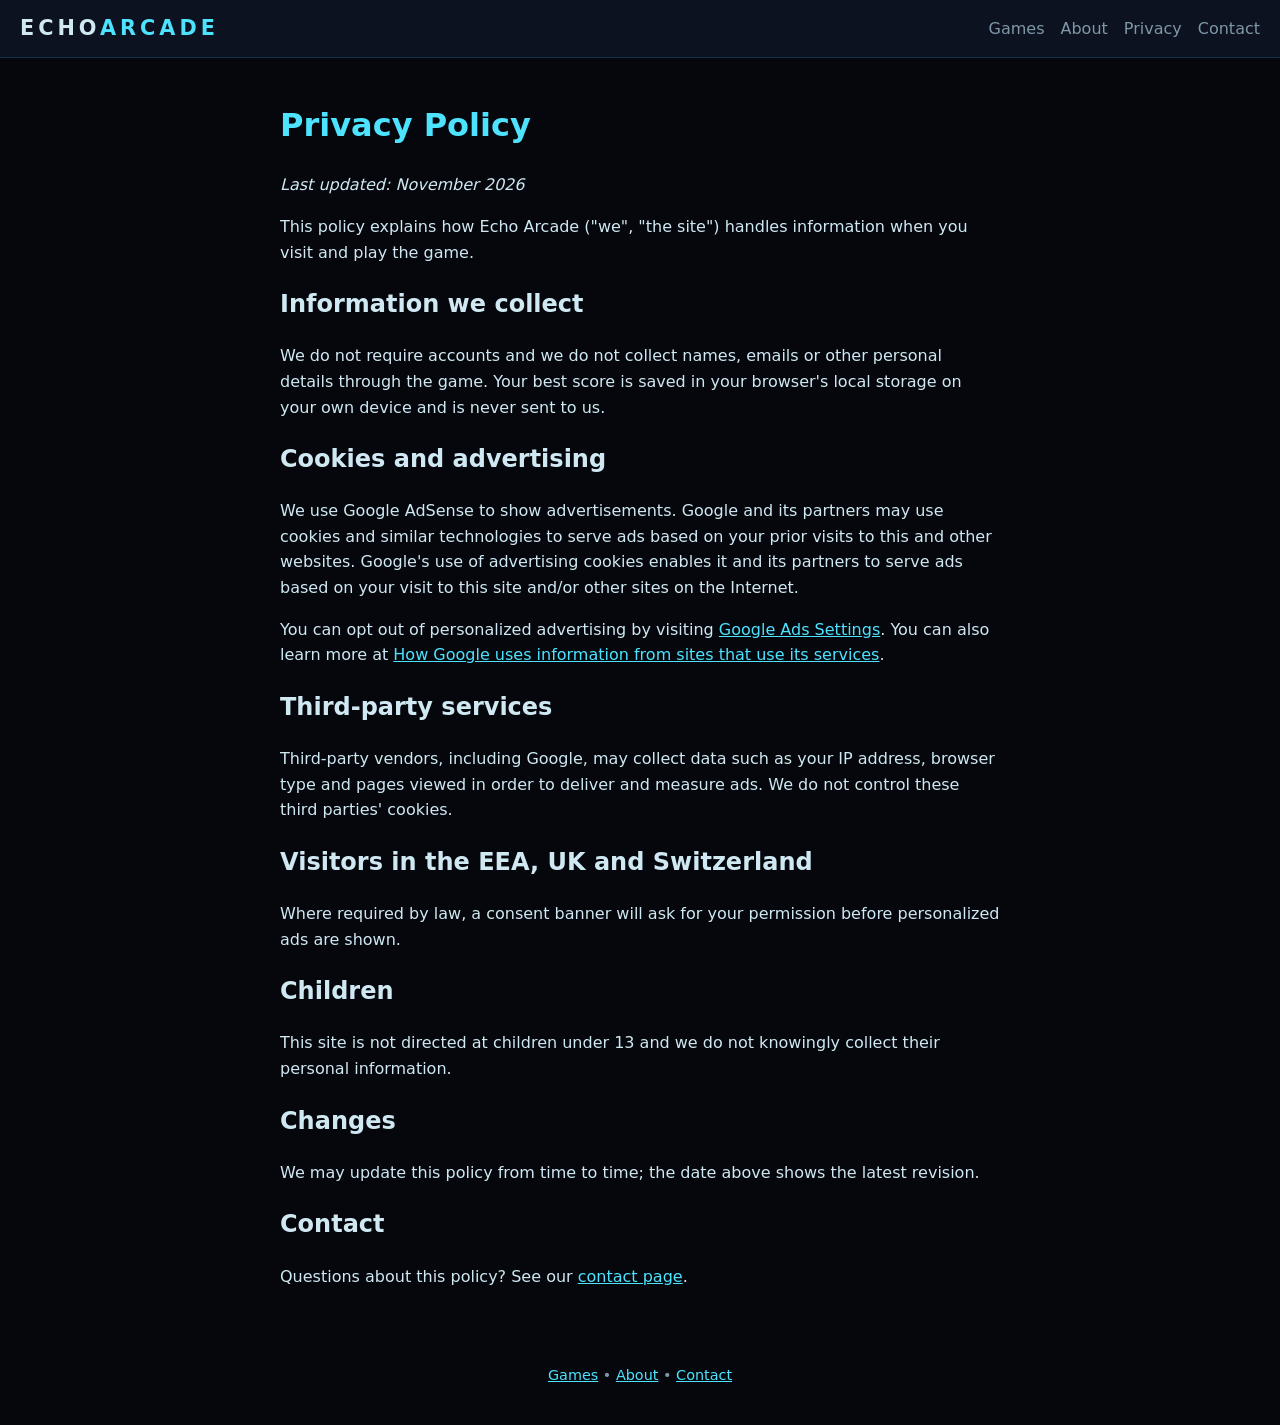
<file: privacy.html>
<!DOCTYPE html>
<html lang="en"><head><meta charset="utf-8"><meta name="viewport" content="width=device-width, initial-scale=1">
<title>Privacy Policy – Echo Arcade</title>
<style>:root{--bg:#05070d;--panel:#0c1220;--cyan:#4de3ff;--gold:#ffd04d;--red:#ff4d6a;--text:#cfe8f2;--muted:#7f97a6}
*{box-sizing:border-box}
html,body{margin:0;background:var(--bg);color:var(--text);font-family:system-ui,-apple-system,Segoe UI,Roboto,sans-serif;line-height:1.6}
a{color:var(--cyan)}
.top{display:flex;justify-content:space-between;align-items:center;padding:12px 20px;border-bottom:1px solid #12304a;background:var(--panel);flex-wrap:wrap;gap:8px}
.logo{font-weight:800;letter-spacing:4px;color:var(--text);text-decoration:none;font-size:1.3rem}
.logo span{color:var(--cyan)}
nav a{margin-left:16px;text-decoration:none;color:var(--muted)}
nav a:hover{color:var(--cyan)}
main{max-width:980px;margin:0 auto;padding:16px}
.hud{display:flex;flex-wrap:wrap;gap:8px 22px;justify-content:center;font-size:.85rem;color:var(--muted);letter-spacing:1px;margin-bottom:8px}
.hud b{color:var(--cyan);font-size:1rem}
.canvas-wrap{position:relative;border:1px solid #12304a;border-radius:10px;overflow:hidden;box-shadow:0 0 40px rgba(77,227,255,.12)}
canvas{display:block;width:100%;height:auto;background:#05070d;touch-action:none}
.overlay{position:absolute;inset:0;background:rgba(5,7,13,.92);display:flex;flex-direction:column;align-items:center;justify-content:center;text-align:center;padding:20px;gap:10px}
.overlay.hidden{display:none}
.overlay h1{margin:0;font-size:clamp(1.8rem,6vw,3rem);letter-spacing:8px;color:var(--cyan);text-shadow:0 0 20px var(--cyan)}
.overlay p{max-width:520px;margin:0}
.overlay small{color:var(--muted)}
button{font:inherit;cursor:pointer}
.big{background:var(--cyan);color:#001018;border:0;padding:12px 34px;border-radius:8px;font-weight:800;letter-spacing:2px}
.big:hover{filter:brightness(1.15)}
.pad{display:grid;grid-template-columns:repeat(3,64px);grid-template-areas:". up ping" "left down right";gap:8px;justify-content:center;margin:14px auto}
.pad button{background:var(--panel);color:var(--cyan);border:1px solid #1a4a66;border-radius:10px;height:56px;font-size:1.2rem;user-select:none;-webkit-user-select:none;touch-action:manipulation}
.pad button:active{background:#12304a}
.pad [data-d=up]{grid-area:up}.pad [data-d=left]{grid-area:left}.pad [data-d=down]{grid-area:down}.pad [data-d=right]{grid-area:right}
.pad .ping{grid-area:ping;background:var(--cyan);color:#001018;font-weight:800;font-size:.9rem}
@media(min-width:900px){.pad{opacity:.55}}
.adslot{min-height:10px;margin:16px 0;text-align:center}
.content{background:var(--panel);border:1px solid #12304a;border-radius:10px;padding:8px 24px 20px;margin-top:20px}
.content h2{color:var(--cyan);margin-top:22px}
.content h3{color:var(--gold);margin-bottom:4px}
footer{text-align:center;color:var(--muted);padding:24px 12px;font-size:.9rem}
.page{max-width:760px;margin:0 auto;padding:20px}
.page h1{color:var(--cyan)}
</style>
<script async src="https://pagead2.googlesyndication.com/pagead/js/adsbygoogle.js?client=ca-pub-6319811906363452" crossorigin="anonymous"></script>
</head><body>
<header class="top"><a class="logo" href="index.html">ECHO<span>ARCADE</span></a>
<nav><a href="index.html">Games</a><a href="about.html">About</a><a href="privacy.html">Privacy</a><a href="contact.html">Contact</a></nav></header>
<main class="page">
<h1>Privacy Policy</h1>
<p><i>Last updated: November 2026</i></p>
<p>This policy explains how Echo Arcade ("we", "the site") handles information when you visit and play the game.</p>
<h2>Information we collect</h2>
<p>We do not require accounts and we do not collect names, emails or other personal details through the game. Your best score is saved in your browser's local storage on your own device and is never sent to us.</p>
<h2>Cookies and advertising</h2>
<p>We use Google AdSense to show advertisements. Google and its partners may use cookies and similar technologies to serve ads based on your prior visits to this and other websites. Google's use of advertising cookies enables it and its partners to serve ads based on your visit to this site and/or other sites on the Internet.</p>
<p>You can opt out of personalized advertising by visiting <a href="https://adssettings.google.com" rel="noopener">Google Ads Settings</a>. You can also learn more at <a href="https://policies.google.com/technologies/ads" rel="noopener">How Google uses information from sites that use its services</a>.</p>
<h2>Third-party services</h2>
<p>Third-party vendors, including Google, may collect data such as your IP address, browser type and pages viewed in order to deliver and measure ads. We do not control these third parties' cookies.</p>
<h2>Visitors in the EEA, UK and Switzerland</h2>
<p>Where required by law, a consent banner will ask for your permission before personalized ads are shown.</p>
<h2>Children</h2>
<p>This site is not directed at children under 13 and we do not knowingly collect their personal information.</p>
<h2>Changes</h2>
<p>We may update this policy from time to time; the date above shows the latest revision.</p>
<h2>Contact</h2>
<p>Questions about this policy? See our <a href="contact.html">contact page</a>.</p>
</main>
<footer><p><a href="index.html">Games</a> • <a href="about.html">About</a> • <a href="contact.html">Contact</a></p></footer>
</body></html>
</file>
